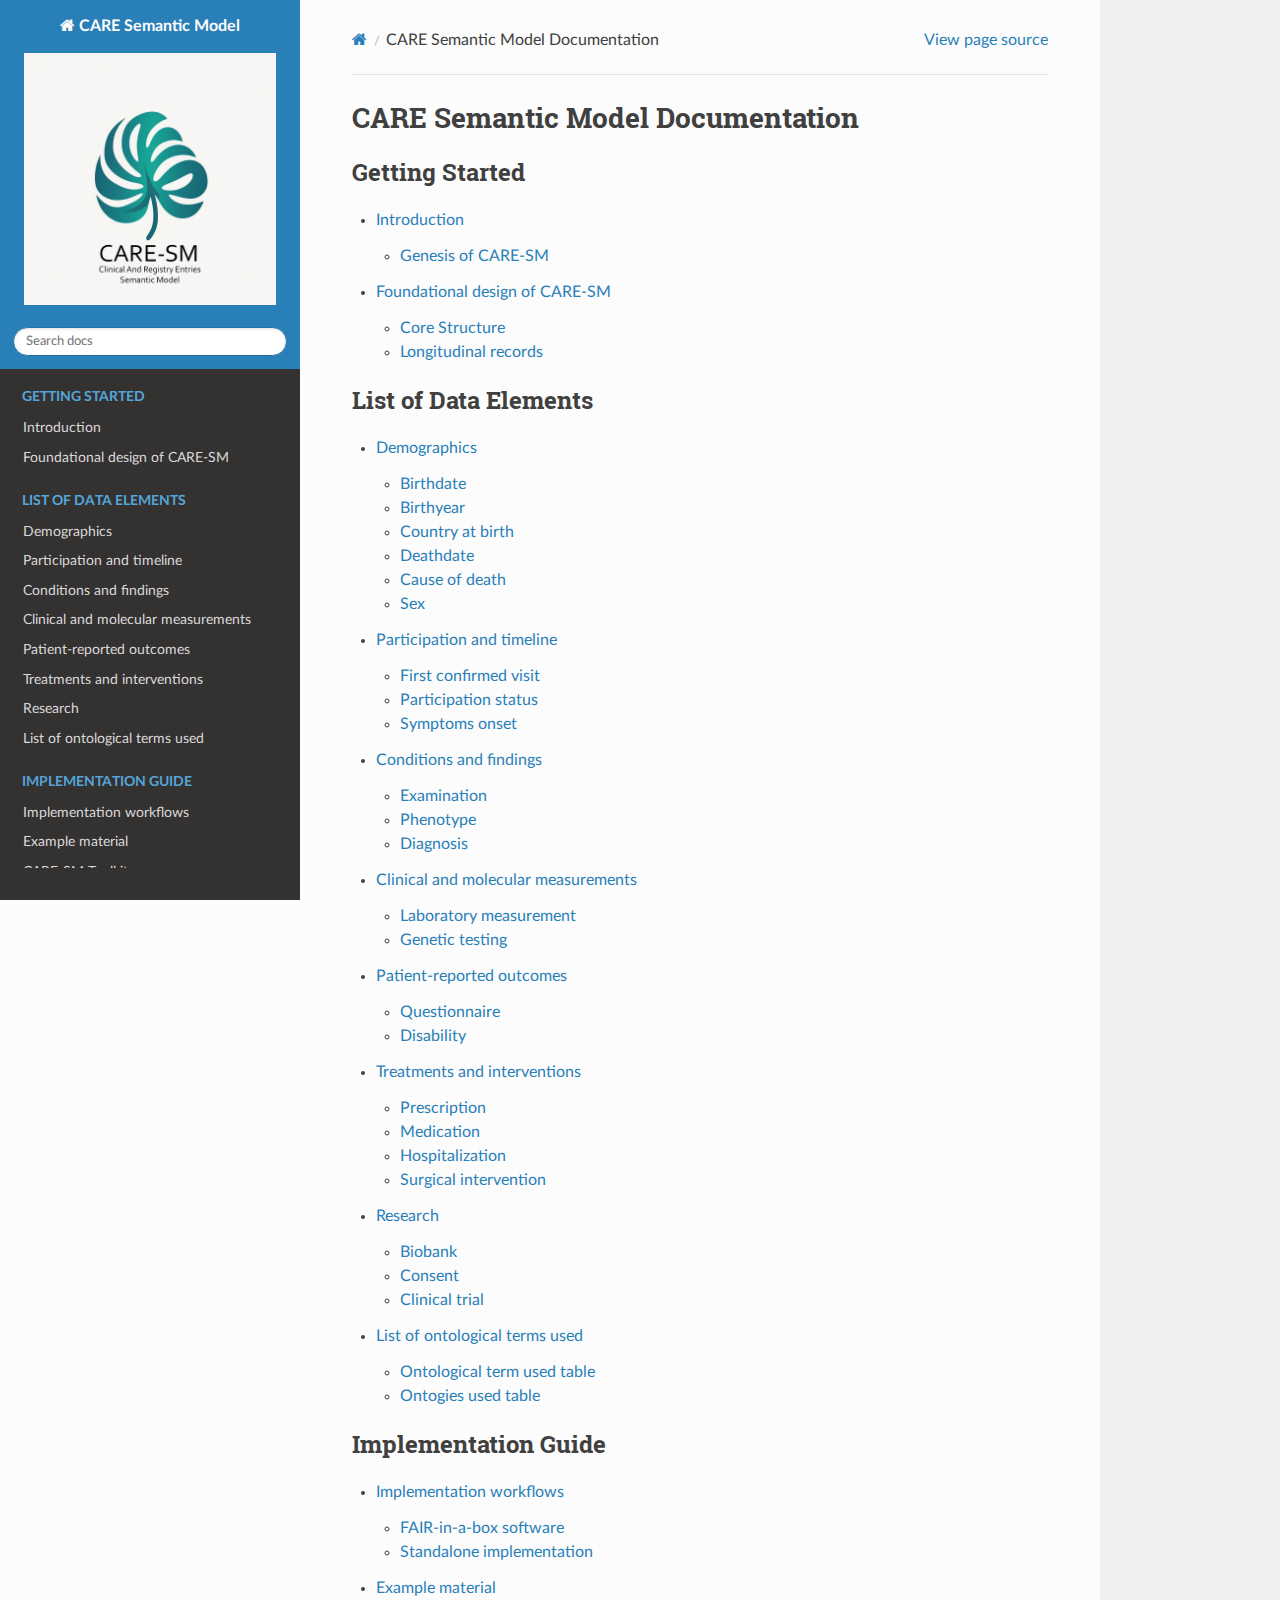
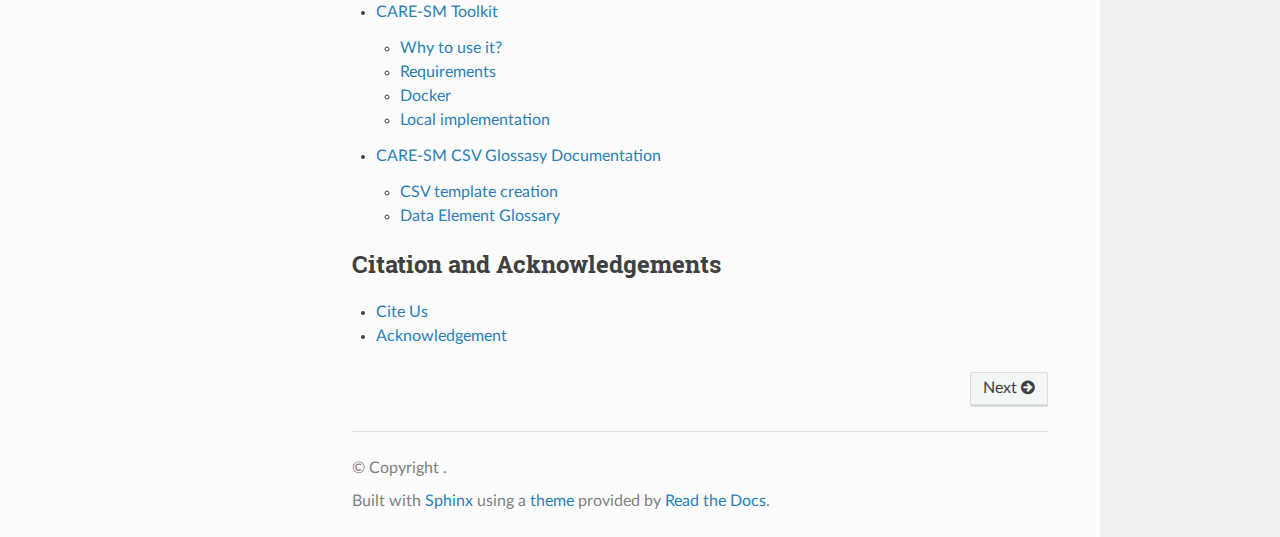
<file: docs/_build/html/index.html>
<!DOCTYPE html>
<html class="writer-html5" lang="en" data-content_root="./">
<head>
  <meta charset="utf-8" /><meta name="viewport" content="width=device-width, initial-scale=1" />

  <meta name="viewport" content="width=device-width, initial-scale=1.0" />
  <title>CARE Semantic Model Documentation &mdash; CARE Semantic Model  documentation</title>
      <link rel="stylesheet" type="text/css" href="_static/pygments.css?v=80d5e7a1" />
      <link rel="stylesheet" type="text/css" href="_static/css/theme.css?v=e59714d7" />
      <link rel="stylesheet" type="text/css" href="_static/custom.css?v=f03e79db" />

  
    <link rel="shortcut icon" href="_static/favicon.png"/>
      <script src="_static/jquery.js?v=5d32c60e"></script>
      <script src="_static/_sphinx_javascript_frameworks_compat.js?v=2cd50e6c"></script>
      <script src="_static/documentation_options.js?v=5929fcd5"></script>
      <script src="_static/doctools.js?v=9bcbadda"></script>
      <script src="_static/sphinx_highlight.js?v=dc90522c"></script>
    <script src="_static/js/theme.js"></script>
    <link rel="index" title="Index" href="genindex.html" />
    <link rel="search" title="Search" href="search.html" />
    <link rel="next" title="Introduction" href="introduction.html" /> 
</head>

<body class="wy-body-for-nav"> 
  <div class="wy-grid-for-nav">
    <nav data-toggle="wy-nav-shift" class="wy-nav-side">
      <div class="wy-side-scroll">
        <div class="wy-side-nav-search" >

          
          
          <a href="#" class="icon icon-home">
            CARE Semantic Model
              <img src="_static/care-sm.png" class="logo" alt="Logo"/>
          </a>
<div role="search">
  <form id="rtd-search-form" class="wy-form" action="search.html" method="get">
    <input type="text" name="q" placeholder="Search docs" aria-label="Search docs" />
    <input type="hidden" name="check_keywords" value="yes" />
    <input type="hidden" name="area" value="default" />
  </form>
</div>
        </div><div class="wy-menu wy-menu-vertical" data-spy="affix" role="navigation" aria-label="Navigation menu">
              <p class="caption" role="heading"><span class="caption-text">Getting Started</span></p>
<ul>
<li class="toctree-l1"><a class="reference internal" href="introduction.html">Introduction</a></li>
<li class="toctree-l1"><a class="reference internal" href="introduction.html#foundational-design-of-care-sm">Foundational design of CARE-SM</a></li>
</ul>
<p class="caption" role="heading"><span class="caption-text">List of Data Elements</span></p>
<ul>
<li class="toctree-l1"><a class="reference internal" href="data_elements.html">Demographics</a></li>
<li class="toctree-l1"><a class="reference internal" href="data_elements.html#participation-and-timeline">Participation and timeline</a></li>
<li class="toctree-l1"><a class="reference internal" href="data_elements.html#conditions-and-findings">Conditions and findings</a></li>
<li class="toctree-l1"><a class="reference internal" href="data_elements.html#clinical-and-molecular-measurements">Clinical and molecular measurements</a></li>
<li class="toctree-l1"><a class="reference internal" href="data_elements.html#patient-reported-outcomes">Patient-reported outcomes</a></li>
<li class="toctree-l1"><a class="reference internal" href="data_elements.html#treatments-and-interventions">Treatments and interventions</a></li>
<li class="toctree-l1"><a class="reference internal" href="data_elements.html#research">Research</a></li>
<li class="toctree-l1"><a class="reference internal" href="data_elements.html#list-of-ontological-terms-used">List of ontological terms used</a></li>
</ul>
<p class="caption" role="heading"><span class="caption-text">Implementation Guide</span></p>
<ul>
<li class="toctree-l1"><a class="reference internal" href="implementation.html">Implementation workflows</a></li>
<li class="toctree-l1"><a class="reference internal" href="implementation.html#example-material">Example material</a></li>
<li class="toctree-l1"><a class="reference internal" href="toolkit.html">CARE-SM Toolkit</a></li>
<li class="toctree-l1"><a class="reference internal" href="glossary.html">CARE-SM CSV Glossasy Documentation</a></li>
</ul>
<p class="caption" role="heading"><span class="caption-text">Citation and Acknowledgements</span></p>
<ul>
<li class="toctree-l1"><a class="reference internal" href="cite.html">Cite Us</a></li>
<li class="toctree-l1"><a class="reference internal" href="acknowledgement.html">Acknowledgement</a></li>
</ul>

        </div>
      </div>
    </nav>

    <section data-toggle="wy-nav-shift" class="wy-nav-content-wrap"><nav class="wy-nav-top" aria-label="Mobile navigation menu" >
          <i data-toggle="wy-nav-top" class="fa fa-bars"></i>
          <a href="#">CARE Semantic Model</a>
      </nav>

      <div class="wy-nav-content">
        <div class="rst-content">
          <div role="navigation" aria-label="Page navigation">
  <ul class="wy-breadcrumbs">
      <li><a href="#" class="icon icon-home" aria-label="Home"></a></li>
      <li class="breadcrumb-item active">CARE Semantic Model Documentation</li>
      <li class="wy-breadcrumbs-aside">
            <a href="_sources/index.md.txt" rel="nofollow"> View page source</a>
      </li>
  </ul>
  <hr/>
</div>
          <div role="main" class="document" itemscope="itemscope" itemtype="http://schema.org/Article">
           <div itemprop="articleBody">
             
  <section id="care-semantic-model-documentation">
<h1>CARE Semantic Model Documentation<a class="headerlink" href="#care-semantic-model-documentation" title="Link to this heading"></a></h1>
<div class="toctree-wrapper compound">
<p class="caption" role="heading"><span class="caption-text">Getting Started</span></p>
<ul>
<li class="toctree-l1"><a class="reference internal" href="introduction.html">Introduction</a><ul>
<li class="toctree-l2"><a class="reference internal" href="introduction.html#genesis-of-care-sm">Genesis of CARE-SM</a></li>
</ul>
</li>
<li class="toctree-l1"><a class="reference internal" href="introduction.html#foundational-design-of-care-sm">Foundational design of CARE-SM</a><ul>
<li class="toctree-l2"><a class="reference internal" href="introduction.html#core-structure">Core Structure</a></li>
<li class="toctree-l2"><a class="reference internal" href="introduction.html#longitudinal-records">Longitudinal records</a></li>
</ul>
</li>
</ul>
</div>
<div class="toctree-wrapper compound">
<p class="caption" role="heading"><span class="caption-text">List of Data Elements</span></p>
<ul>
<li class="toctree-l1"><a class="reference internal" href="data_elements.html">Demographics</a><ul>
<li class="toctree-l2"><a class="reference internal" href="data_elements.html#birthdate">Birthdate</a></li>
<li class="toctree-l2"><a class="reference internal" href="data_elements.html#birthyear">Birthyear</a></li>
<li class="toctree-l2"><a class="reference internal" href="data_elements.html#country-at-birth">Country at birth</a></li>
<li class="toctree-l2"><a class="reference internal" href="data_elements.html#deathdate">Deathdate</a></li>
<li class="toctree-l2"><a class="reference internal" href="data_elements.html#cause-of-death">Cause of death</a></li>
<li class="toctree-l2"><a class="reference internal" href="data_elements.html#sex">Sex</a></li>
</ul>
</li>
<li class="toctree-l1"><a class="reference internal" href="data_elements.html#participation-and-timeline">Participation and timeline</a><ul>
<li class="toctree-l2"><a class="reference internal" href="data_elements.html#first-confirmed-visit">First confirmed visit</a></li>
<li class="toctree-l2"><a class="reference internal" href="data_elements.html#participation-status">Participation status</a></li>
<li class="toctree-l2"><a class="reference internal" href="data_elements.html#symptoms-onset">Symptoms onset</a></li>
</ul>
</li>
<li class="toctree-l1"><a class="reference internal" href="data_elements.html#conditions-and-findings">Conditions and findings</a><ul>
<li class="toctree-l2"><a class="reference internal" href="data_elements.html#examination">Examination</a></li>
<li class="toctree-l2"><a class="reference internal" href="data_elements.html#phenotype">Phenotype</a></li>
<li class="toctree-l2"><a class="reference internal" href="data_elements.html#diagnosis">Diagnosis</a></li>
</ul>
</li>
<li class="toctree-l1"><a class="reference internal" href="data_elements.html#clinical-and-molecular-measurements">Clinical and molecular measurements</a><ul>
<li class="toctree-l2"><a class="reference internal" href="data_elements.html#laboratory-measurement">Laboratory measurement</a></li>
<li class="toctree-l2"><a class="reference internal" href="data_elements.html#genetic-testing">Genetic testing</a></li>
</ul>
</li>
<li class="toctree-l1"><a class="reference internal" href="data_elements.html#patient-reported-outcomes">Patient-reported outcomes</a><ul>
<li class="toctree-l2"><a class="reference internal" href="data_elements.html#questionnaire">Questionnaire</a></li>
<li class="toctree-l2"><a class="reference internal" href="data_elements.html#disability">Disability</a></li>
</ul>
</li>
<li class="toctree-l1"><a class="reference internal" href="data_elements.html#treatments-and-interventions">Treatments and interventions</a><ul>
<li class="toctree-l2"><a class="reference internal" href="data_elements.html#prescription">Prescription</a></li>
<li class="toctree-l2"><a class="reference internal" href="data_elements.html#medication">Medication</a></li>
<li class="toctree-l2"><a class="reference internal" href="data_elements.html#hospitalization">Hospitalization</a></li>
<li class="toctree-l2"><a class="reference internal" href="data_elements.html#surgical-intervention">Surgical intervention</a></li>
</ul>
</li>
<li class="toctree-l1"><a class="reference internal" href="data_elements.html#research">Research</a><ul>
<li class="toctree-l2"><a class="reference internal" href="data_elements.html#biobank">Biobank</a></li>
<li class="toctree-l2"><a class="reference internal" href="data_elements.html#consent">Consent</a></li>
<li class="toctree-l2"><a class="reference internal" href="data_elements.html#clinical-trial">Clinical trial</a></li>
</ul>
</li>
<li class="toctree-l1"><a class="reference internal" href="data_elements.html#list-of-ontological-terms-used">List of ontological terms used</a><ul>
<li class="toctree-l2"><a class="reference internal" href="data_elements.html#ontological-term-used-table">Ontological term used table</a></li>
<li class="toctree-l2"><a class="reference internal" href="data_elements.html#ontogies-used-table">Ontogies used table</a></li>
</ul>
</li>
</ul>
</div>
<div class="toctree-wrapper compound">
<p class="caption" role="heading"><span class="caption-text">Implementation Guide</span></p>
<ul>
<li class="toctree-l1"><a class="reference internal" href="implementation.html">Implementation workflows</a><ul>
<li class="toctree-l2"><a class="reference internal" href="implementation.html#fair-in-a-box-software">FAIR-in-a-box software</a></li>
<li class="toctree-l2"><a class="reference internal" href="implementation.html#standalone-implementation">Standalone implementation</a></li>
</ul>
</li>
<li class="toctree-l1"><a class="reference internal" href="implementation.html#example-material">Example material</a></li>
<li class="toctree-l1"><a class="reference internal" href="toolkit.html">CARE-SM Toolkit</a><ul>
<li class="toctree-l2"><a class="reference internal" href="toolkit.html#why-to-use-it">Why to use it?</a></li>
<li class="toctree-l2"><a class="reference internal" href="toolkit.html#requirements">Requirements</a></li>
<li class="toctree-l2"><a class="reference internal" href="toolkit.html#docker">Docker</a></li>
<li class="toctree-l2"><a class="reference internal" href="toolkit.html#local-implementation">Local implementation</a></li>
</ul>
</li>
<li class="toctree-l1"><a class="reference internal" href="glossary.html">CARE-SM CSV Glossasy Documentation</a><ul>
<li class="toctree-l2"><a class="reference internal" href="glossary.html#csv-template-creation">CSV template creation</a></li>
<li class="toctree-l2"><a class="reference internal" href="glossary.html#data-element-glossary">Data Element Glossary</a></li>
</ul>
</li>
</ul>
</div>
<div class="toctree-wrapper compound">
<p class="caption" role="heading"><span class="caption-text">Citation and Acknowledgements</span></p>
<ul>
<li class="toctree-l1"><a class="reference internal" href="cite.html">Cite Us</a></li>
<li class="toctree-l1"><a class="reference internal" href="acknowledgement.html">Acknowledgement</a></li>
</ul>
</div>
</section>


           </div>
          </div>
          <footer><div class="rst-footer-buttons" role="navigation" aria-label="Footer">
        <a href="introduction.html" class="btn btn-neutral float-right" title="Introduction" accesskey="n" rel="next">Next <span class="fa fa-arrow-circle-right" aria-hidden="true"></span></a>
    </div>

  <hr/>

  <div role="contentinfo">
    <p>&#169; Copyright .</p>
  </div>

  Built with <a href="https://www.sphinx-doc.org/">Sphinx</a> using a
    <a href="https://github.com/readthedocs/sphinx_rtd_theme">theme</a>
    provided by <a href="https://readthedocs.org">Read the Docs</a>.
   

</footer>
        </div>
      </div>
    </section>
  </div>
  <script>
      jQuery(function () {
          SphinxRtdTheme.Navigation.enable(true);
      });
  </script> 

</body>
</html>
</file>
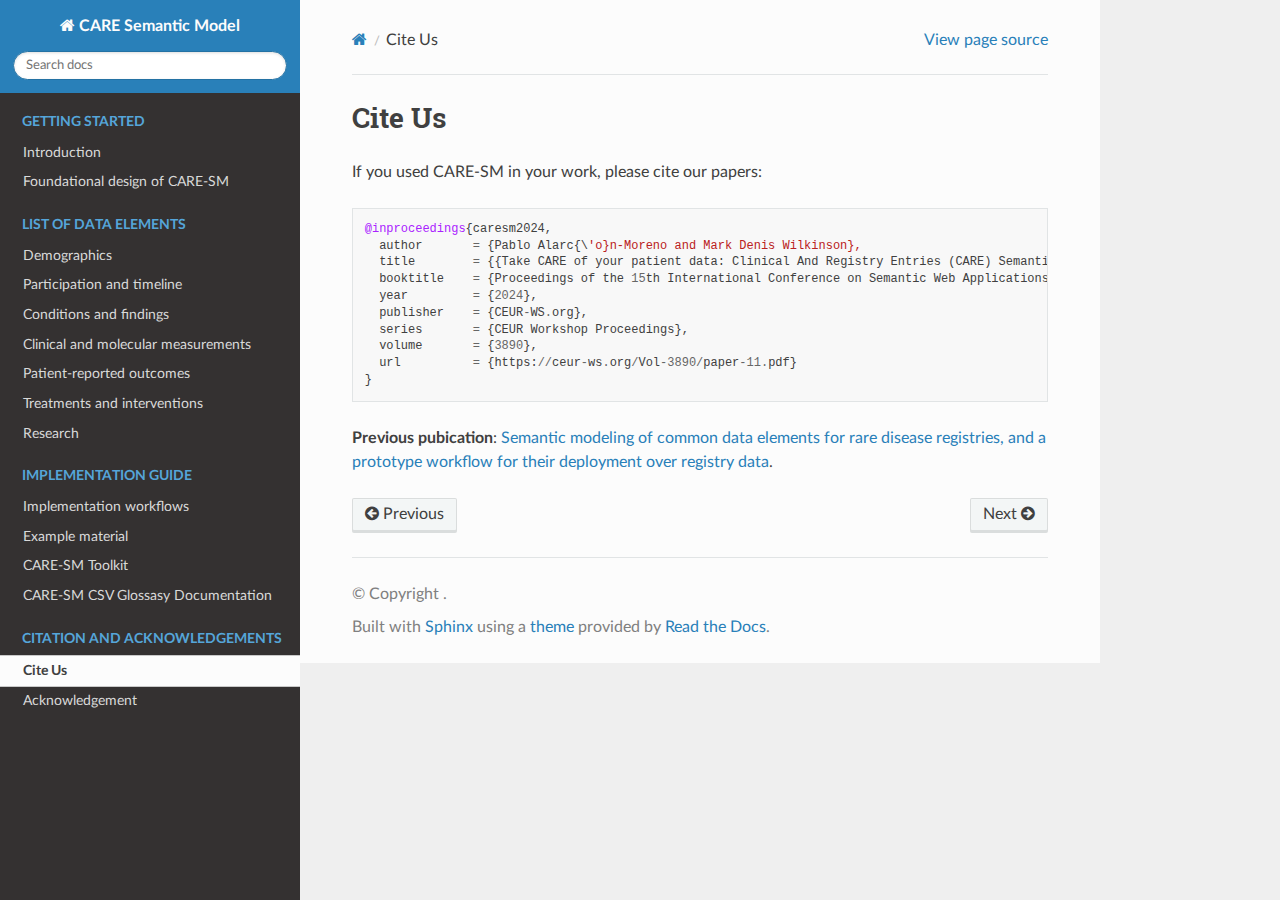
<file: docs/_build/html/cite.html>
<!DOCTYPE html>
<html class="writer-html5" lang="en" data-content_root="./">
<head>
  <meta charset="utf-8" /><meta name="viewport" content="width=device-width, initial-scale=1" />

  <meta name="viewport" content="width=device-width, initial-scale=1.0" />
  <title>Cite Us &mdash; CARE Semantic Model  documentation</title>
      <link rel="stylesheet" type="text/css" href="_static/pygments.css?v=80d5e7a1" />
      <link rel="stylesheet" type="text/css" href="_static/css/theme.css?v=e59714d7" />
      <link rel="stylesheet" type="text/css" href="_static/custom.css?v=f03e79db" />

  
    <link rel="shortcut icon" href="_static/favicon.png"/>
      <script src="_static/jquery.js?v=5d32c60e"></script>
      <script src="_static/_sphinx_javascript_frameworks_compat.js?v=2cd50e6c"></script>
      <script src="_static/documentation_options.js?v=5929fcd5"></script>
      <script src="_static/doctools.js?v=9bcbadda"></script>
      <script src="_static/sphinx_highlight.js?v=dc90522c"></script>
    <script src="_static/js/theme.js"></script>
    <link rel="index" title="Index" href="genindex.html" />
    <link rel="search" title="Search" href="search.html" />
    <link rel="next" title="Acknowledgement" href="acknowledgement.html" />
    <link rel="prev" title="CARE-SM CSV Glossasy Documentation" href="glossary.html" /> 
</head>

<body class="wy-body-for-nav"> 
  <div class="wy-grid-for-nav">
    <nav data-toggle="wy-nav-shift" class="wy-nav-side">
      <div class="wy-side-scroll">
        <div class="wy-side-nav-search" >

          
          
          <a href="index.html" class="icon icon-home">
            CARE Semantic Model
          </a>
<div role="search">
  <form id="rtd-search-form" class="wy-form" action="search.html" method="get">
    <input type="text" name="q" placeholder="Search docs" aria-label="Search docs" />
    <input type="hidden" name="check_keywords" value="yes" />
    <input type="hidden" name="area" value="default" />
  </form>
</div>
        </div><div class="wy-menu wy-menu-vertical" data-spy="affix" role="navigation" aria-label="Navigation menu">
              <p class="caption" role="heading"><span class="caption-text">Getting Started</span></p>
<ul>
<li class="toctree-l1"><a class="reference internal" href="introduction.html">Introduction</a></li>
<li class="toctree-l1"><a class="reference internal" href="introduction.html#foundational-design-of-care-sm">Foundational design of CARE-SM</a></li>
</ul>
<p class="caption" role="heading"><span class="caption-text">List of Data Elements</span></p>
<ul>
<li class="toctree-l1"><a class="reference internal" href="data_elements.html">Demographics</a></li>
<li class="toctree-l1"><a class="reference internal" href="data_elements.html#participation-and-timeline">Participation and timeline</a></li>
<li class="toctree-l1"><a class="reference internal" href="data_elements.html#conditions-and-findings">Conditions and findings</a></li>
<li class="toctree-l1"><a class="reference internal" href="data_elements.html#clinical-and-molecular-measurements">Clinical and molecular measurements</a></li>
<li class="toctree-l1"><a class="reference internal" href="data_elements.html#patient-reported-outcomes">Patient-reported outcomes</a></li>
<li class="toctree-l1"><a class="reference internal" href="data_elements.html#treatments-and-interventions">Treatments and interventions</a></li>
<li class="toctree-l1"><a class="reference internal" href="data_elements.html#research">Research</a></li>
</ul>
<p class="caption" role="heading"><span class="caption-text">Implementation Guide</span></p>
<ul>
<li class="toctree-l1"><a class="reference internal" href="implementation.html">Implementation workflows</a></li>
<li class="toctree-l1"><a class="reference internal" href="implementation.html#example-material">Example material</a></li>
<li class="toctree-l1"><a class="reference internal" href="toolkit.html">CARE-SM Toolkit</a></li>
<li class="toctree-l1"><a class="reference internal" href="glossary.html">CARE-SM CSV Glossasy Documentation</a></li>
</ul>
<p class="caption" role="heading"><span class="caption-text">Citation and Acknowledgements</span></p>
<ul class="current">
<li class="toctree-l1 current"><a class="current reference internal" href="#">Cite Us</a></li>
<li class="toctree-l1"><a class="reference internal" href="acknowledgement.html">Acknowledgement</a></li>
</ul>

        </div>
      </div>
    </nav>

    <section data-toggle="wy-nav-shift" class="wy-nav-content-wrap"><nav class="wy-nav-top" aria-label="Mobile navigation menu" >
          <i data-toggle="wy-nav-top" class="fa fa-bars"></i>
          <a href="index.html">CARE Semantic Model</a>
      </nav>

      <div class="wy-nav-content">
        <div class="rst-content">
          <div role="navigation" aria-label="Page navigation">
  <ul class="wy-breadcrumbs">
      <li><a href="index.html" class="icon icon-home" aria-label="Home"></a></li>
      <li class="breadcrumb-item active">Cite Us</li>
      <li class="wy-breadcrumbs-aside">
            <a href="_sources/cite.md.txt" rel="nofollow"> View page source</a>
      </li>
  </ul>
  <hr/>
</div>
          <div role="main" class="document" itemscope="itemscope" itemtype="http://schema.org/Article">
           <div itemprop="articleBody">
             
  <section id="cite-us">
<h1>Cite Us<a class="headerlink" href="#cite-us" title="Link to this heading"></a></h1>
<p>If you used CARE-SM in your work, please cite our papers:</p>
<div class="highlight-default notranslate"><div class="highlight"><pre><span></span><span class="nd">@inproceedings</span><span class="p">{</span><span class="n">caresm2024</span><span class="p">,</span>
  <span class="n">author</span>       <span class="o">=</span> <span class="p">{</span><span class="n">Pablo</span> <span class="n">Alarc</span><span class="p">{</span>\<span class="s1">&#39;o}n-Moreno and Mark Denis Wilkinson},</span>
  <span class="n">title</span>        <span class="o">=</span> <span class="p">{{</span><span class="n">Take</span> <span class="n">CARE</span> <span class="n">of</span> <span class="n">your</span> <span class="n">patient</span> <span class="n">data</span><span class="p">:</span> <span class="n">Clinical</span> <span class="n">And</span> <span class="n">Registry</span> <span class="n">Entries</span> <span class="p">(</span><span class="n">CARE</span><span class="p">)</span> <span class="n">Semantic</span> <span class="n">Model</span><span class="p">}},</span>
  <span class="n">booktitle</span>    <span class="o">=</span> <span class="p">{</span><span class="n">Proceedings</span> <span class="n">of</span> <span class="n">the</span> <span class="mi">15</span><span class="n">th</span> <span class="n">International</span> <span class="n">Conference</span> <span class="n">on</span> <span class="n">Semantic</span> <span class="n">Web</span> <span class="n">Applications</span> <span class="ow">and</span> <span class="n">Tools</span> <span class="k">for</span> <span class="n">Health</span> <span class="n">Care</span> <span class="ow">and</span> <span class="n">Life</span> <span class="n">Sciences</span> <span class="p">(</span><span class="n">SWAT4HCLS</span> <span class="mi">2024</span><span class="p">)},</span>
  <span class="n">year</span>         <span class="o">=</span> <span class="p">{</span><span class="mi">2024</span><span class="p">},</span>
  <span class="n">publisher</span>    <span class="o">=</span> <span class="p">{</span><span class="n">CEUR</span><span class="o">-</span><span class="n">WS</span><span class="o">.</span><span class="n">org</span><span class="p">},</span>
  <span class="n">series</span>       <span class="o">=</span> <span class="p">{</span><span class="n">CEUR</span> <span class="n">Workshop</span> <span class="n">Proceedings</span><span class="p">},</span>
  <span class="n">volume</span>       <span class="o">=</span> <span class="p">{</span><span class="mi">3890</span><span class="p">},</span>
  <span class="n">url</span>          <span class="o">=</span> <span class="p">{</span><span class="n">https</span><span class="p">:</span><span class="o">//</span><span class="n">ceur</span><span class="o">-</span><span class="n">ws</span><span class="o">.</span><span class="n">org</span><span class="o">/</span><span class="n">Vol</span><span class="o">-</span><span class="mi">3890</span><span class="o">/</span><span class="n">paper</span><span class="o">-</span><span class="mf">11.</span><span class="n">pdf</span><span class="p">}</span>
<span class="p">}</span>
</pre></div>
</div>
<p><strong>Previous pubication</strong>: <a class="reference external" href="https://doi.org/10.1186/s13326-022-00264-6">Semantic modeling of common data elements for rare disease registries, and a prototype workflow for their deployment over registry data</a>.</p>
</section>


           </div>
          </div>
          <footer><div class="rst-footer-buttons" role="navigation" aria-label="Footer">
        <a href="glossary.html" class="btn btn-neutral float-left" title="CARE-SM CSV Glossasy Documentation" accesskey="p" rel="prev"><span class="fa fa-arrow-circle-left" aria-hidden="true"></span> Previous</a>
        <a href="acknowledgement.html" class="btn btn-neutral float-right" title="Acknowledgement" accesskey="n" rel="next">Next <span class="fa fa-arrow-circle-right" aria-hidden="true"></span></a>
    </div>

  <hr/>

  <div role="contentinfo">
    <p>&#169; Copyright .</p>
  </div>

  Built with <a href="https://www.sphinx-doc.org/">Sphinx</a> using a
    <a href="https://github.com/readthedocs/sphinx_rtd_theme">theme</a>
    provided by <a href="https://readthedocs.org">Read the Docs</a>.
   

</footer>
        </div>
      </div>
    </section>
  </div>
  <script>
      jQuery(function () {
          SphinxRtdTheme.Navigation.enable(true);
      });
  </script> 

</body>
</html>
</file>
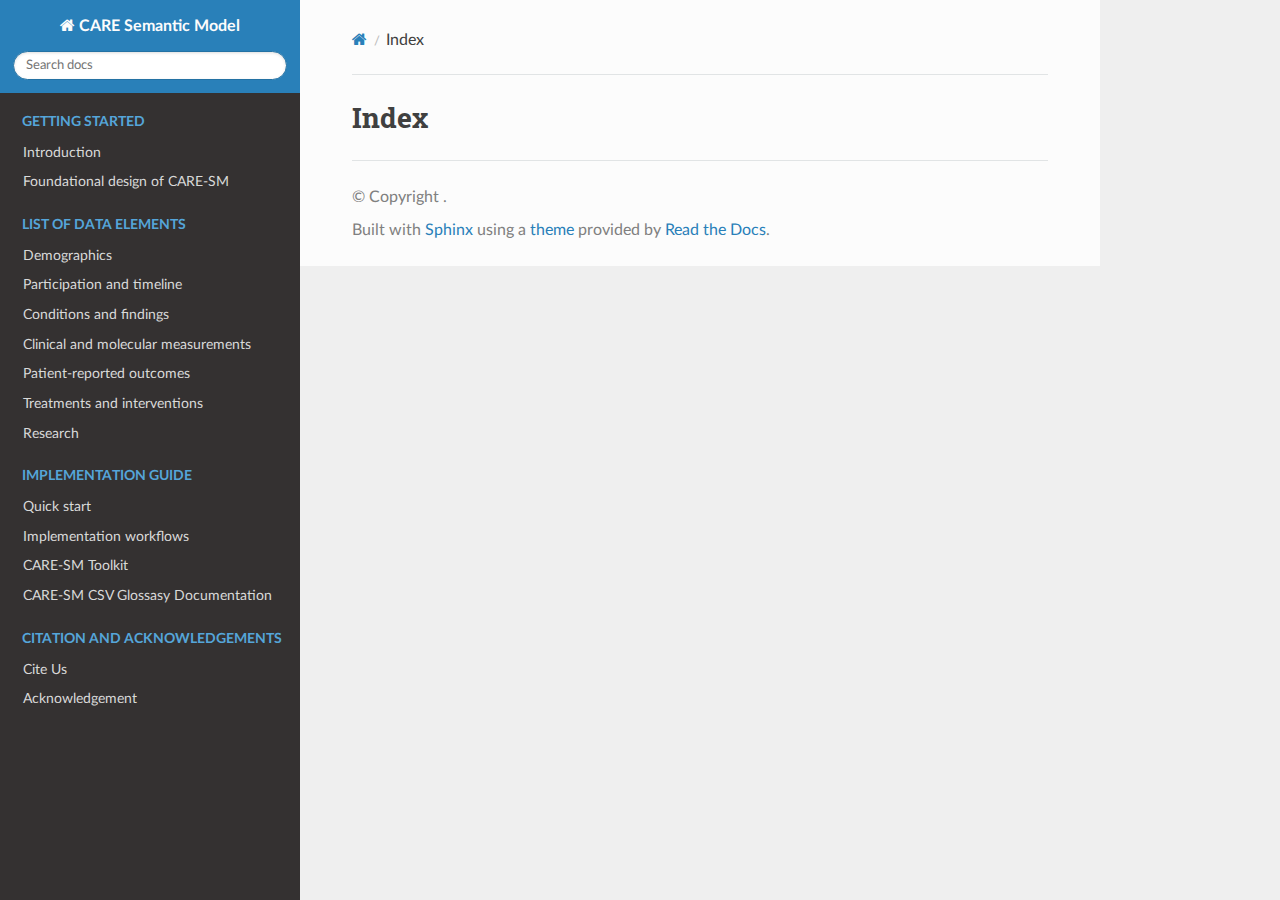
<file: docs/_build/html/genindex.html>
<!DOCTYPE html>
<html class="writer-html5" lang="en" data-content_root="./">
<head>
  <meta charset="utf-8" />
  <meta name="viewport" content="width=device-width, initial-scale=1.0" />
  <title>Index &mdash; CARE Semantic Model  documentation</title>
      <link rel="stylesheet" type="text/css" href="_static/pygments.css?v=80d5e7a1" />
      <link rel="stylesheet" type="text/css" href="_static/css/theme.css?v=e59714d7" />
      <link rel="stylesheet" type="text/css" href="_static/custom.css?v=f03e79db" />

  
    <link rel="shortcut icon" href="_static/favicon.png"/>
      <script src="_static/jquery.js?v=5d32c60e"></script>
      <script src="_static/_sphinx_javascript_frameworks_compat.js?v=2cd50e6c"></script>
      <script src="_static/documentation_options.js?v=5929fcd5"></script>
      <script src="_static/doctools.js?v=9bcbadda"></script>
      <script src="_static/sphinx_highlight.js?v=dc90522c"></script>
    <script src="_static/js/theme.js"></script>
    <link rel="index" title="Index" href="#" />
    <link rel="search" title="Search" href="search.html" /> 
</head>

<body class="wy-body-for-nav"> 
  <div class="wy-grid-for-nav">
    <nav data-toggle="wy-nav-shift" class="wy-nav-side">
      <div class="wy-side-scroll">
        <div class="wy-side-nav-search" >

          
          
          <a href="index.html" class="icon icon-home">
            CARE Semantic Model
          </a>
<div role="search">
  <form id="rtd-search-form" class="wy-form" action="search.html" method="get">
    <input type="text" name="q" placeholder="Search docs" aria-label="Search docs" />
    <input type="hidden" name="check_keywords" value="yes" />
    <input type="hidden" name="area" value="default" />
  </form>
</div>
        </div><div class="wy-menu wy-menu-vertical" data-spy="affix" role="navigation" aria-label="Navigation menu">
              <p class="caption" role="heading"><span class="caption-text">Getting Started</span></p>
<ul>
<li class="toctree-l1"><a class="reference internal" href="introduction.html">Introduction</a></li>
<li class="toctree-l1"><a class="reference internal" href="introduction.html#foundational-design-of-care-sm">Foundational design of CARE-SM</a></li>
</ul>
<p class="caption" role="heading"><span class="caption-text">List of Data Elements</span></p>
<ul>
<li class="toctree-l1"><a class="reference internal" href="data_elements.html">Demographics</a></li>
<li class="toctree-l1"><a class="reference internal" href="data_elements.html#participation-and-timeline">Participation and timeline</a></li>
<li class="toctree-l1"><a class="reference internal" href="data_elements.html#conditions-and-findings">Conditions and findings</a></li>
<li class="toctree-l1"><a class="reference internal" href="data_elements.html#clinical-and-molecular-measurements">Clinical and molecular measurements</a></li>
<li class="toctree-l1"><a class="reference internal" href="data_elements.html#patient-reported-outcomes">Patient-reported outcomes</a></li>
<li class="toctree-l1"><a class="reference internal" href="data_elements.html#treatments-and-interventions">Treatments and interventions</a></li>
<li class="toctree-l1"><a class="reference internal" href="data_elements.html#research">Research</a></li>
</ul>
<p class="caption" role="heading"><span class="caption-text">Implementation Guide</span></p>
<ul>
<li class="toctree-l1"><a class="reference internal" href="implementation.html">Quick start</a></li>
<li class="toctree-l1"><a class="reference internal" href="implementation.html#implementation-workflows">Implementation workflows</a></li>
<li class="toctree-l1"><a class="reference internal" href="toolkit.html">CARE-SM Toolkit</a></li>
<li class="toctree-l1"><a class="reference internal" href="glossary.html">CARE-SM CSV Glossasy Documentation</a></li>
</ul>
<p class="caption" role="heading"><span class="caption-text">Citation and Acknowledgements</span></p>
<ul>
<li class="toctree-l1"><a class="reference internal" href="cite.html">Cite Us</a></li>
<li class="toctree-l1"><a class="reference internal" href="acknowledgement.html">Acknowledgement</a></li>
</ul>

        </div>
      </div>
    </nav>

    <section data-toggle="wy-nav-shift" class="wy-nav-content-wrap"><nav class="wy-nav-top" aria-label="Mobile navigation menu" >
          <i data-toggle="wy-nav-top" class="fa fa-bars"></i>
          <a href="index.html">CARE Semantic Model</a>
      </nav>

      <div class="wy-nav-content">
        <div class="rst-content">
          <div role="navigation" aria-label="Page navigation">
  <ul class="wy-breadcrumbs">
      <li><a href="index.html" class="icon icon-home" aria-label="Home"></a></li>
      <li class="breadcrumb-item active">Index</li>
      <li class="wy-breadcrumbs-aside">
      </li>
  </ul>
  <hr/>
</div>
          <div role="main" class="document" itemscope="itemscope" itemtype="http://schema.org/Article">
           <div itemprop="articleBody">
             

<h1 id="index">Index</h1>

<div class="genindex-jumpbox">
 
</div>


           </div>
          </div>
          <footer>

  <hr/>

  <div role="contentinfo">
    <p>&#169; Copyright .</p>
  </div>

  Built with <a href="https://www.sphinx-doc.org/">Sphinx</a> using a
    <a href="https://github.com/readthedocs/sphinx_rtd_theme">theme</a>
    provided by <a href="https://readthedocs.org">Read the Docs</a>.
   

</footer>
        </div>
      </div>
    </section>
  </div>
  <script>
      jQuery(function () {
          SphinxRtdTheme.Navigation.enable(true);
      });
  </script> 

</body>
</html>
</file>
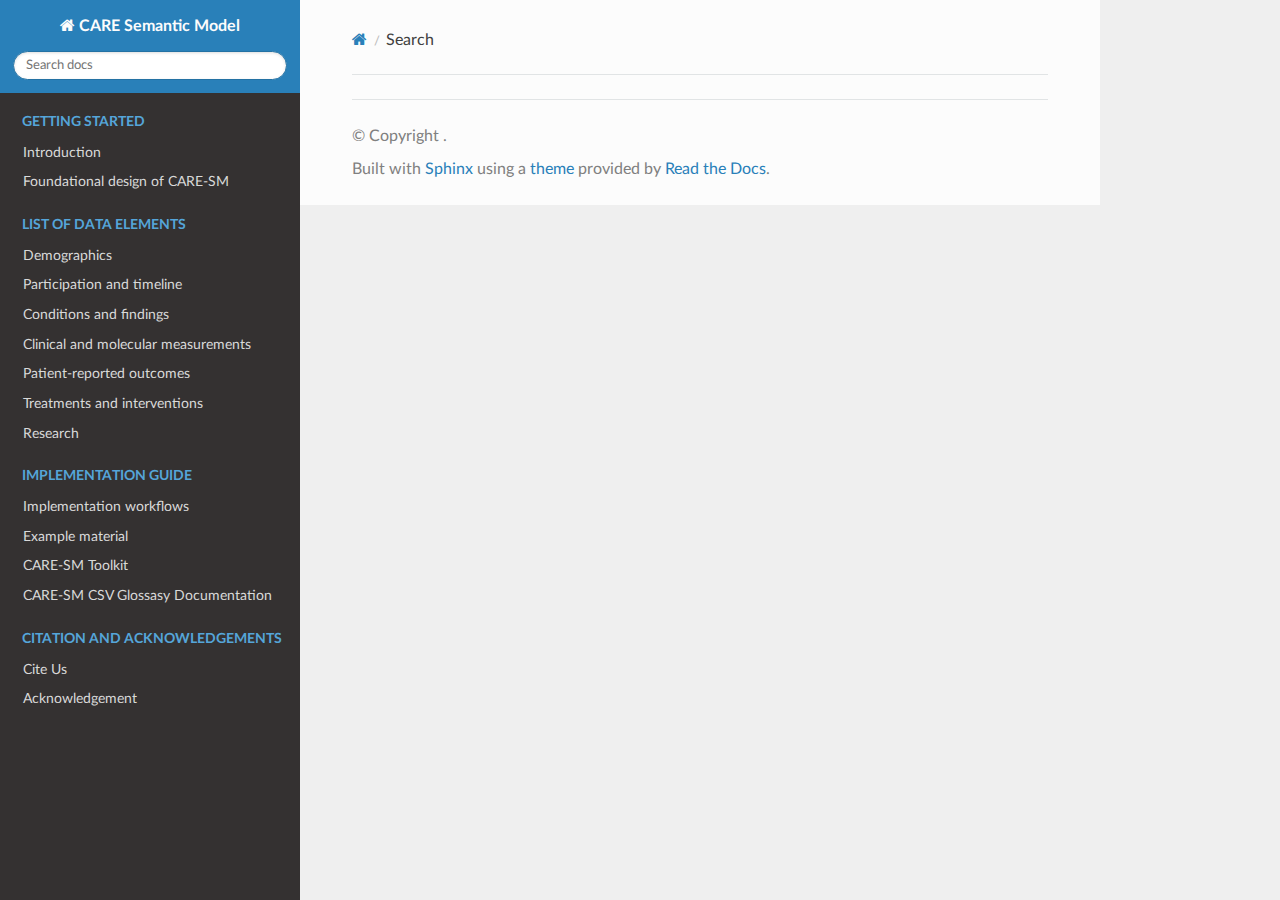
<file: docs/_build/html/search.html>
<!DOCTYPE html>
<html class="writer-html5" lang="en" data-content_root="./">
<head>
  <meta charset="utf-8" />
  <meta name="viewport" content="width=device-width, initial-scale=1.0" />
  <title>Search &mdash; CARE Semantic Model  documentation</title>
      <link rel="stylesheet" type="text/css" href="_static/pygments.css?v=b86133f3" />
      <link rel="stylesheet" type="text/css" href="_static/css/theme.css?v=e59714d7" />
      <link rel="stylesheet" type="text/css" href="_static/custom.css?v=f03e79db" />

  
    <link rel="shortcut icon" href="_static/favicon.png"/>
    
      <script src="_static/jquery.js?v=5d32c60e"></script>
      <script src="_static/_sphinx_javascript_frameworks_compat.js?v=2cd50e6c"></script>
      <script src="_static/documentation_options.js?v=5929fcd5"></script>
      <script src="_static/doctools.js?v=9bcbadda"></script>
      <script src="_static/sphinx_highlight.js?v=dc90522c"></script>
    <script src="_static/js/theme.js"></script>
    <script src="_static/searchtools.js"></script>
    <script src="_static/language_data.js"></script>
    <link rel="index" title="Index" href="genindex.html" />
    <link rel="search" title="Search" href="#" /> 
</head>

<body class="wy-body-for-nav"> 
  <div class="wy-grid-for-nav">
    <nav data-toggle="wy-nav-shift" class="wy-nav-side">
      <div class="wy-side-scroll">
        <div class="wy-side-nav-search" >

          
          
          <a href="index.html" class="icon icon-home">
            CARE Semantic Model
          </a>
<div role="search">
  <form id="rtd-search-form" class="wy-form" action="#" method="get">
    <input type="text" name="q" placeholder="Search docs" aria-label="Search docs" />
    <input type="hidden" name="check_keywords" value="yes" />
    <input type="hidden" name="area" value="default" />
  </form>
</div>
        </div><div class="wy-menu wy-menu-vertical" data-spy="affix" role="navigation" aria-label="Navigation menu">
              <p class="caption" role="heading"><span class="caption-text">Getting Started</span></p>
<ul>
<li class="toctree-l1"><a class="reference internal" href="introduction.html">Introduction</a></li>
<li class="toctree-l1"><a class="reference internal" href="introduction.html#foundational-design-of-care-sm">Foundational design of CARE-SM</a></li>
</ul>
<p class="caption" role="heading"><span class="caption-text">List of Data Elements</span></p>
<ul>
<li class="toctree-l1"><a class="reference internal" href="data_elements.html">Demographics</a></li>
<li class="toctree-l1"><a class="reference internal" href="data_elements.html#participation-and-timeline">Participation and timeline</a></li>
<li class="toctree-l1"><a class="reference internal" href="data_elements.html#conditions-and-findings">Conditions and findings</a></li>
<li class="toctree-l1"><a class="reference internal" href="data_elements.html#clinical-and-molecular-measurements">Clinical and molecular measurements</a></li>
<li class="toctree-l1"><a class="reference internal" href="data_elements.html#patient-reported-outcomes">Patient-reported outcomes</a></li>
<li class="toctree-l1"><a class="reference internal" href="data_elements.html#treatments-and-interventions">Treatments and interventions</a></li>
<li class="toctree-l1"><a class="reference internal" href="data_elements.html#research">Research</a></li>
</ul>
<p class="caption" role="heading"><span class="caption-text">Implementation Guide</span></p>
<ul>
<li class="toctree-l1"><a class="reference internal" href="implementation.html">Implementation workflows</a></li>
<li class="toctree-l1"><a class="reference internal" href="implementation.html#example-material">Example material</a></li>
<li class="toctree-l1"><a class="reference internal" href="toolkit.html">CARE-SM Toolkit</a></li>
<li class="toctree-l1"><a class="reference internal" href="glossary.html">CARE-SM CSV Glossasy Documentation</a></li>
</ul>
<p class="caption" role="heading"><span class="caption-text">Citation and Acknowledgements</span></p>
<ul>
<li class="toctree-l1"><a class="reference internal" href="cite.html">Cite Us</a></li>
<li class="toctree-l1"><a class="reference internal" href="acknowledgement.html">Acknowledgement</a></li>
</ul>

        </div>
      </div>
    </nav>

    <section data-toggle="wy-nav-shift" class="wy-nav-content-wrap"><nav class="wy-nav-top" aria-label="Mobile navigation menu" >
          <i data-toggle="wy-nav-top" class="fa fa-bars"></i>
          <a href="index.html">CARE Semantic Model</a>
      </nav>

      <div class="wy-nav-content">
        <div class="rst-content">
          <div role="navigation" aria-label="Page navigation">
  <ul class="wy-breadcrumbs">
      <li><a href="index.html" class="icon icon-home" aria-label="Home"></a></li>
      <li class="breadcrumb-item active">Search</li>
      <li class="wy-breadcrumbs-aside">
      </li>
  </ul>
  <hr/>
</div>
          <div role="main" class="document" itemscope="itemscope" itemtype="http://schema.org/Article">
           <div itemprop="articleBody">
             
  <noscript>
  <div id="fallback" class="admonition warning">
    <p class="last">
      Please activate JavaScript to enable the search functionality.
    </p>
  </div>
  </noscript>

  
  <div id="search-results">
  
  </div>

           </div>
          </div>
          <footer>

  <hr/>

  <div role="contentinfo">
    <p>&#169; Copyright .</p>
  </div>

  Built with <a href="https://www.sphinx-doc.org/">Sphinx</a> using a
    <a href="https://github.com/readthedocs/sphinx_rtd_theme">theme</a>
    provided by <a href="https://readthedocs.org">Read the Docs</a>.
   

</footer>
        </div>
      </div>
    </section>
  </div>
  <script>
      jQuery(function () {
          SphinxRtdTheme.Navigation.enable(true);
      });
  </script>
  <script>
    jQuery(function() { Search.loadIndex("searchindex.js"); });
  </script>
  
  <script id="searchindexloader"></script>
   


</body>
</html>
</file>
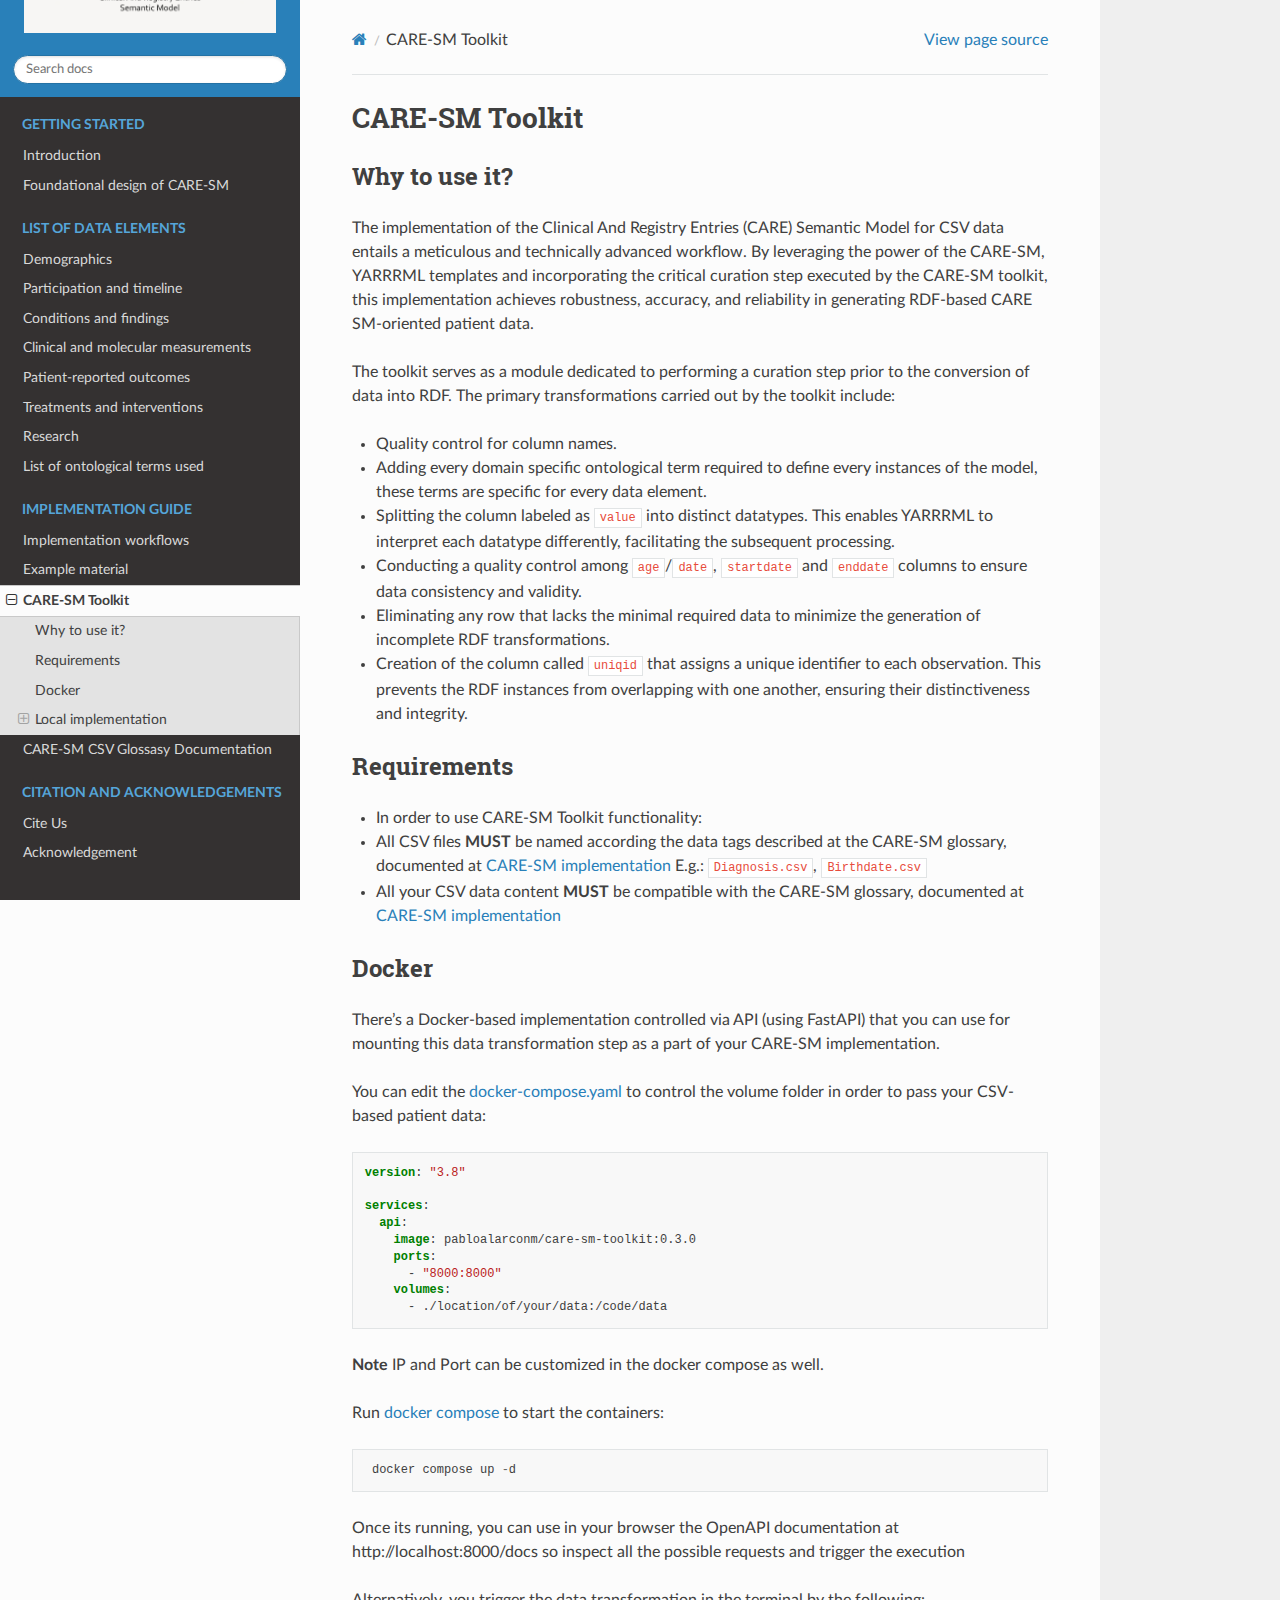
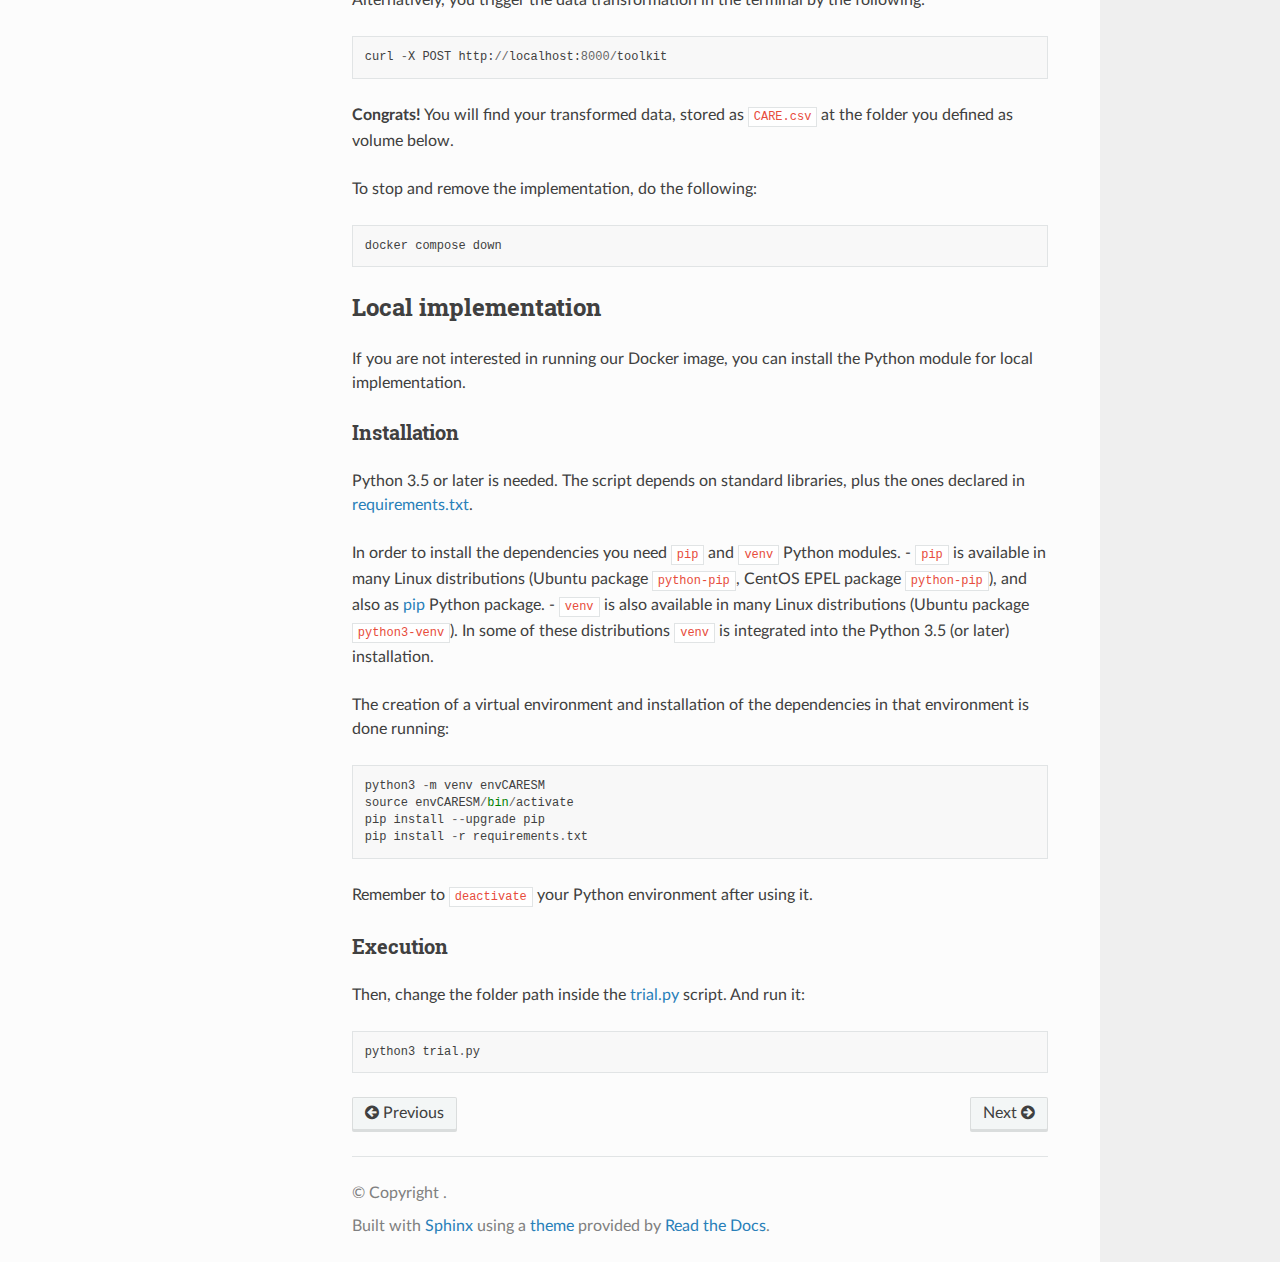
<file: docs/_build/html/toolkit.html>
<!DOCTYPE html>
<html class="writer-html5" lang="en" data-content_root="./">
<head>
  <meta charset="utf-8" /><meta name="viewport" content="width=device-width, initial-scale=1" />

  <meta name="viewport" content="width=device-width, initial-scale=1.0" />
  <title>CARE-SM Toolkit &mdash; CARE Semantic Model  documentation</title>
      <link rel="stylesheet" type="text/css" href="_static/pygments.css?v=b86133f3" />
      <link rel="stylesheet" type="text/css" href="_static/css/theme.css?v=e59714d7" />
      <link rel="stylesheet" type="text/css" href="_static/custom.css?v=f03e79db" />

  
    <link rel="shortcut icon" href="_static/favicon.png"/>
      <script src="_static/jquery.js?v=5d32c60e"></script>
      <script src="_static/_sphinx_javascript_frameworks_compat.js?v=2cd50e6c"></script>
      <script src="_static/documentation_options.js?v=5929fcd5"></script>
      <script src="_static/doctools.js?v=9bcbadda"></script>
      <script src="_static/sphinx_highlight.js?v=dc90522c"></script>
    <script src="_static/js/theme.js"></script>
    <link rel="index" title="Index" href="genindex.html" />
    <link rel="search" title="Search" href="search.html" />
    <link rel="next" title="CARE-SM CSV Glossasy Documentation" href="glossary.html" />
    <link rel="prev" title="Implementation workflows" href="implementation.html" /> 
</head>

<body class="wy-body-for-nav"> 
  <div class="wy-grid-for-nav">
    <nav data-toggle="wy-nav-shift" class="wy-nav-side">
      <div class="wy-side-scroll">
        <div class="wy-side-nav-search" >

          
          
          <a href="index.html" class="icon icon-home">
            CARE Semantic Model
              <img src="_static/care-sm.png" class="logo" alt="Logo"/>
          </a>
<div role="search">
  <form id="rtd-search-form" class="wy-form" action="search.html" method="get">
    <input type="text" name="q" placeholder="Search docs" aria-label="Search docs" />
    <input type="hidden" name="check_keywords" value="yes" />
    <input type="hidden" name="area" value="default" />
  </form>
</div>
        </div><div class="wy-menu wy-menu-vertical" data-spy="affix" role="navigation" aria-label="Navigation menu">
              <p class="caption" role="heading"><span class="caption-text">Getting Started</span></p>
<ul>
<li class="toctree-l1"><a class="reference internal" href="introduction.html">Introduction</a></li>
<li class="toctree-l1"><a class="reference internal" href="introduction.html#foundational-design-of-care-sm">Foundational design of CARE-SM</a></li>
</ul>
<p class="caption" role="heading"><span class="caption-text">List of Data Elements</span></p>
<ul>
<li class="toctree-l1"><a class="reference internal" href="data_elements.html">Demographics</a></li>
<li class="toctree-l1"><a class="reference internal" href="data_elements.html#participation-and-timeline">Participation and timeline</a></li>
<li class="toctree-l1"><a class="reference internal" href="data_elements.html#conditions-and-findings">Conditions and findings</a></li>
<li class="toctree-l1"><a class="reference internal" href="data_elements.html#clinical-and-molecular-measurements">Clinical and molecular measurements</a></li>
<li class="toctree-l1"><a class="reference internal" href="data_elements.html#patient-reported-outcomes">Patient-reported outcomes</a></li>
<li class="toctree-l1"><a class="reference internal" href="data_elements.html#treatments-and-interventions">Treatments and interventions</a></li>
<li class="toctree-l1"><a class="reference internal" href="data_elements.html#research">Research</a></li>
<li class="toctree-l1"><a class="reference internal" href="data_elements.html#list-of-ontological-terms-used">List of ontological terms used</a></li>
</ul>
<p class="caption" role="heading"><span class="caption-text">Implementation Guide</span></p>
<ul class="current">
<li class="toctree-l1"><a class="reference internal" href="implementation.html">Implementation workflows</a></li>
<li class="toctree-l1"><a class="reference internal" href="implementation.html#example-material">Example material</a></li>
<li class="toctree-l1 current"><a class="current reference internal" href="#">CARE-SM Toolkit</a><ul>
<li class="toctree-l2"><a class="reference internal" href="#why-to-use-it">Why to use it?</a></li>
<li class="toctree-l2"><a class="reference internal" href="#requirements">Requirements</a></li>
<li class="toctree-l2"><a class="reference internal" href="#docker">Docker</a></li>
<li class="toctree-l2"><a class="reference internal" href="#local-implementation">Local implementation</a><ul>
<li class="toctree-l3"><a class="reference internal" href="#installation">Installation</a></li>
<li class="toctree-l3"><a class="reference internal" href="#execution">Execution</a></li>
</ul>
</li>
</ul>
</li>
<li class="toctree-l1"><a class="reference internal" href="glossary.html">CARE-SM CSV Glossasy Documentation</a></li>
</ul>
<p class="caption" role="heading"><span class="caption-text">Citation and Acknowledgements</span></p>
<ul>
<li class="toctree-l1"><a class="reference internal" href="cite.html">Cite Us</a></li>
<li class="toctree-l1"><a class="reference internal" href="acknowledgement.html">Acknowledgement</a></li>
</ul>

        </div>
      </div>
    </nav>

    <section data-toggle="wy-nav-shift" class="wy-nav-content-wrap"><nav class="wy-nav-top" aria-label="Mobile navigation menu" >
          <i data-toggle="wy-nav-top" class="fa fa-bars"></i>
          <a href="index.html">CARE Semantic Model</a>
      </nav>

      <div class="wy-nav-content">
        <div class="rst-content">
          <div role="navigation" aria-label="Page navigation">
  <ul class="wy-breadcrumbs">
      <li><a href="index.html" class="icon icon-home" aria-label="Home"></a></li>
      <li class="breadcrumb-item active">CARE-SM Toolkit</li>
      <li class="wy-breadcrumbs-aside">
            <a href="_sources/toolkit.md.txt" rel="nofollow"> View page source</a>
      </li>
  </ul>
  <hr/>
</div>
          <div role="main" class="document" itemscope="itemscope" itemtype="http://schema.org/Article">
           <div itemprop="articleBody">
             
  <section id="care-sm-toolkit">
<h1>CARE-SM Toolkit<a class="headerlink" href="#care-sm-toolkit" title="Link to this heading"></a></h1>
<section id="why-to-use-it">
<h2>Why to use it?<a class="headerlink" href="#why-to-use-it" title="Link to this heading"></a></h2>
<p>The implementation of the Clinical And Registry Entries (CARE) Semantic Model for CSV data entails a meticulous and technically advanced workflow. By leveraging the power of the CARE-SM, YARRRML templates and incorporating the critical curation step executed by the CARE-SM toolkit, this implementation achieves robustness, accuracy, and reliability in generating RDF-based CARE SM-oriented patient data.</p>
<p>The toolkit serves as a module dedicated to performing a curation step prior to the conversion of data into RDF. The primary transformations carried out by the toolkit include:</p>
<ul class="simple">
<li><p>Quality control for column names.</p></li>
<li><p>Adding every domain specific ontological term required to define every instances of the model, these terms are specific for every data element.</p></li>
<li><p>Splitting the column labeled as <code class="docutils literal notranslate"><span class="pre">value</span></code> into distinct datatypes. This enables YARRRML to interpret each datatype differently, facilitating the subsequent processing.</p></li>
<li><p>Conducting a quality control among <code class="docutils literal notranslate"><span class="pre">age</span></code>/<code class="docutils literal notranslate"><span class="pre">date</span></code>, <code class="docutils literal notranslate"><span class="pre">startdate</span></code> and <code class="docutils literal notranslate"><span class="pre">enddate</span></code> columns to ensure data consistency and validity.</p></li>
<li><p>Eliminating any row that lacks the minimal required data to minimize the generation of incomplete RDF transformations.</p></li>
<li><p>Creation of the column called <code class="docutils literal notranslate"><span class="pre">uniqid</span></code> that assigns a unique identifier to each observation. This prevents the RDF instances from overlapping with one another, ensuring their distinctiveness and integrity.</p></li>
</ul>
</section>
<section id="requirements">
<h2>Requirements<a class="headerlink" href="#requirements" title="Link to this heading"></a></h2>
<ul class="simple">
<li><p>In order to use CARE-SM Toolkit functionality:</p></li>
<li><p>All CSV files <strong>MUST</strong> be named according the data tags described at the CARE-SM glossary, documented at <a class="reference external" href="https://github.com/CARE-SM/CARE-SM-Implementation/blob/main/CSV/README.md">CARE-SM implementation</a> E.g.: <code class="docutils literal notranslate"><span class="pre">Diagnosis.csv</span></code>, <code class="docutils literal notranslate"><span class="pre">Birthdate.csv</span></code></p></li>
<li><p>All your CSV data content <strong>MUST</strong> be compatible with the CARE-SM glossary, documented at <a class="reference external" href="https://github.com/CARE-SM/CARE-SM-Implementation/blob/main/CSV/README.md">CARE-SM implementation</a></p></li>
</ul>
</section>
<section id="docker">
<h2>Docker<a class="headerlink" href="#docker" title="Link to this heading"></a></h2>
<p>There’s a Docker-based implementation controlled via API (using FastAPI) that you can use for mounting this data transformation step as a part of your CARE-SM implementation.</p>
<p>You can edit the <a class="reference external" href="https://github.com/CARE-SM/CARE-SM-Toolkit/blob/main/toolkit/API/docker-compose.yaml">docker-compose.yaml</a> to control the volume folder in order to pass your CSV-based patient data:</p>
<div class="highlight-yaml notranslate"><div class="highlight"><pre><span></span><span class="nt">version</span><span class="p">:</span><span class="w"> </span><span class="s">&quot;3.8&quot;</span>

<span class="nt">services</span><span class="p">:</span>
<span class="w">  </span><span class="nt">api</span><span class="p">:</span>
<span class="w">    </span><span class="nt">image</span><span class="p">:</span><span class="w"> </span><span class="l l-Scalar l-Scalar-Plain">pabloalarconm/care-sm-toolkit:0.3.0</span>
<span class="w">    </span><span class="nt">ports</span><span class="p">:</span>
<span class="w">      </span><span class="p p-Indicator">-</span><span class="w"> </span><span class="s">&quot;8000:8000&quot;</span>
<span class="w">    </span><span class="nt">volumes</span><span class="p">:</span>
<span class="w">      </span><span class="p p-Indicator">-</span><span class="w"> </span><span class="l l-Scalar l-Scalar-Plain">./location/of/your/data:/code/data</span>
</pre></div>
</div>
<p><strong>Note</strong> IP and Port can be customized in the docker compose as well.</p>
<p>Run <a class="reference external" href="https://docs.docker.com/compose/">docker compose</a> to start the containers:</p>
<div class="highlight-default notranslate"><div class="highlight"><pre><span></span> <span class="n">docker</span> <span class="n">compose</span> <span class="n">up</span> <span class="o">-</span><span class="n">d</span>
</pre></div>
</div>
<p>Once its running, you can use in your browser the OpenAPI documentation at http://localhost:8000/docs so inspect all the possible requests and trigger the execution</p>
<p>Alternatively, you trigger the data transformation in the terminal by the following:</p>
<div class="highlight-default notranslate"><div class="highlight"><pre><span></span><span class="n">curl</span> <span class="o">-</span><span class="n">X</span> <span class="n">POST</span> <span class="n">http</span><span class="p">:</span><span class="o">//</span><span class="n">localhost</span><span class="p">:</span><span class="mi">8000</span><span class="o">/</span><span class="n">toolkit</span>
</pre></div>
</div>
<p><strong>Congrats!</strong> You will find your transformed data, stored as <code class="docutils literal notranslate"><span class="pre">CARE.csv</span></code> at the folder you defined as volume below.</p>
<p>To stop and remove the implementation, do the following:</p>
<div class="highlight-default notranslate"><div class="highlight"><pre><span></span><span class="n">docker</span> <span class="n">compose</span> <span class="n">down</span>
</pre></div>
</div>
</section>
<section id="local-implementation">
<h2>Local implementation<a class="headerlink" href="#local-implementation" title="Link to this heading"></a></h2>
<p>If you are not interested in running our Docker image, you can install the Python module for local implementation.</p>
<section id="installation">
<h3>Installation<a class="headerlink" href="#installation" title="Link to this heading"></a></h3>
<p>Python 3.5 or later is needed. The script depends on standard libraries, plus the ones declared in <a class="reference external" href="https://github.com/CARE-SM/CARE-SM-Toolkit/blob/main/requirements.txt">requirements.txt</a>.</p>
<p>In order to install the dependencies you need <code class="docutils literal notranslate"><span class="pre">pip</span></code> and <code class="docutils literal notranslate"><span class="pre">venv</span></code> Python modules.
- <code class="docutils literal notranslate"><span class="pre">pip</span></code> is available in many Linux distributions (Ubuntu package <code class="docutils literal notranslate"><span class="pre">python-pip</span></code>, CentOS EPEL package <code class="docutils literal notranslate"><span class="pre">python-pip</span></code>), and also as <a class="reference external" href="https://pip.pypa.io/en/stable/">pip</a> Python package.
- <code class="docutils literal notranslate"><span class="pre">venv</span></code> is also available in many Linux distributions (Ubuntu package <code class="docutils literal notranslate"><span class="pre">python3-venv</span></code>). In some of these distributions <code class="docutils literal notranslate"><span class="pre">venv</span></code> is integrated into the Python 3.5 (or later) installation.</p>
<p>The creation of a virtual environment and installation of the dependencies in that environment is done running:</p>
<div class="highlight-default notranslate"><div class="highlight"><pre><span></span><span class="n">python3</span> <span class="o">-</span><span class="n">m</span> <span class="n">venv</span> <span class="n">envCARESM</span>
<span class="n">source</span> <span class="n">envCARESM</span><span class="o">/</span><span class="nb">bin</span><span class="o">/</span><span class="n">activate</span>
<span class="n">pip</span> <span class="n">install</span> <span class="o">--</span><span class="n">upgrade</span> <span class="n">pip</span>
<span class="n">pip</span> <span class="n">install</span> <span class="o">-</span><span class="n">r</span> <span class="n">requirements</span><span class="o">.</span><span class="n">txt</span>
</pre></div>
</div>
<p>Remember to <code class="docutils literal notranslate"><span class="pre">deactivate</span></code> your Python environment after using it.</p>
</section>
<section id="execution">
<h3>Execution<a class="headerlink" href="#execution" title="Link to this heading"></a></h3>
<p>Then, change the folder path inside the <a class="reference external" href="https://github.com/CARE-SM/CARE-SM-Toolkit/blob/main/trial.py">trial.py</a> script. And run it:</p>
<div class="highlight-default notranslate"><div class="highlight"><pre><span></span><span class="n">python3</span> <span class="n">trial</span><span class="o">.</span><span class="n">py</span>
</pre></div>
</div>
</section>
</section>
</section>


           </div>
          </div>
          <footer><div class="rst-footer-buttons" role="navigation" aria-label="Footer">
        <a href="implementation.html" class="btn btn-neutral float-left" title="Implementation workflows" accesskey="p" rel="prev"><span class="fa fa-arrow-circle-left" aria-hidden="true"></span> Previous</a>
        <a href="glossary.html" class="btn btn-neutral float-right" title="CARE-SM CSV Glossasy Documentation" accesskey="n" rel="next">Next <span class="fa fa-arrow-circle-right" aria-hidden="true"></span></a>
    </div>

  <hr/>

  <div role="contentinfo">
    <p>&#169; Copyright .</p>
  </div>

  Built with <a href="https://www.sphinx-doc.org/">Sphinx</a> using a
    <a href="https://github.com/readthedocs/sphinx_rtd_theme">theme</a>
    provided by <a href="https://readthedocs.org">Read the Docs</a>.
   

</footer>
        </div>
      </div>
    </section>
  </div>
  <script>
      jQuery(function () {
          SphinxRtdTheme.Navigation.enable(true);
      });
  </script> 

</body>
</html>
</file>
<file: docs/_build/html/_static/pygments.css>
pre { line-height: 125%; }
td.linenos .normal { color: inherit; background-color: transparent; padding-left: 5px; padding-right: 5px; }
span.linenos { color: inherit; background-color: transparent; padding-left: 5px; padding-right: 5px; }
td.linenos .special { color: #000000; background-color: #ffffc0; padding-left: 5px; padding-right: 5px; }
span.linenos.special { color: #000000; background-color: #ffffc0; padding-left: 5px; padding-right: 5px; }
.highlight .hll { background-color: #ffffcc }
.highlight { background: #f8f8f8; }
.highlight .c { color: #3D7B7B; font-style: italic } /* Comment */
.highlight .err { border: 1px solid #FF0000 } /* Error */
.highlight .k { color: #008000; font-weight: bold } /* Keyword */
.highlight .o { color: #666666 } /* Operator */
.highlight .ch { color: #3D7B7B; font-style: italic } /* Comment.Hashbang */
.highlight .cm { color: #3D7B7B; font-style: italic } /* Comment.Multiline */
.highlight .cp { color: #9C6500 } /* Comment.Preproc */
.highlight .cpf { color: #3D7B7B; font-style: italic } /* Comment.PreprocFile */
.highlight .c1 { color: #3D7B7B; font-style: italic } /* Comment.Single */
.highlight .cs { color: #3D7B7B; font-style: italic } /* Comment.Special */
.highlight .gd { color: #A00000 } /* Generic.Deleted */
.highlight .ge { font-style: italic } /* Generic.Emph */
.highlight .ges { font-weight: bold; font-style: italic } /* Generic.EmphStrong */
.highlight .gr { color: #E40000 } /* Generic.Error */
.highlight .gh { color: #000080; font-weight: bold } /* Generic.Heading */
.highlight .gi { color: #008400 } /* Generic.Inserted */
.highlight .go { color: #717171 } /* Generic.Output */
.highlight .gp { color: #000080; font-weight: bold } /* Generic.Prompt */
.highlight .gs { font-weight: bold } /* Generic.Strong */
.highlight .gu { color: #800080; font-weight: bold } /* Generic.Subheading */
.highlight .gt { color: #0044DD } /* Generic.Traceback */
.highlight .kc { color: #008000; font-weight: bold } /* Keyword.Constant */
.highlight .kd { color: #008000; font-weight: bold } /* Keyword.Declaration */
.highlight .kn { color: #008000; font-weight: bold } /* Keyword.Namespace */
.highlight .kp { color: #008000 } /* Keyword.Pseudo */
.highlight .kr { color: #008000; font-weight: bold } /* Keyword.Reserved */
.highlight .kt { color: #B00040 } /* Keyword.Type */
.highlight .m { color: #666666 } /* Literal.Number */
.highlight .s { color: #BA2121 } /* Literal.String */
.highlight .na { color: #687822 } /* Name.Attribute */
.highlight .nb { color: #008000 } /* Name.Builtin */
.highlight .nc { color: #0000FF; font-weight: bold } /* Name.Class */
.highlight .no { color: #880000 } /* Name.Constant */
.highlight .nd { color: #AA22FF } /* Name.Decorator */
.highlight .ni { color: #717171; font-weight: bold } /* Name.Entity */
.highlight .ne { color: #CB3F38; font-weight: bold } /* Name.Exception */
.highlight .nf { color: #0000FF } /* Name.Function */
.highlight .nl { color: #767600 } /* Name.Label */
.highlight .nn { color: #0000FF; font-weight: bold } /* Name.Namespace */
.highlight .nt { color: #008000; font-weight: bold } /* Name.Tag */
.highlight .nv { color: #19177C } /* Name.Variable */
.highlight .ow { color: #AA22FF; font-weight: bold } /* Operator.Word */
.highlight .w { color: #bbbbbb } /* Text.Whitespace */
.highlight .mb { color: #666666 } /* Literal.Number.Bin */
.highlight .mf { color: #666666 } /* Literal.Number.Float */
.highlight .mh { color: #666666 } /* Literal.Number.Hex */
.highlight .mi { color: #666666 } /* Literal.Number.Integer */
.highlight .mo { color: #666666 } /* Literal.Number.Oct */
.highlight .sa { color: #BA2121 } /* Literal.String.Affix */
.highlight .sb { color: #BA2121 } /* Literal.String.Backtick */
.highlight .sc { color: #BA2121 } /* Literal.String.Char */
.highlight .dl { color: #BA2121 } /* Literal.String.Delimiter */
.highlight .sd { color: #BA2121; font-style: italic } /* Literal.String.Doc */
.highlight .s2 { color: #BA2121 } /* Literal.String.Double */
.highlight .se { color: #AA5D1F; font-weight: bold } /* Literal.String.Escape */
.highlight .sh { color: #BA2121 } /* Literal.String.Heredoc */
.highlight .si { color: #A45A77; font-weight: bold } /* Literal.String.Interpol */
.highlight .sx { color: #008000 } /* Literal.String.Other */
.highlight .sr { color: #A45A77 } /* Literal.String.Regex */
.highlight .s1 { color: #BA2121 } /* Literal.String.Single */
.highlight .ss { color: #19177C } /* Literal.String.Symbol */
.highlight .bp { color: #008000 } /* Name.Builtin.Pseudo */
.highlight .fm { color: #0000FF } /* Name.Function.Magic */
.highlight .vc { color: #19177C } /* Name.Variable.Class */
.highlight .vg { color: #19177C } /* Name.Variable.Global */
.highlight .vi { color: #19177C } /* Name.Variable.Instance */
.highlight .vm { color: #19177C } /* Name.Variable.Magic */
.highlight .il { color: #666666 } /* Literal.Number.Integer.Long */
</file>
<file: docs/_build/html/_static/css/theme.css>
html{box-sizing:border-box}*,:after,:before{box-sizing:inherit}article,aside,details,figcaption,figure,footer,header,hgroup,nav,section{display:block}audio,canvas,video{display:inline-block;*display:inline;*zoom:1}[hidden],audio:not([controls]){display:none}*{-webkit-box-sizing:border-box;-moz-box-sizing:border-box;box-sizing:border-box}html{font-size:100%;-webkit-text-size-adjust:100%;-ms-text-size-adjust:100%}body{margin:0}a:active,a:hover{outline:0}abbr[title]{border-bottom:1px dotted}b,strong{font-weight:700}blockquote{margin:0}dfn{font-style:italic}ins{background:#ff9;text-decoration:none}ins,mark{color:#000}mark{background:#ff0;font-style:italic;font-weight:700}.rst-content code,.rst-content tt,code,kbd,pre,samp{font-family:monospace,serif;_font-family:courier new,monospace;font-size:1em}pre{white-space:pre}q{quotes:none}q:after,q:before{content:"";content:none}small{font-size:85%}sub,sup{font-size:75%;line-height:0;position:relative;vertical-align:baseline}sup{top:-.5em}sub{bottom:-.25em}dl,ol,ul{margin:0;padding:0;list-style:none;list-style-image:none}li{list-style:none}dd{margin:0}img{border:0;-ms-interpolation-mode:bicubic;vertical-align:middle;max-width:100%}svg:not(:root){overflow:hidden}figure,form{margin:0}label{cursor:pointer}button,input,select,textarea{font-size:100%;margin:0;vertical-align:baseline;*vertical-align:middle}button,input{line-height:normal}button,input[type=button],input[type=reset],input[type=submit]{cursor:pointer;-webkit-appearance:button;*overflow:visible}button[disabled],input[disabled]{cursor:default}input[type=search]{-webkit-appearance:textfield;-moz-box-sizing:content-box;-webkit-box-sizing:content-box;box-sizing:content-box}textarea{resize:vertical}table{border-collapse:collapse;border-spacing:0}td{vertical-align:top}.chromeframe{margin:.2em 0;background:#ccc;color:#000;padding:.2em 0}.ir{display:block;border:0;text-indent:-999em;overflow:hidden;background-color:transparent;background-repeat:no-repeat;text-align:left;direction:ltr;*line-height:0}.ir br{display:none}.hidden{display:none!important;visibility:hidden}.visuallyhidden{border:0;clip:rect(0 0 0 0);height:1px;margin:-1px;overflow:hidden;padding:0;position:absolute;width:1px}.visuallyhidden.focusable:active,.visuallyhidden.focusable:focus{clip:auto;height:auto;margin:0;overflow:visible;position:static;width:auto}.invisible{visibility:hidden}.relative{position:relative}big,small{font-size:100%}@media print{body,html,section{background:none!important}*{box-shadow:none!important;text-shadow:none!important;filter:none!important;-ms-filter:none!important}a,a:visited{text-decoration:underline}.ir a:after,a[href^="#"]:after,a[href^="javascript:"]:after{content:""}blockquote,pre{page-break-inside:avoid}thead{display:table-header-group}img,tr{page-break-inside:avoid}img{max-width:100%!important}@page{margin:.5cm}.rst-content .toctree-wrapper>p.caption,h2,h3,p{orphans:3;widows:3}.rst-content .toctree-wrapper>p.caption,h2,h3{page-break-after:avoid}}.btn,.fa:before,.icon:before,.rst-content .admonition,.rst-content .admonition-title:before,.rst-content .admonition-todo,.rst-content .attention,.rst-content .caution,.rst-content .code-block-caption .headerlink:before,.rst-content .danger,.rst-content .eqno .headerlink:before,.rst-content .error,.rst-content .hint,.rst-content .important,.rst-content .note,.rst-content .seealso,.rst-content .tip,.rst-content .warning,.rst-content code.download span:first-child:before,.rst-content dl dt .headerlink:before,.rst-content h1 .headerlink:before,.rst-content h2 .headerlink:before,.rst-content h3 .headerlink:before,.rst-content h4 .headerlink:before,.rst-content h5 .headerlink:before,.rst-content h6 .headerlink:before,.rst-content p.caption .headerlink:before,.rst-content p .headerlink:before,.rst-content table>caption .headerlink:before,.rst-content tt.download span:first-child:before,.wy-alert,.wy-dropdown .caret:before,.wy-inline-validate.wy-inline-validate-danger .wy-input-context:before,.wy-inline-validate.wy-inline-validate-info .wy-input-context:before,.wy-inline-validate.wy-inline-validate-success .wy-input-context:before,.wy-inline-validate.wy-inline-validate-warning .wy-input-context:before,.wy-menu-vertical li.current>a button.toctree-expand:before,.wy-menu-vertical li.on a button.toctree-expand:before,.wy-menu-vertical li button.toctree-expand:before,input[type=color],input[type=date],input[type=datetime-local],input[type=datetime],input[type=email],input[type=month],input[type=number],input[type=password],input[type=search],input[type=tel],input[type=text],input[type=time],input[type=url],input[type=week],select,textarea{-webkit-font-smoothing:antialiased}.clearfix{*zoom:1}.clearfix:after,.clearfix:before{display:table;content:""}.clearfix:after{clear:both}/*!
 *  Font Awesome 4.7.0 by @davegandy - http://fontawesome.io - @fontawesome
 *  License - http://fontawesome.io/license (Font: SIL OFL 1.1, CSS: MIT License)
 */@font-face{font-family:FontAwesome;src:url(fonts/fontawesome-webfont.eot?674f50d287a8c48dc19ba404d20fe713);src:url(fonts/fontawesome-webfont.eot?674f50d287a8c48dc19ba404d20fe713?#iefix&v=4.7.0) format("embedded-opentype"),url(fonts/fontawesome-webfont.woff2?af7ae505a9eed503f8b8e6982036873e) format("woff2"),url(fonts/fontawesome-webfont.woff?fee66e712a8a08eef5805a46892932ad) format("woff"),url(fonts/fontawesome-webfont.ttf?b06871f281fee6b241d60582ae9369b9) format("truetype"),url(fonts/fontawesome-webfont.svg?912ec66d7572ff821749319396470bde#fontawesomeregular) format("svg");font-weight:400;font-style:normal}.fa,.icon,.rst-content .admonition-title,.rst-content .code-block-caption .headerlink,.rst-content .eqno .headerlink,.rst-content code.download span:first-child,.rst-content dl dt .headerlink,.rst-content h1 .headerlink,.rst-content h2 .headerlink,.rst-content h3 .headerlink,.rst-content h4 .headerlink,.rst-content h5 .headerlink,.rst-content h6 .headerlink,.rst-content p.caption .headerlink,.rst-content p .headerlink,.rst-content table>caption .headerlink,.rst-content tt.download span:first-child,.wy-menu-vertical li.current>a button.toctree-expand,.wy-menu-vertical li.on a button.toctree-expand,.wy-menu-vertical li button.toctree-expand{display:inline-block;font:normal normal normal 14px/1 FontAwesome;font-size:inherit;text-rendering:auto;-webkit-font-smoothing:antialiased;-moz-osx-font-smoothing:grayscale}.fa-lg{font-size:1.33333em;line-height:.75em;vertical-align:-15%}.fa-2x{font-size:2em}.fa-3x{font-size:3em}.fa-4x{font-size:4em}.fa-5x{font-size:5em}.fa-fw{width:1.28571em;text-align:center}.fa-ul{padding-left:0;margin-left:2.14286em;list-style-type:none}.fa-ul>li{position:relative}.fa-li{position:absolute;left:-2.14286em;width:2.14286em;top:.14286em;text-align:center}.fa-li.fa-lg{left:-1.85714em}.fa-border{padding:.2em .25em .15em;border:.08em solid #eee;border-radius:.1em}.fa-pull-left{float:left}.fa-pull-right{float:right}.fa-pull-left.icon,.fa.fa-pull-left,.rst-content .code-block-caption .fa-pull-left.headerlink,.rst-content .eqno .fa-pull-left.headerlink,.rst-content .fa-pull-left.admonition-title,.rst-content code.download span.fa-pull-left:first-child,.rst-content dl dt .fa-pull-left.headerlink,.rst-content h1 .fa-pull-left.headerlink,.rst-content h2 .fa-pull-left.headerlink,.rst-content h3 .fa-pull-left.headerlink,.rst-content h4 .fa-pull-left.headerlink,.rst-content h5 .fa-pull-left.headerlink,.rst-content h6 .fa-pull-left.headerlink,.rst-content p .fa-pull-left.headerlink,.rst-content table>caption .fa-pull-left.headerlink,.rst-content tt.download span.fa-pull-left:first-child,.wy-menu-vertical li.current>a button.fa-pull-left.toctree-expand,.wy-menu-vertical li.on a button.fa-pull-left.toctree-expand,.wy-menu-vertical li button.fa-pull-left.toctree-expand{margin-right:.3em}.fa-pull-right.icon,.fa.fa-pull-right,.rst-content .code-block-caption .fa-pull-right.headerlink,.rst-content .eqno .fa-pull-right.headerlink,.rst-content .fa-pull-right.admonition-title,.rst-content code.download span.fa-pull-right:first-child,.rst-content dl dt .fa-pull-right.headerlink,.rst-content h1 .fa-pull-right.headerlink,.rst-content h2 .fa-pull-right.headerlink,.rst-content h3 .fa-pull-right.headerlink,.rst-content h4 .fa-pull-right.headerlink,.rst-content h5 .fa-pull-right.headerlink,.rst-content h6 .fa-pull-right.headerlink,.rst-content p .fa-pull-right.headerlink,.rst-content table>caption .fa-pull-right.headerlink,.rst-content tt.download span.fa-pull-right:first-child,.wy-menu-vertical li.current>a button.fa-pull-right.toctree-expand,.wy-menu-vertical li.on a button.fa-pull-right.toctree-expand,.wy-menu-vertical li button.fa-pull-right.toctree-expand{margin-left:.3em}.pull-right{float:right}.pull-left{float:left}.fa.pull-left,.pull-left.icon,.rst-content .code-block-caption .pull-left.headerlink,.rst-content .eqno .pull-left.headerlink,.rst-content .pull-left.admonition-title,.rst-content code.download span.pull-left:first-child,.rst-content dl dt .pull-left.headerlink,.rst-content h1 .pull-left.headerlink,.rst-content h2 .pull-left.headerlink,.rst-content h3 .pull-left.headerlink,.rst-content h4 .pull-left.headerlink,.rst-content h5 .pull-left.headerlink,.rst-content h6 .pull-left.headerlink,.rst-content p .pull-left.headerlink,.rst-content table>caption .pull-left.headerlink,.rst-content tt.download span.pull-left:first-child,.wy-menu-vertical li.current>a button.pull-left.toctree-expand,.wy-menu-vertical li.on a button.pull-left.toctree-expand,.wy-menu-vertical li button.pull-left.toctree-expand{margin-right:.3em}.fa.pull-right,.pull-right.icon,.rst-content .code-block-caption .pull-right.headerlink,.rst-content .eqno .pull-right.headerlink,.rst-content .pull-right.admonition-title,.rst-content code.download span.pull-right:first-child,.rst-content dl dt .pull-right.headerlink,.rst-content h1 .pull-right.headerlink,.rst-content h2 .pull-right.headerlink,.rst-content h3 .pull-right.headerlink,.rst-content h4 .pull-right.headerlink,.rst-content h5 .pull-right.headerlink,.rst-content h6 .pull-right.headerlink,.rst-content p .pull-right.headerlink,.rst-content table>caption .pull-right.headerlink,.rst-content tt.download span.pull-right:first-child,.wy-menu-vertical li.current>a button.pull-right.toctree-expand,.wy-menu-vertical li.on a button.pull-right.toctree-expand,.wy-menu-vertical li button.pull-right.toctree-expand{margin-left:.3em}.fa-spin{-webkit-animation:fa-spin 2s linear infinite;animation:fa-spin 2s linear infinite}.fa-pulse{-webkit-animation:fa-spin 1s steps(8) infinite;animation:fa-spin 1s steps(8) infinite}@-webkit-keyframes fa-spin{0%{-webkit-transform:rotate(0deg);transform:rotate(0deg)}to{-webkit-transform:rotate(359deg);transform:rotate(359deg)}}@keyframes fa-spin{0%{-webkit-transform:rotate(0deg);transform:rotate(0deg)}to{-webkit-transform:rotate(359deg);transform:rotate(359deg)}}.fa-rotate-90{-ms-filter:"progid:DXImageTransform.Microsoft.BasicImage(rotation=1)";-webkit-transform:rotate(90deg);-ms-transform:rotate(90deg);transform:rotate(90deg)}.fa-rotate-180{-ms-filter:"progid:DXImageTransform.Microsoft.BasicImage(rotation=2)";-webkit-transform:rotate(180deg);-ms-transform:rotate(180deg);transform:rotate(180deg)}.fa-rotate-270{-ms-filter:"progid:DXImageTransform.Microsoft.BasicImage(rotation=3)";-webkit-transform:rotate(270deg);-ms-transform:rotate(270deg);transform:rotate(270deg)}.fa-flip-horizontal{-ms-filter:"progid:DXImageTransform.Microsoft.BasicImage(rotation=0, mirror=1)";-webkit-transform:scaleX(-1);-ms-transform:scaleX(-1);transform:scaleX(-1)}.fa-flip-vertical{-ms-filter:"progid:DXImageTransform.Microsoft.BasicImage(rotation=2, mirror=1)";-webkit-transform:scaleY(-1);-ms-transform:scaleY(-1);transform:scaleY(-1)}:root .fa-flip-horizontal,:root .fa-flip-vertical,:root .fa-rotate-90,:root .fa-rotate-180,:root .fa-rotate-270{filter:none}.fa-stack{position:relative;display:inline-block;width:2em;height:2em;line-height:2em;vertical-align:middle}.fa-stack-1x,.fa-stack-2x{position:absolute;left:0;width:100%;text-align:center}.fa-stack-1x{line-height:inherit}.fa-stack-2x{font-size:2em}.fa-inverse{color:#fff}.fa-glass:before{content:""}.fa-music:before{content:""}.fa-search:before,.icon-search:before{content:""}.fa-envelope-o:before{content:""}.fa-heart:before{content:""}.fa-star:before{content:""}.fa-star-o:before{content:""}.fa-user:before{content:""}.fa-film:before{content:""}.fa-th-large:before{content:""}.fa-th:before{content:""}.fa-th-list:before{content:""}.fa-check:before{content:""}.fa-close:before,.fa-remove:before,.fa-times:before{content:""}.fa-search-plus:before{content:""}.fa-search-minus:before{content:""}.fa-power-off:before{content:""}.fa-signal:before{content:""}.fa-cog:before,.fa-gear:before{content:""}.fa-trash-o:before{content:""}.fa-home:before,.icon-home:before{content:""}.fa-file-o:before{content:""}.fa-clock-o:before{content:""}.fa-road:before{content:""}.fa-download:before,.rst-content code.download span:first-child:before,.rst-content tt.download span:first-child:before{content:""}.fa-arrow-circle-o-down:before{content:""}.fa-arrow-circle-o-up:before{content:""}.fa-inbox:before{content:""}.fa-play-circle-o:before{content:""}.fa-repeat:before,.fa-rotate-right:before{content:""}.fa-refresh:before{content:""}.fa-list-alt:before{content:""}.fa-lock:before{content:""}.fa-flag:before{content:""}.fa-headphones:before{content:""}.fa-volume-off:before{content:""}.fa-volume-down:before{content:""}.fa-volume-up:before{content:""}.fa-qrcode:before{content:""}.fa-barcode:before{content:""}.fa-tag:before{content:""}.fa-tags:before{content:""}.fa-book:before,.icon-book:before{content:""}.fa-bookmark:before{content:""}.fa-print:before{content:""}.fa-camera:before{content:""}.fa-font:before{content:""}.fa-bold:before{content:""}.fa-italic:before{content:""}.fa-text-height:before{content:""}.fa-text-width:before{content:""}.fa-align-left:before{content:""}.fa-align-center:before{content:""}.fa-align-right:before{content:""}.fa-align-justify:before{content:""}.fa-list:before{content:""}.fa-dedent:before,.fa-outdent:before{content:""}.fa-indent:before{content:""}.fa-video-camera:before{content:""}.fa-image:before,.fa-photo:before,.fa-picture-o:before{content:""}.fa-pencil:before{content:""}.fa-map-marker:before{content:""}.fa-adjust:before{content:""}.fa-tint:before{content:""}.fa-edit:before,.fa-pencil-square-o:before{content:""}.fa-share-square-o:before{content:""}.fa-check-square-o:before{content:""}.fa-arrows:before{content:""}.fa-step-backward:before{content:""}.fa-fast-backward:before{content:""}.fa-backward:before{content:""}.fa-play:before{content:""}.fa-pause:before{content:""}.fa-stop:before{content:""}.fa-forward:before{content:""}.fa-fast-forward:before{content:""}.fa-step-forward:before{content:""}.fa-eject:before{content:""}.fa-chevron-left:before{content:""}.fa-chevron-right:before{content:""}.fa-plus-circle:before{content:""}.fa-minus-circle:before{content:""}.fa-times-circle:before,.wy-inline-validate.wy-inline-validate-danger .wy-input-context:before{content:""}.fa-check-circle:before,.wy-inline-validate.wy-inline-validate-success .wy-input-context:before{content:""}.fa-question-circle:before{content:""}.fa-info-circle:before{content:""}.fa-crosshairs:before{content:""}.fa-times-circle-o:before{content:""}.fa-check-circle-o:before{content:""}.fa-ban:before{content:""}.fa-arrow-left:before{content:""}.fa-arrow-right:before{content:""}.fa-arrow-up:before{content:""}.fa-arrow-down:before{content:""}.fa-mail-forward:before,.fa-share:before{content:""}.fa-expand:before{content:""}.fa-compress:before{content:""}.fa-plus:before{content:""}.fa-minus:before{content:""}.fa-asterisk:before{content:""}.fa-exclamation-circle:before,.rst-content .admonition-title:before,.wy-inline-validate.wy-inline-validate-info .wy-input-context:before,.wy-inline-validate.wy-inline-validate-warning .wy-input-context:before{content:""}.fa-gift:before{content:""}.fa-leaf:before{content:""}.fa-fire:before,.icon-fire:before{content:""}.fa-eye:before{content:""}.fa-eye-slash:before{content:""}.fa-exclamation-triangle:before,.fa-warning:before{content:""}.fa-plane:before{content:""}.fa-calendar:before{content:""}.fa-random:before{content:""}.fa-comment:before{content:""}.fa-magnet:before{content:""}.fa-chevron-up:before{content:""}.fa-chevron-down:before{content:""}.fa-retweet:before{content:""}.fa-shopping-cart:before{content:""}.fa-folder:before{content:""}.fa-folder-open:before{content:""}.fa-arrows-v:before{content:""}.fa-arrows-h:before{content:""}.fa-bar-chart-o:before,.fa-bar-chart:before{content:""}.fa-twitter-square:before{content:""}.fa-facebook-square:before{content:""}.fa-camera-retro:before{content:""}.fa-key:before{content:""}.fa-cogs:before,.fa-gears:before{content:""}.fa-comments:before{content:""}.fa-thumbs-o-up:before{content:""}.fa-thumbs-o-down:before{content:""}.fa-star-half:before{content:""}.fa-heart-o:before{content:""}.fa-sign-out:before{content:""}.fa-linkedin-square:before{content:""}.fa-thumb-tack:before{content:""}.fa-external-link:before{content:""}.fa-sign-in:before{content:""}.fa-trophy:before{content:""}.fa-github-square:before{content:""}.fa-upload:before{content:""}.fa-lemon-o:before{content:""}.fa-phone:before{content:""}.fa-square-o:before{content:""}.fa-bookmark-o:before{content:""}.fa-phone-square:before{content:""}.fa-twitter:before{content:""}.fa-facebook-f:before,.fa-facebook:before{content:""}.fa-github:before,.icon-github:before{content:""}.fa-unlock:before{content:""}.fa-credit-card:before{content:""}.fa-feed:before,.fa-rss:before{content:""}.fa-hdd-o:before{content:""}.fa-bullhorn:before{content:""}.fa-bell:before{content:""}.fa-certificate:before{content:""}.fa-hand-o-right:before{content:""}.fa-hand-o-left:before{content:""}.fa-hand-o-up:before{content:""}.fa-hand-o-down:before{content:""}.fa-arrow-circle-left:before,.icon-circle-arrow-left:before{content:""}.fa-arrow-circle-right:before,.icon-circle-arrow-right:before{content:""}.fa-arrow-circle-up:before{content:""}.fa-arrow-circle-down:before{content:""}.fa-globe:before{content:""}.fa-wrench:before{content:""}.fa-tasks:before{content:""}.fa-filter:before{content:""}.fa-briefcase:before{content:""}.fa-arrows-alt:before{content:""}.fa-group:before,.fa-users:before{content:""}.fa-chain:before,.fa-link:before,.icon-link:before{content:""}.fa-cloud:before{content:""}.fa-flask:before{content:""}.fa-cut:before,.fa-scissors:before{content:""}.fa-copy:before,.fa-files-o:before{content:""}.fa-paperclip:before{content:""}.fa-floppy-o:before,.fa-save:before{content:""}.fa-square:before{content:""}.fa-bars:before,.fa-navicon:before,.fa-reorder:before{content:""}.fa-list-ul:before{content:""}.fa-list-ol:before{content:""}.fa-strikethrough:before{content:""}.fa-underline:before{content:""}.fa-table:before{content:""}.fa-magic:before{content:""}.fa-truck:before{content:""}.fa-pinterest:before{content:""}.fa-pinterest-square:before{content:""}.fa-google-plus-square:before{content:""}.fa-google-plus:before{content:""}.fa-money:before{content:""}.fa-caret-down:before,.icon-caret-down:before,.wy-dropdown .caret:before{content:""}.fa-caret-up:before{content:""}.fa-caret-left:before{content:""}.fa-caret-right:before{content:""}.fa-columns:before{content:""}.fa-sort:before,.fa-unsorted:before{content:""}.fa-sort-desc:before,.fa-sort-down:before{content:""}.fa-sort-asc:before,.fa-sort-up:before{content:""}.fa-envelope:before{content:""}.fa-linkedin:before{content:""}.fa-rotate-left:before,.fa-undo:before{content:""}.fa-gavel:before,.fa-legal:before{content:""}.fa-dashboard:before,.fa-tachometer:before{content:""}.fa-comment-o:before{content:""}.fa-comments-o:before{content:""}.fa-bolt:before,.fa-flash:before{content:""}.fa-sitemap:before{content:""}.fa-umbrella:before{content:""}.fa-clipboard:before,.fa-paste:before{content:""}.fa-lightbulb-o:before{content:""}.fa-exchange:before{content:""}.fa-cloud-download:before{content:""}.fa-cloud-upload:before{content:""}.fa-user-md:before{content:""}.fa-stethoscope:before{content:""}.fa-suitcase:before{content:""}.fa-bell-o:before{content:""}.fa-coffee:before{content:""}.fa-cutlery:before{content:""}.fa-file-text-o:before{content:""}.fa-building-o:before{content:""}.fa-hospital-o:before{content:""}.fa-ambulance:before{content:""}.fa-medkit:before{content:""}.fa-fighter-jet:before{content:""}.fa-beer:before{content:""}.fa-h-square:before{content:""}.fa-plus-square:before{content:""}.fa-angle-double-left:before{content:""}.fa-angle-double-right:before{content:""}.fa-angle-double-up:before{content:""}.fa-angle-double-down:before{content:""}.fa-angle-left:before{content:""}.fa-angle-right:before{content:""}.fa-angle-up:before{content:""}.fa-angle-down:before{content:""}.fa-desktop:before{content:""}.fa-laptop:before{content:""}.fa-tablet:before{content:""}.fa-mobile-phone:before,.fa-mobile:before{content:""}.fa-circle-o:before{content:""}.fa-quote-left:before{content:""}.fa-quote-right:before{content:""}.fa-spinner:before{content:""}.fa-circle:before{content:""}.fa-mail-reply:before,.fa-reply:before{content:""}.fa-github-alt:before{content:""}.fa-folder-o:before{content:""}.fa-folder-open-o:before{content:""}.fa-smile-o:before{content:""}.fa-frown-o:before{content:""}.fa-meh-o:before{content:""}.fa-gamepad:before{content:""}.fa-keyboard-o:before{content:""}.fa-flag-o:before{content:""}.fa-flag-checkered:before{content:""}.fa-terminal:before{content:""}.fa-code:before{content:""}.fa-mail-reply-all:before,.fa-reply-all:before{content:""}.fa-star-half-empty:before,.fa-star-half-full:before,.fa-star-half-o:before{content:""}.fa-location-arrow:before{content:""}.fa-crop:before{content:""}.fa-code-fork:before{content:""}.fa-chain-broken:before,.fa-unlink:before{content:""}.fa-question:before{content:""}.fa-info:before{content:""}.fa-exclamation:before{content:""}.fa-superscript:before{content:""}.fa-subscript:before{content:""}.fa-eraser:before{content:""}.fa-puzzle-piece:before{content:""}.fa-microphone:before{content:""}.fa-microphone-slash:before{content:""}.fa-shield:before{content:""}.fa-calendar-o:before{content:""}.fa-fire-extinguisher:before{content:""}.fa-rocket:before{content:""}.fa-maxcdn:before{content:""}.fa-chevron-circle-left:before{content:""}.fa-chevron-circle-right:before{content:""}.fa-chevron-circle-up:before{content:""}.fa-chevron-circle-down:before{content:""}.fa-html5:before{content:""}.fa-css3:before{content:""}.fa-anchor:before{content:""}.fa-unlock-alt:before{content:""}.fa-bullseye:before{content:""}.fa-ellipsis-h:before{content:""}.fa-ellipsis-v:before{content:""}.fa-rss-square:before{content:""}.fa-play-circle:before{content:""}.fa-ticket:before{content:""}.fa-minus-square:before{content:""}.fa-minus-square-o:before,.wy-menu-vertical li.current>a button.toctree-expand:before,.wy-menu-vertical li.on a button.toctree-expand:before{content:""}.fa-level-up:before{content:""}.fa-level-down:before{content:""}.fa-check-square:before{content:""}.fa-pencil-square:before{content:""}.fa-external-link-square:before{content:""}.fa-share-square:before{content:""}.fa-compass:before{content:""}.fa-caret-square-o-down:before,.fa-toggle-down:before{content:""}.fa-caret-square-o-up:before,.fa-toggle-up:before{content:""}.fa-caret-square-o-right:before,.fa-toggle-right:before{content:""}.fa-eur:before,.fa-euro:before{content:""}.fa-gbp:before{content:""}.fa-dollar:before,.fa-usd:before{content:""}.fa-inr:before,.fa-rupee:before{content:""}.fa-cny:before,.fa-jpy:before,.fa-rmb:before,.fa-yen:before{content:""}.fa-rouble:before,.fa-rub:before,.fa-ruble:before{content:""}.fa-krw:before,.fa-won:before{content:""}.fa-bitcoin:before,.fa-btc:before{content:""}.fa-file:before{content:""}.fa-file-text:before{content:""}.fa-sort-alpha-asc:before{content:""}.fa-sort-alpha-desc:before{content:""}.fa-sort-amount-asc:before{content:""}.fa-sort-amount-desc:before{content:""}.fa-sort-numeric-asc:before{content:""}.fa-sort-numeric-desc:before{content:""}.fa-thumbs-up:before{content:""}.fa-thumbs-down:before{content:""}.fa-youtube-square:before{content:""}.fa-youtube:before{content:""}.fa-xing:before{content:""}.fa-xing-square:before{content:""}.fa-youtube-play:before{content:""}.fa-dropbox:before{content:""}.fa-stack-overflow:before{content:""}.fa-instagram:before{content:""}.fa-flickr:before{content:""}.fa-adn:before{content:""}.fa-bitbucket:before,.icon-bitbucket:before{content:""}.fa-bitbucket-square:before{content:""}.fa-tumblr:before{content:""}.fa-tumblr-square:before{content:""}.fa-long-arrow-down:before{content:""}.fa-long-arrow-up:before{content:""}.fa-long-arrow-left:before{content:""}.fa-long-arrow-right:before{content:""}.fa-apple:before{content:""}.fa-windows:before{content:""}.fa-android:before{content:""}.fa-linux:before{content:""}.fa-dribbble:before{content:""}.fa-skype:before{content:""}.fa-foursquare:before{content:""}.fa-trello:before{content:""}.fa-female:before{content:""}.fa-male:before{content:""}.fa-gittip:before,.fa-gratipay:before{content:""}.fa-sun-o:before{content:""}.fa-moon-o:before{content:""}.fa-archive:before{content:""}.fa-bug:before{content:""}.fa-vk:before{content:""}.fa-weibo:before{content:""}.fa-renren:before{content:""}.fa-pagelines:before{content:""}.fa-stack-exchange:before{content:""}.fa-arrow-circle-o-right:before{content:""}.fa-arrow-circle-o-left:before{content:""}.fa-caret-square-o-left:before,.fa-toggle-left:before{content:""}.fa-dot-circle-o:before{content:""}.fa-wheelchair:before{content:""}.fa-vimeo-square:before{content:""}.fa-try:before,.fa-turkish-lira:before{content:""}.fa-plus-square-o:before,.wy-menu-vertical li button.toctree-expand:before{content:""}.fa-space-shuttle:before{content:""}.fa-slack:before{content:""}.fa-envelope-square:before{content:""}.fa-wordpress:before{content:""}.fa-openid:before{content:""}.fa-bank:before,.fa-institution:before,.fa-university:before{content:""}.fa-graduation-cap:before,.fa-mortar-board:before{content:""}.fa-yahoo:before{content:""}.fa-google:before{content:""}.fa-reddit:before{content:""}.fa-reddit-square:before{content:""}.fa-stumbleupon-circle:before{content:""}.fa-stumbleupon:before{content:""}.fa-delicious:before{content:""}.fa-digg:before{content:""}.fa-pied-piper-pp:before{content:""}.fa-pied-piper-alt:before{content:""}.fa-drupal:before{content:""}.fa-joomla:before{content:""}.fa-language:before{content:""}.fa-fax:before{content:""}.fa-building:before{content:""}.fa-child:before{content:""}.fa-paw:before{content:""}.fa-spoon:before{content:""}.fa-cube:before{content:""}.fa-cubes:before{content:""}.fa-behance:before{content:""}.fa-behance-square:before{content:""}.fa-steam:before{content:""}.fa-steam-square:before{content:""}.fa-recycle:before{content:""}.fa-automobile:before,.fa-car:before{content:""}.fa-cab:before,.fa-taxi:before{content:""}.fa-tree:before{content:""}.fa-spotify:before{content:""}.fa-deviantart:before{content:""}.fa-soundcloud:before{content:""}.fa-database:before{content:""}.fa-file-pdf-o:before{content:""}.fa-file-word-o:before{content:""}.fa-file-excel-o:before{content:""}.fa-file-powerpoint-o:before{content:""}.fa-file-image-o:before,.fa-file-photo-o:before,.fa-file-picture-o:before{content:""}.fa-file-archive-o:before,.fa-file-zip-o:before{content:""}.fa-file-audio-o:before,.fa-file-sound-o:before{content:""}.fa-file-movie-o:before,.fa-file-video-o:before{content:""}.fa-file-code-o:before{content:""}.fa-vine:before{content:""}.fa-codepen:before{content:""}.fa-jsfiddle:before{content:""}.fa-life-bouy:before,.fa-life-buoy:before,.fa-life-ring:before,.fa-life-saver:before,.fa-support:before{content:""}.fa-circle-o-notch:before{content:""}.fa-ra:before,.fa-rebel:before,.fa-resistance:before{content:""}.fa-empire:before,.fa-ge:before{content:""}.fa-git-square:before{content:""}.fa-git:before{content:""}.fa-hacker-news:before,.fa-y-combinator-square:before,.fa-yc-square:before{content:""}.fa-tencent-weibo:before{content:""}.fa-qq:before{content:""}.fa-wechat:before,.fa-weixin:before{content:""}.fa-paper-plane:before,.fa-send:before{content:""}.fa-paper-plane-o:before,.fa-send-o:before{content:""}.fa-history:before{content:""}.fa-circle-thin:before{content:""}.fa-header:before{content:""}.fa-paragraph:before{content:""}.fa-sliders:before{content:""}.fa-share-alt:before{content:""}.fa-share-alt-square:before{content:""}.fa-bomb:before{content:""}.fa-futbol-o:before,.fa-soccer-ball-o:before{content:""}.fa-tty:before{content:""}.fa-binoculars:before{content:""}.fa-plug:before{content:""}.fa-slideshare:before{content:""}.fa-twitch:before{content:""}.fa-yelp:before{content:""}.fa-newspaper-o:before{content:""}.fa-wifi:before{content:""}.fa-calculator:before{content:""}.fa-paypal:before{content:""}.fa-google-wallet:before{content:""}.fa-cc-visa:before{content:""}.fa-cc-mastercard:before{content:""}.fa-cc-discover:before{content:""}.fa-cc-amex:before{content:""}.fa-cc-paypal:before{content:""}.fa-cc-stripe:before{content:""}.fa-bell-slash:before{content:""}.fa-bell-slash-o:before{content:""}.fa-trash:before{content:""}.fa-copyright:before{content:""}.fa-at:before{content:""}.fa-eyedropper:before{content:""}.fa-paint-brush:before{content:""}.fa-birthday-cake:before{content:""}.fa-area-chart:before{content:""}.fa-pie-chart:before{content:""}.fa-line-chart:before{content:""}.fa-lastfm:before{content:""}.fa-lastfm-square:before{content:""}.fa-toggle-off:before{content:""}.fa-toggle-on:before{content:""}.fa-bicycle:before{content:""}.fa-bus:before{content:""}.fa-ioxhost:before{content:""}.fa-angellist:before{content:""}.fa-cc:before{content:""}.fa-ils:before,.fa-shekel:before,.fa-sheqel:before{content:""}.fa-meanpath:before{content:""}.fa-buysellads:before{content:""}.fa-connectdevelop:before{content:""}.fa-dashcube:before{content:""}.fa-forumbee:before{content:""}.fa-leanpub:before{content:""}.fa-sellsy:before{content:""}.fa-shirtsinbulk:before{content:""}.fa-simplybuilt:before{content:""}.fa-skyatlas:before{content:""}.fa-cart-plus:before{content:""}.fa-cart-arrow-down:before{content:""}.fa-diamond:before{content:""}.fa-ship:before{content:""}.fa-user-secret:before{content:""}.fa-motorcycle:before{content:""}.fa-street-view:before{content:""}.fa-heartbeat:before{content:""}.fa-venus:before{content:""}.fa-mars:before{content:""}.fa-mercury:before{content:""}.fa-intersex:before,.fa-transgender:before{content:""}.fa-transgender-alt:before{content:""}.fa-venus-double:before{content:""}.fa-mars-double:before{content:""}.fa-venus-mars:before{content:""}.fa-mars-stroke:before{content:""}.fa-mars-stroke-v:before{content:""}.fa-mars-stroke-h:before{content:""}.fa-neuter:before{content:""}.fa-genderless:before{content:""}.fa-facebook-official:before{content:""}.fa-pinterest-p:before{content:""}.fa-whatsapp:before{content:""}.fa-server:before{content:""}.fa-user-plus:before{content:""}.fa-user-times:before{content:""}.fa-bed:before,.fa-hotel:before{content:""}.fa-viacoin:before{content:""}.fa-train:before{content:""}.fa-subway:before{content:""}.fa-medium:before{content:""}.fa-y-combinator:before,.fa-yc:before{content:""}.fa-optin-monster:before{content:""}.fa-opencart:before{content:""}.fa-expeditedssl:before{content:""}.fa-battery-4:before,.fa-battery-full:before,.fa-battery:before{content:""}.fa-battery-3:before,.fa-battery-three-quarters:before{content:""}.fa-battery-2:before,.fa-battery-half:before{content:""}.fa-battery-1:before,.fa-battery-quarter:before{content:""}.fa-battery-0:before,.fa-battery-empty:before{content:""}.fa-mouse-pointer:before{content:""}.fa-i-cursor:before{content:""}.fa-object-group:before{content:""}.fa-object-ungroup:before{content:""}.fa-sticky-note:before{content:""}.fa-sticky-note-o:before{content:""}.fa-cc-jcb:before{content:""}.fa-cc-diners-club:before{content:""}.fa-clone:before{content:""}.fa-balance-scale:before{content:""}.fa-hourglass-o:before{content:""}.fa-hourglass-1:before,.fa-hourglass-start:before{content:""}.fa-hourglass-2:before,.fa-hourglass-half:before{content:""}.fa-hourglass-3:before,.fa-hourglass-end:before{content:""}.fa-hourglass:before{content:""}.fa-hand-grab-o:before,.fa-hand-rock-o:before{content:""}.fa-hand-paper-o:before,.fa-hand-stop-o:before{content:""}.fa-hand-scissors-o:before{content:""}.fa-hand-lizard-o:before{content:""}.fa-hand-spock-o:before{content:""}.fa-hand-pointer-o:before{content:""}.fa-hand-peace-o:before{content:""}.fa-trademark:before{content:""}.fa-registered:before{content:""}.fa-creative-commons:before{content:""}.fa-gg:before{content:""}.fa-gg-circle:before{content:""}.fa-tripadvisor:before{content:""}.fa-odnoklassniki:before{content:""}.fa-odnoklassniki-square:before{content:""}.fa-get-pocket:before{content:""}.fa-wikipedia-w:before{content:""}.fa-safari:before{content:""}.fa-chrome:before{content:""}.fa-firefox:before{content:""}.fa-opera:before{content:""}.fa-internet-explorer:before{content:""}.fa-television:before,.fa-tv:before{content:""}.fa-contao:before{content:""}.fa-500px:before{content:""}.fa-amazon:before{content:""}.fa-calendar-plus-o:before{content:""}.fa-calendar-minus-o:before{content:""}.fa-calendar-times-o:before{content:""}.fa-calendar-check-o:before{content:""}.fa-industry:before{content:""}.fa-map-pin:before{content:""}.fa-map-signs:before{content:""}.fa-map-o:before{content:""}.fa-map:before{content:""}.fa-commenting:before{content:""}.fa-commenting-o:before{content:""}.fa-houzz:before{content:""}.fa-vimeo:before{content:""}.fa-black-tie:before{content:""}.fa-fonticons:before{content:""}.fa-reddit-alien:before{content:""}.fa-edge:before{content:""}.fa-credit-card-alt:before{content:""}.fa-codiepie:before{content:""}.fa-modx:before{content:""}.fa-fort-awesome:before{content:""}.fa-usb:before{content:""}.fa-product-hunt:before{content:""}.fa-mixcloud:before{content:""}.fa-scribd:before{content:""}.fa-pause-circle:before{content:""}.fa-pause-circle-o:before{content:""}.fa-stop-circle:before{content:""}.fa-stop-circle-o:before{content:""}.fa-shopping-bag:before{content:""}.fa-shopping-basket:before{content:""}.fa-hashtag:before{content:""}.fa-bluetooth:before{content:""}.fa-bluetooth-b:before{content:""}.fa-percent:before{content:""}.fa-gitlab:before,.icon-gitlab:before{content:""}.fa-wpbeginner:before{content:""}.fa-wpforms:before{content:""}.fa-envira:before{content:""}.fa-universal-access:before{content:""}.fa-wheelchair-alt:before{content:""}.fa-question-circle-o:before{content:""}.fa-blind:before{content:""}.fa-audio-description:before{content:""}.fa-volume-control-phone:before{content:""}.fa-braille:before{content:""}.fa-assistive-listening-systems:before{content:""}.fa-american-sign-language-interpreting:before,.fa-asl-interpreting:before{content:""}.fa-deaf:before,.fa-deafness:before,.fa-hard-of-hearing:before{content:""}.fa-glide:before{content:""}.fa-glide-g:before{content:""}.fa-sign-language:before,.fa-signing:before{content:""}.fa-low-vision:before{content:""}.fa-viadeo:before{content:""}.fa-viadeo-square:before{content:""}.fa-snapchat:before{content:""}.fa-snapchat-ghost:before{content:""}.fa-snapchat-square:before{content:""}.fa-pied-piper:before{content:""}.fa-first-order:before{content:""}.fa-yoast:before{content:""}.fa-themeisle:before{content:""}.fa-google-plus-circle:before,.fa-google-plus-official:before{content:""}.fa-fa:before,.fa-font-awesome:before{content:""}.fa-handshake-o:before{content:""}.fa-envelope-open:before{content:""}.fa-envelope-open-o:before{content:""}.fa-linode:before{content:""}.fa-address-book:before{content:""}.fa-address-book-o:before{content:""}.fa-address-card:before,.fa-vcard:before{content:""}.fa-address-card-o:before,.fa-vcard-o:before{content:""}.fa-user-circle:before{content:""}.fa-user-circle-o:before{content:""}.fa-user-o:before{content:""}.fa-id-badge:before{content:""}.fa-drivers-license:before,.fa-id-card:before{content:""}.fa-drivers-license-o:before,.fa-id-card-o:before{content:""}.fa-quora:before{content:""}.fa-free-code-camp:before{content:""}.fa-telegram:before{content:""}.fa-thermometer-4:before,.fa-thermometer-full:before,.fa-thermometer:before{content:""}.fa-thermometer-3:before,.fa-thermometer-three-quarters:before{content:""}.fa-thermometer-2:before,.fa-thermometer-half:before{content:""}.fa-thermometer-1:before,.fa-thermometer-quarter:before{content:""}.fa-thermometer-0:before,.fa-thermometer-empty:before{content:""}.fa-shower:before{content:""}.fa-bath:before,.fa-bathtub:before,.fa-s15:before{content:""}.fa-podcast:before{content:""}.fa-window-maximize:before{content:""}.fa-window-minimize:before{content:""}.fa-window-restore:before{content:""}.fa-times-rectangle:before,.fa-window-close:before{content:""}.fa-times-rectangle-o:before,.fa-window-close-o:before{content:""}.fa-bandcamp:before{content:""}.fa-grav:before{content:""}.fa-etsy:before{content:""}.fa-imdb:before{content:""}.fa-ravelry:before{content:""}.fa-eercast:before{content:""}.fa-microchip:before{content:""}.fa-snowflake-o:before{content:""}.fa-superpowers:before{content:""}.fa-wpexplorer:before{content:""}.fa-meetup:before{content:""}.sr-only{position:absolute;width:1px;height:1px;padding:0;margin:-1px;overflow:hidden;clip:rect(0,0,0,0);border:0}.sr-only-focusable:active,.sr-only-focusable:focus{position:static;width:auto;height:auto;margin:0;overflow:visible;clip:auto}.fa,.icon,.rst-content .admonition-title,.rst-content .code-block-caption .headerlink,.rst-content .eqno .headerlink,.rst-content code.download span:first-child,.rst-content dl dt .headerlink,.rst-content h1 .headerlink,.rst-content h2 .headerlink,.rst-content h3 .headerlink,.rst-content h4 .headerlink,.rst-content h5 .headerlink,.rst-content h6 .headerlink,.rst-content p.caption .headerlink,.rst-content p .headerlink,.rst-content table>caption .headerlink,.rst-content tt.download span:first-child,.wy-dropdown .caret,.wy-inline-validate.wy-inline-validate-danger .wy-input-context,.wy-inline-validate.wy-inline-validate-info .wy-input-context,.wy-inline-validate.wy-inline-validate-success .wy-input-context,.wy-inline-validate.wy-inline-validate-warning .wy-input-context,.wy-menu-vertical li.current>a button.toctree-expand,.wy-menu-vertical li.on a button.toctree-expand,.wy-menu-vertical li button.toctree-expand{font-family:inherit}.fa:before,.icon:before,.rst-content .admonition-title:before,.rst-content .code-block-caption .headerlink:before,.rst-content .eqno .headerlink:before,.rst-content code.download span:first-child:before,.rst-content dl dt .headerlink:before,.rst-content h1 .headerlink:before,.rst-content h2 .headerlink:before,.rst-content h3 .headerlink:before,.rst-content h4 .headerlink:before,.rst-content h5 .headerlink:before,.rst-content h6 .headerlink:before,.rst-content p.caption .headerlink:before,.rst-content p .headerlink:before,.rst-content table>caption .headerlink:before,.rst-content tt.download span:first-child:before,.wy-dropdown .caret:before,.wy-inline-validate.wy-inline-validate-danger .wy-input-context:before,.wy-inline-validate.wy-inline-validate-info .wy-input-context:before,.wy-inline-validate.wy-inline-validate-success .wy-input-context:before,.wy-inline-validate.wy-inline-validate-warning .wy-input-context:before,.wy-menu-vertical li.current>a button.toctree-expand:before,.wy-menu-vertical li.on a button.toctree-expand:before,.wy-menu-vertical li button.toctree-expand:before{font-family:FontAwesome;display:inline-block;font-style:normal;font-weight:400;line-height:1;text-decoration:inherit}.rst-content .code-block-caption a .headerlink,.rst-content .eqno a .headerlink,.rst-content a .admonition-title,.rst-content code.download a span:first-child,.rst-content dl dt a .headerlink,.rst-content h1 a .headerlink,.rst-content h2 a .headerlink,.rst-content h3 a .headerlink,.rst-content h4 a .headerlink,.rst-content h5 a .headerlink,.rst-content h6 a .headerlink,.rst-content p.caption a .headerlink,.rst-content p a .headerlink,.rst-content table>caption a .headerlink,.rst-content tt.download a span:first-child,.wy-menu-vertical li.current>a button.toctree-expand,.wy-menu-vertical li.on a button.toctree-expand,.wy-menu-vertical li a button.toctree-expand,a .fa,a .icon,a .rst-content .admonition-title,a .rst-content .code-block-caption .headerlink,a .rst-content .eqno .headerlink,a .rst-content code.download span:first-child,a .rst-content dl dt .headerlink,a .rst-content h1 .headerlink,a .rst-content h2 .headerlink,a .rst-content h3 .headerlink,a .rst-content h4 .headerlink,a .rst-content h5 .headerlink,a .rst-content h6 .headerlink,a .rst-content p.caption .headerlink,a .rst-content p .headerlink,a .rst-content table>caption .headerlink,a .rst-content tt.download span:first-child,a .wy-menu-vertical li button.toctree-expand{display:inline-block;text-decoration:inherit}.btn .fa,.btn .icon,.btn .rst-content .admonition-title,.btn .rst-content .code-block-caption .headerlink,.btn .rst-content .eqno .headerlink,.btn .rst-content code.download span:first-child,.btn .rst-content dl dt .headerlink,.btn .rst-content h1 .headerlink,.btn .rst-content h2 .headerlink,.btn .rst-content h3 .headerlink,.btn .rst-content h4 .headerlink,.btn .rst-content h5 .headerlink,.btn .rst-content h6 .headerlink,.btn .rst-content p .headerlink,.btn .rst-content table>caption .headerlink,.btn .rst-content tt.download span:first-child,.btn .wy-menu-vertical li.current>a button.toctree-expand,.btn .wy-menu-vertical li.on a button.toctree-expand,.btn .wy-menu-vertical li button.toctree-expand,.nav .fa,.nav .icon,.nav .rst-content .admonition-title,.nav .rst-content .code-block-caption .headerlink,.nav .rst-content .eqno .headerlink,.nav .rst-content code.download span:first-child,.nav .rst-content dl dt .headerlink,.nav .rst-content h1 .headerlink,.nav .rst-content h2 .headerlink,.nav .rst-content h3 .headerlink,.nav .rst-content h4 .headerlink,.nav .rst-content h5 .headerlink,.nav .rst-content h6 .headerlink,.nav .rst-content p .headerlink,.nav .rst-content table>caption .headerlink,.nav .rst-content tt.download span:first-child,.nav .wy-menu-vertical li.current>a button.toctree-expand,.nav .wy-menu-vertical li.on a button.toctree-expand,.nav .wy-menu-vertical li button.toctree-expand,.rst-content .btn .admonition-title,.rst-content .code-block-caption .btn .headerlink,.rst-content .code-block-caption .nav .headerlink,.rst-content .eqno .btn .headerlink,.rst-content .eqno .nav .headerlink,.rst-content .nav .admonition-title,.rst-content code.download .btn span:first-child,.rst-content code.download .nav span:first-child,.rst-content dl dt .btn .headerlink,.rst-content dl dt .nav .headerlink,.rst-content h1 .btn .headerlink,.rst-content h1 .nav .headerlink,.rst-content h2 .btn .headerlink,.rst-content h2 .nav .headerlink,.rst-content h3 .btn .headerlink,.rst-content h3 .nav .headerlink,.rst-content h4 .btn .headerlink,.rst-content h4 .nav .headerlink,.rst-content h5 .btn .headerlink,.rst-content h5 .nav .headerlink,.rst-content h6 .btn .headerlink,.rst-content h6 .nav .headerlink,.rst-content p .btn .headerlink,.rst-content p .nav .headerlink,.rst-content table>caption .btn .headerlink,.rst-content table>caption .nav .headerlink,.rst-content tt.download .btn span:first-child,.rst-content tt.download .nav span:first-child,.wy-menu-vertical li .btn button.toctree-expand,.wy-menu-vertical li.current>a .btn button.toctree-expand,.wy-menu-vertical li.current>a .nav button.toctree-expand,.wy-menu-vertical li .nav button.toctree-expand,.wy-menu-vertical li.on a .btn button.toctree-expand,.wy-menu-vertical li.on a .nav button.toctree-expand{display:inline}.btn .fa-large.icon,.btn .fa.fa-large,.btn .rst-content .code-block-caption .fa-large.headerlink,.btn .rst-content .eqno .fa-large.headerlink,.btn .rst-content .fa-large.admonition-title,.btn .rst-content code.download span.fa-large:first-child,.btn .rst-content dl dt .fa-large.headerlink,.btn .rst-content h1 .fa-large.headerlink,.btn .rst-content h2 .fa-large.headerlink,.btn .rst-content h3 .fa-large.headerlink,.btn .rst-content h4 .fa-large.headerlink,.btn .rst-content h5 .fa-large.headerlink,.btn .rst-content h6 .fa-large.headerlink,.btn .rst-content p .fa-large.headerlink,.btn .rst-content table>caption .fa-large.headerlink,.btn .rst-content tt.download span.fa-large:first-child,.btn .wy-menu-vertical li button.fa-large.toctree-expand,.nav .fa-large.icon,.nav .fa.fa-large,.nav .rst-content .code-block-caption .fa-large.headerlink,.nav .rst-content .eqno .fa-large.headerlink,.nav .rst-content .fa-large.admonition-title,.nav .rst-content code.download span.fa-large:first-child,.nav .rst-content dl dt .fa-large.headerlink,.nav .rst-content h1 .fa-large.headerlink,.nav .rst-content h2 .fa-large.headerlink,.nav .rst-content h3 .fa-large.headerlink,.nav .rst-content h4 .fa-large.headerlink,.nav .rst-content h5 .fa-large.headerlink,.nav .rst-content h6 .fa-large.headerlink,.nav .rst-content p .fa-large.headerlink,.nav .rst-content table>caption .fa-large.headerlink,.nav .rst-content tt.download span.fa-large:first-child,.nav .wy-menu-vertical li button.fa-large.toctree-expand,.rst-content .btn .fa-large.admonition-title,.rst-content .code-block-caption .btn .fa-large.headerlink,.rst-content .code-block-caption .nav .fa-large.headerlink,.rst-content .eqno .btn .fa-large.headerlink,.rst-content .eqno .nav .fa-large.headerlink,.rst-content .nav .fa-large.admonition-title,.rst-content code.download .btn span.fa-large:first-child,.rst-content code.download .nav span.fa-large:first-child,.rst-content dl dt .btn .fa-large.headerlink,.rst-content dl dt .nav .fa-large.headerlink,.rst-content h1 .btn .fa-large.headerlink,.rst-content h1 .nav .fa-large.headerlink,.rst-content h2 .btn .fa-large.headerlink,.rst-content h2 .nav .fa-large.headerlink,.rst-content h3 .btn .fa-large.headerlink,.rst-content h3 .nav .fa-large.headerlink,.rst-content h4 .btn .fa-large.headerlink,.rst-content h4 .nav .fa-large.headerlink,.rst-content h5 .btn .fa-large.headerlink,.rst-content h5 .nav .fa-large.headerlink,.rst-content h6 .btn .fa-large.headerlink,.rst-content h6 .nav .fa-large.headerlink,.rst-content p .btn .fa-large.headerlink,.rst-content p .nav .fa-large.headerlink,.rst-content table>caption .btn .fa-large.headerlink,.rst-content table>caption .nav .fa-large.headerlink,.rst-content tt.download .btn span.fa-large:first-child,.rst-content tt.download .nav span.fa-large:first-child,.wy-menu-vertical li .btn button.fa-large.toctree-expand,.wy-menu-vertical li .nav button.fa-large.toctree-expand{line-height:.9em}.btn .fa-spin.icon,.btn .fa.fa-spin,.btn .rst-content .code-block-caption .fa-spin.headerlink,.btn .rst-content .eqno .fa-spin.headerlink,.btn .rst-content .fa-spin.admonition-title,.btn .rst-content code.download span.fa-spin:first-child,.btn .rst-content dl dt .fa-spin.headerlink,.btn .rst-content h1 .fa-spin.headerlink,.btn .rst-content h2 .fa-spin.headerlink,.btn .rst-content h3 .fa-spin.headerlink,.btn .rst-content h4 .fa-spin.headerlink,.btn .rst-content h5 .fa-spin.headerlink,.btn .rst-content h6 .fa-spin.headerlink,.btn .rst-content p .fa-spin.headerlink,.btn .rst-content table>caption .fa-spin.headerlink,.btn .rst-content tt.download span.fa-spin:first-child,.btn .wy-menu-vertical li button.fa-spin.toctree-expand,.nav .fa-spin.icon,.nav .fa.fa-spin,.nav .rst-content .code-block-caption .fa-spin.headerlink,.nav .rst-content .eqno .fa-spin.headerlink,.nav .rst-content .fa-spin.admonition-title,.nav .rst-content code.download span.fa-spin:first-child,.nav .rst-content dl dt .fa-spin.headerlink,.nav .rst-content h1 .fa-spin.headerlink,.nav .rst-content h2 .fa-spin.headerlink,.nav .rst-content h3 .fa-spin.headerlink,.nav .rst-content h4 .fa-spin.headerlink,.nav .rst-content h5 .fa-spin.headerlink,.nav .rst-content h6 .fa-spin.headerlink,.nav .rst-content p .fa-spin.headerlink,.nav .rst-content table>caption .fa-spin.headerlink,.nav .rst-content tt.download span.fa-spin:first-child,.nav .wy-menu-vertical li button.fa-spin.toctree-expand,.rst-content .btn .fa-spin.admonition-title,.rst-content .code-block-caption .btn .fa-spin.headerlink,.rst-content .code-block-caption .nav .fa-spin.headerlink,.rst-content .eqno .btn .fa-spin.headerlink,.rst-content .eqno .nav .fa-spin.headerlink,.rst-content .nav .fa-spin.admonition-title,.rst-content code.download .btn span.fa-spin:first-child,.rst-content code.download .nav span.fa-spin:first-child,.rst-content dl dt .btn .fa-spin.headerlink,.rst-content dl dt .nav .fa-spin.headerlink,.rst-content h1 .btn .fa-spin.headerlink,.rst-content h1 .nav .fa-spin.headerlink,.rst-content h2 .btn .fa-spin.headerlink,.rst-content h2 .nav .fa-spin.headerlink,.rst-content h3 .btn .fa-spin.headerlink,.rst-content h3 .nav .fa-spin.headerlink,.rst-content h4 .btn .fa-spin.headerlink,.rst-content h4 .nav .fa-spin.headerlink,.rst-content h5 .btn .fa-spin.headerlink,.rst-content h5 .nav .fa-spin.headerlink,.rst-content h6 .btn .fa-spin.headerlink,.rst-content h6 .nav .fa-spin.headerlink,.rst-content p .btn .fa-spin.headerlink,.rst-content p .nav .fa-spin.headerlink,.rst-content table>caption .btn .fa-spin.headerlink,.rst-content table>caption .nav .fa-spin.headerlink,.rst-content tt.download .btn span.fa-spin:first-child,.rst-content tt.download .nav span.fa-spin:first-child,.wy-menu-vertical li .btn button.fa-spin.toctree-expand,.wy-menu-vertical li .nav button.fa-spin.toctree-expand{display:inline-block}.btn.fa:before,.btn.icon:before,.rst-content .btn.admonition-title:before,.rst-content .code-block-caption .btn.headerlink:before,.rst-content .eqno .btn.headerlink:before,.rst-content code.download span.btn:first-child:before,.rst-content dl dt .btn.headerlink:before,.rst-content h1 .btn.headerlink:before,.rst-content h2 .btn.headerlink:before,.rst-content h3 .btn.headerlink:before,.rst-content h4 .btn.headerlink:before,.rst-content h5 .btn.headerlink:before,.rst-content h6 .btn.headerlink:before,.rst-content p .btn.headerlink:before,.rst-content table>caption .btn.headerlink:before,.rst-content tt.download span.btn:first-child:before,.wy-menu-vertical li button.btn.toctree-expand:before{opacity:.5;-webkit-transition:opacity .05s ease-in;-moz-transition:opacity .05s ease-in;transition:opacity .05s ease-in}.btn.fa:hover:before,.btn.icon:hover:before,.rst-content .btn.admonition-title:hover:before,.rst-content .code-block-caption .btn.headerlink:hover:before,.rst-content .eqno .btn.headerlink:hover:before,.rst-content code.download span.btn:first-child:hover:before,.rst-content dl dt .btn.headerlink:hover:before,.rst-content h1 .btn.headerlink:hover:before,.rst-content h2 .btn.headerlink:hover:before,.rst-content h3 .btn.headerlink:hover:before,.rst-content h4 .btn.headerlink:hover:before,.rst-content h5 .btn.headerlink:hover:before,.rst-content h6 .btn.headerlink:hover:before,.rst-content p .btn.headerlink:hover:before,.rst-content table>caption .btn.headerlink:hover:before,.rst-content tt.download span.btn:first-child:hover:before,.wy-menu-vertical li button.btn.toctree-expand:hover:before{opacity:1}.btn-mini .fa:before,.btn-mini .icon:before,.btn-mini .rst-content .admonition-title:before,.btn-mini .rst-content .code-block-caption .headerlink:before,.btn-mini .rst-content .eqno .headerlink:before,.btn-mini .rst-content code.download span:first-child:before,.btn-mini .rst-content dl dt .headerlink:before,.btn-mini .rst-content h1 .headerlink:before,.btn-mini .rst-content h2 .headerlink:before,.btn-mini .rst-content h3 .headerlink:before,.btn-mini .rst-content h4 .headerlink:before,.btn-mini .rst-content h5 .headerlink:before,.btn-mini .rst-content h6 .headerlink:before,.btn-mini .rst-content p .headerlink:before,.btn-mini .rst-content table>caption .headerlink:before,.btn-mini .rst-content tt.download span:first-child:before,.btn-mini .wy-menu-vertical li button.toctree-expand:before,.rst-content .btn-mini .admonition-title:before,.rst-content .code-block-caption .btn-mini .headerlink:before,.rst-content .eqno .btn-mini .headerlink:before,.rst-content code.download .btn-mini span:first-child:before,.rst-content dl dt .btn-mini .headerlink:before,.rst-content h1 .btn-mini .headerlink:before,.rst-content h2 .btn-mini .headerlink:before,.rst-content h3 .btn-mini .headerlink:before,.rst-content h4 .btn-mini .headerlink:before,.rst-content h5 .btn-mini .headerlink:before,.rst-content h6 .btn-mini .headerlink:before,.rst-content p .btn-mini .headerlink:before,.rst-content table>caption .btn-mini .headerlink:before,.rst-content tt.download .btn-mini span:first-child:before,.wy-menu-vertical li .btn-mini button.toctree-expand:before{font-size:14px;vertical-align:-15%}.rst-content .admonition,.rst-content .admonition-todo,.rst-content .attention,.rst-content .caution,.rst-content .danger,.rst-content .error,.rst-content .hint,.rst-content .important,.rst-content .note,.rst-content .seealso,.rst-content .tip,.rst-content .warning,.wy-alert{padding:12px;line-height:24px;margin-bottom:24px;background:#e7f2fa}.rst-content .admonition-title,.wy-alert-title{font-weight:700;display:block;color:#fff;background:#6ab0de;padding:6px 12px;margin:-12px -12px 12px}.rst-content .danger,.rst-content .error,.rst-content .wy-alert-danger.admonition,.rst-content .wy-alert-danger.admonition-todo,.rst-content .wy-alert-danger.attention,.rst-content .wy-alert-danger.caution,.rst-content .wy-alert-danger.hint,.rst-content .wy-alert-danger.important,.rst-content .wy-alert-danger.note,.rst-content .wy-alert-danger.seealso,.rst-content .wy-alert-danger.tip,.rst-content .wy-alert-danger.warning,.wy-alert.wy-alert-danger{background:#fdf3f2}.rst-content .danger .admonition-title,.rst-content .danger .wy-alert-title,.rst-content .error .admonition-title,.rst-content .error .wy-alert-title,.rst-content .wy-alert-danger.admonition-todo .admonition-title,.rst-content .wy-alert-danger.admonition-todo .wy-alert-title,.rst-content .wy-alert-danger.admonition .admonition-title,.rst-content .wy-alert-danger.admonition .wy-alert-title,.rst-content .wy-alert-danger.attention .admonition-title,.rst-content .wy-alert-danger.attention .wy-alert-title,.rst-content .wy-alert-danger.caution .admonition-title,.rst-content .wy-alert-danger.caution .wy-alert-title,.rst-content .wy-alert-danger.hint .admonition-title,.rst-content .wy-alert-danger.hint .wy-alert-title,.rst-content .wy-alert-danger.important .admonition-title,.rst-content .wy-alert-danger.important .wy-alert-title,.rst-content .wy-alert-danger.note .admonition-title,.rst-content .wy-alert-danger.note .wy-alert-title,.rst-content .wy-alert-danger.seealso .admonition-title,.rst-content .wy-alert-danger.seealso .wy-alert-title,.rst-content .wy-alert-danger.tip .admonition-title,.rst-content .wy-alert-danger.tip .wy-alert-title,.rst-content .wy-alert-danger.warning .admonition-title,.rst-content .wy-alert-danger.warning .wy-alert-title,.rst-content .wy-alert.wy-alert-danger .admonition-title,.wy-alert.wy-alert-danger .rst-content .admonition-title,.wy-alert.wy-alert-danger .wy-alert-title{background:#f29f97}.rst-content .admonition-todo,.rst-content .attention,.rst-content .caution,.rst-content .warning,.rst-content .wy-alert-warning.admonition,.rst-content .wy-alert-warning.danger,.rst-content .wy-alert-warning.error,.rst-content .wy-alert-warning.hint,.rst-content .wy-alert-warning.important,.rst-content .wy-alert-warning.note,.rst-content .wy-alert-warning.seealso,.rst-content .wy-alert-warning.tip,.wy-alert.wy-alert-warning{background:#ffedcc}.rst-content .admonition-todo .admonition-title,.rst-content .admonition-todo .wy-alert-title,.rst-content .attention .admonition-title,.rst-content .attention .wy-alert-title,.rst-content .caution .admonition-title,.rst-content .caution .wy-alert-title,.rst-content .warning .admonition-title,.rst-content .warning .wy-alert-title,.rst-content .wy-alert-warning.admonition .admonition-title,.rst-content .wy-alert-warning.admonition .wy-alert-title,.rst-content .wy-alert-warning.danger .admonition-title,.rst-content .wy-alert-warning.danger .wy-alert-title,.rst-content .wy-alert-warning.error .admonition-title,.rst-content .wy-alert-warning.error .wy-alert-title,.rst-content .wy-alert-warning.hint .admonition-title,.rst-content .wy-alert-warning.hint .wy-alert-title,.rst-content .wy-alert-warning.important .admonition-title,.rst-content .wy-alert-warning.important .wy-alert-title,.rst-content .wy-alert-warning.note .admonition-title,.rst-content .wy-alert-warning.note .wy-alert-title,.rst-content .wy-alert-warning.seealso .admonition-title,.rst-content .wy-alert-warning.seealso .wy-alert-title,.rst-content .wy-alert-warning.tip .admonition-title,.rst-content .wy-alert-warning.tip .wy-alert-title,.rst-content .wy-alert.wy-alert-warning .admonition-title,.wy-alert.wy-alert-warning .rst-content .admonition-title,.wy-alert.wy-alert-warning .wy-alert-title{background:#f0b37e}.rst-content .note,.rst-content .seealso,.rst-content .wy-alert-info.admonition,.rst-content .wy-alert-info.admonition-todo,.rst-content .wy-alert-info.attention,.rst-content .wy-alert-info.caution,.rst-content .wy-alert-info.danger,.rst-content .wy-alert-info.error,.rst-content .wy-alert-info.hint,.rst-content .wy-alert-info.important,.rst-content .wy-alert-info.tip,.rst-content .wy-alert-info.warning,.wy-alert.wy-alert-info{background:#e7f2fa}.rst-content .note .admonition-title,.rst-content .note .wy-alert-title,.rst-content .seealso .admonition-title,.rst-content .seealso .wy-alert-title,.rst-content .wy-alert-info.admonition-todo .admonition-title,.rst-content .wy-alert-info.admonition-todo .wy-alert-title,.rst-content .wy-alert-info.admonition .admonition-title,.rst-content .wy-alert-info.admonition .wy-alert-title,.rst-content .wy-alert-info.attention .admonition-title,.rst-content .wy-alert-info.attention .wy-alert-title,.rst-content .wy-alert-info.caution .admonition-title,.rst-content .wy-alert-info.caution .wy-alert-title,.rst-content .wy-alert-info.danger .admonition-title,.rst-content .wy-alert-info.danger .wy-alert-title,.rst-content .wy-alert-info.error .admonition-title,.rst-content .wy-alert-info.error .wy-alert-title,.rst-content .wy-alert-info.hint .admonition-title,.rst-content .wy-alert-info.hint .wy-alert-title,.rst-content .wy-alert-info.important .admonition-title,.rst-content .wy-alert-info.important .wy-alert-title,.rst-content .wy-alert-info.tip .admonition-title,.rst-content .wy-alert-info.tip .wy-alert-title,.rst-content .wy-alert-info.warning .admonition-title,.rst-content .wy-alert-info.warning .wy-alert-title,.rst-content .wy-alert.wy-alert-info .admonition-title,.wy-alert.wy-alert-info .rst-content .admonition-title,.wy-alert.wy-alert-info .wy-alert-title{background:#6ab0de}.rst-content .hint,.rst-content .important,.rst-content .tip,.rst-content .wy-alert-success.admonition,.rst-content .wy-alert-success.admonition-todo,.rst-content .wy-alert-success.attention,.rst-content .wy-alert-success.caution,.rst-content .wy-alert-success.danger,.rst-content .wy-alert-success.error,.rst-content .wy-alert-success.note,.rst-content .wy-alert-success.seealso,.rst-content .wy-alert-success.warning,.wy-alert.wy-alert-success{background:#dbfaf4}.rst-content .hint .admonition-title,.rst-content .hint .wy-alert-title,.rst-content .important .admonition-title,.rst-content .important .wy-alert-title,.rst-content .tip .admonition-title,.rst-content .tip .wy-alert-title,.rst-content .wy-alert-success.admonition-todo .admonition-title,.rst-content .wy-alert-success.admonition-todo .wy-alert-title,.rst-content .wy-alert-success.admonition .admonition-title,.rst-content .wy-alert-success.admonition .wy-alert-title,.rst-content .wy-alert-success.attention .admonition-title,.rst-content .wy-alert-success.attention .wy-alert-title,.rst-content .wy-alert-success.caution .admonition-title,.rst-content .wy-alert-success.caution .wy-alert-title,.rst-content .wy-alert-success.danger .admonition-title,.rst-content .wy-alert-success.danger .wy-alert-title,.rst-content .wy-alert-success.error .admonition-title,.rst-content .wy-alert-success.error .wy-alert-title,.rst-content .wy-alert-success.note .admonition-title,.rst-content .wy-alert-success.note .wy-alert-title,.rst-content .wy-alert-success.seealso .admonition-title,.rst-content .wy-alert-success.seealso .wy-alert-title,.rst-content .wy-alert-success.warning .admonition-title,.rst-content .wy-alert-success.warning .wy-alert-title,.rst-content .wy-alert.wy-alert-success .admonition-title,.wy-alert.wy-alert-success .rst-content .admonition-title,.wy-alert.wy-alert-success .wy-alert-title{background:#1abc9c}.rst-content .wy-alert-neutral.admonition,.rst-content .wy-alert-neutral.admonition-todo,.rst-content .wy-alert-neutral.attention,.rst-content .wy-alert-neutral.caution,.rst-content .wy-alert-neutral.danger,.rst-content .wy-alert-neutral.error,.rst-content .wy-alert-neutral.hint,.rst-content .wy-alert-neutral.important,.rst-content .wy-alert-neutral.note,.rst-content .wy-alert-neutral.seealso,.rst-content .wy-alert-neutral.tip,.rst-content .wy-alert-neutral.warning,.wy-alert.wy-alert-neutral{background:#f3f6f6}.rst-content .wy-alert-neutral.admonition-todo .admonition-title,.rst-content .wy-alert-neutral.admonition-todo .wy-alert-title,.rst-content .wy-alert-neutral.admonition .admonition-title,.rst-content .wy-alert-neutral.admonition .wy-alert-title,.rst-content .wy-alert-neutral.attention .admonition-title,.rst-content .wy-alert-neutral.attention .wy-alert-title,.rst-content .wy-alert-neutral.caution .admonition-title,.rst-content .wy-alert-neutral.caution .wy-alert-title,.rst-content .wy-alert-neutral.danger .admonition-title,.rst-content .wy-alert-neutral.danger .wy-alert-title,.rst-content .wy-alert-neutral.error .admonition-title,.rst-content .wy-alert-neutral.error .wy-alert-title,.rst-content .wy-alert-neutral.hint .admonition-title,.rst-content .wy-alert-neutral.hint .wy-alert-title,.rst-content .wy-alert-neutral.important .admonition-title,.rst-content .wy-alert-neutral.important .wy-alert-title,.rst-content .wy-alert-neutral.note .admonition-title,.rst-content .wy-alert-neutral.note .wy-alert-title,.rst-content .wy-alert-neutral.seealso .admonition-title,.rst-content .wy-alert-neutral.seealso .wy-alert-title,.rst-content .wy-alert-neutral.tip .admonition-title,.rst-content .wy-alert-neutral.tip .wy-alert-title,.rst-content .wy-alert-neutral.warning .admonition-title,.rst-content .wy-alert-neutral.warning .wy-alert-title,.rst-content .wy-alert.wy-alert-neutral .admonition-title,.wy-alert.wy-alert-neutral .rst-content .admonition-title,.wy-alert.wy-alert-neutral .wy-alert-title{color:#404040;background:#e1e4e5}.rst-content .wy-alert-neutral.admonition-todo a,.rst-content .wy-alert-neutral.admonition a,.rst-content .wy-alert-neutral.attention a,.rst-content .wy-alert-neutral.caution a,.rst-content .wy-alert-neutral.danger a,.rst-content .wy-alert-neutral.error a,.rst-content .wy-alert-neutral.hint a,.rst-content .wy-alert-neutral.important a,.rst-content .wy-alert-neutral.note a,.rst-content .wy-alert-neutral.seealso a,.rst-content .wy-alert-neutral.tip a,.rst-content .wy-alert-neutral.warning a,.wy-alert.wy-alert-neutral a{color:#2980b9}.rst-content .admonition-todo p:last-child,.rst-content .admonition p:last-child,.rst-content .attention p:last-child,.rst-content .caution p:last-child,.rst-content .danger p:last-child,.rst-content .error p:last-child,.rst-content .hint p:last-child,.rst-content .important p:last-child,.rst-content .note p:last-child,.rst-content .seealso p:last-child,.rst-content .tip p:last-child,.rst-content .warning p:last-child,.wy-alert p:last-child{margin-bottom:0}.wy-tray-container{position:fixed;bottom:0;left:0;z-index:600}.wy-tray-container li{display:block;width:300px;background:transparent;color:#fff;text-align:center;box-shadow:0 5px 5px 0 rgba(0,0,0,.1);padding:0 24px;min-width:20%;opacity:0;height:0;line-height:56px;overflow:hidden;-webkit-transition:all .3s ease-in;-moz-transition:all .3s ease-in;transition:all .3s ease-in}.wy-tray-container li.wy-tray-item-success{background:#27ae60}.wy-tray-container li.wy-tray-item-info{background:#2980b9}.wy-tray-container li.wy-tray-item-warning{background:#e67e22}.wy-tray-container li.wy-tray-item-danger{background:#e74c3c}.wy-tray-container li.on{opacity:1;height:56px}@media screen and (max-width:768px){.wy-tray-container{bottom:auto;top:0;width:100%}.wy-tray-container li{width:100%}}button{font-size:100%;margin:0;vertical-align:baseline;*vertical-align:middle;cursor:pointer;line-height:normal;-webkit-appearance:button;*overflow:visible}button::-moz-focus-inner,input::-moz-focus-inner{border:0;padding:0}button[disabled]{cursor:default}.btn{display:inline-block;border-radius:2px;line-height:normal;white-space:nowrap;text-align:center;cursor:pointer;font-size:100%;padding:6px 12px 8px;color:#fff;border:1px solid rgba(0,0,0,.1);background-color:#27ae60;text-decoration:none;font-weight:400;font-family:Lato,proxima-nova,Helvetica Neue,Arial,sans-serif;box-shadow:inset 0 1px 2px -1px hsla(0,0%,100%,.5),inset 0 -2px 0 0 rgba(0,0,0,.1);outline-none:false;vertical-align:middle;*display:inline;zoom:1;-webkit-user-drag:none;-webkit-user-select:none;-moz-user-select:none;-ms-user-select:none;user-select:none;-webkit-transition:all .1s linear;-moz-transition:all .1s linear;transition:all .1s linear}.btn-hover{background:#2e8ece;color:#fff}.btn:hover{background:#2cc36b;color:#fff}.btn:focus{background:#2cc36b;outline:0}.btn:active{box-shadow:inset 0 -1px 0 0 rgba(0,0,0,.05),inset 0 2px 0 0 rgba(0,0,0,.1);padding:8px 12px 6px}.btn:visited{color:#fff}.btn-disabled,.btn-disabled:active,.btn-disabled:focus,.btn-disabled:hover,.btn:disabled{background-image:none;filter:progid:DXImageTransform.Microsoft.gradient(enabled = false);filter:alpha(opacity=40);opacity:.4;cursor:not-allowed;box-shadow:none}.btn::-moz-focus-inner{padding:0;border:0}.btn-small{font-size:80%}.btn-info{background-color:#2980b9!important}.btn-info:hover{background-color:#2e8ece!important}.btn-neutral{background-color:#f3f6f6!important;color:#404040!important}.btn-neutral:hover{background-color:#e5ebeb!important;color:#404040}.btn-neutral:visited{color:#404040!important}.btn-success{background-color:#27ae60!important}.btn-success:hover{background-color:#295!important}.btn-danger{background-color:#e74c3c!important}.btn-danger:hover{background-color:#ea6153!important}.btn-warning{background-color:#e67e22!important}.btn-warning:hover{background-color:#e98b39!important}.btn-invert{background-color:#222}.btn-invert:hover{background-color:#2f2f2f!important}.btn-link{background-color:transparent!important;color:#2980b9;box-shadow:none;border-color:transparent!important}.btn-link:active,.btn-link:hover{background-color:transparent!important;color:#409ad5!important;box-shadow:none}.btn-link:visited{color:#9b59b6}.wy-btn-group .btn,.wy-control .btn{vertical-align:middle}.wy-btn-group{margin-bottom:24px;*zoom:1}.wy-btn-group:after,.wy-btn-group:before{display:table;content:""}.wy-btn-group:after{clear:both}.wy-dropdown{position:relative;display:inline-block}.wy-dropdown-active .wy-dropdown-menu{display:block}.wy-dropdown-menu{position:absolute;left:0;display:none;float:left;top:100%;min-width:100%;background:#fcfcfc;z-index:100;border:1px solid #cfd7dd;box-shadow:0 2px 2px 0 rgba(0,0,0,.1);padding:12px}.wy-dropdown-menu>dd>a{display:block;clear:both;color:#404040;white-space:nowrap;font-size:90%;padding:0 12px;cursor:pointer}.wy-dropdown-menu>dd>a:hover{background:#2980b9;color:#fff}.wy-dropdown-menu>dd.divider{border-top:1px solid #cfd7dd;margin:6px 0}.wy-dropdown-menu>dd.search{padding-bottom:12px}.wy-dropdown-menu>dd.search input[type=search]{width:100%}.wy-dropdown-menu>dd.call-to-action{background:#e3e3e3;text-transform:uppercase;font-weight:500;font-size:80%}.wy-dropdown-menu>dd.call-to-action:hover{background:#e3e3e3}.wy-dropdown-menu>dd.call-to-action .btn{color:#fff}.wy-dropdown.wy-dropdown-up .wy-dropdown-menu{bottom:100%;top:auto;left:auto;right:0}.wy-dropdown.wy-dropdown-bubble .wy-dropdown-menu{background:#fcfcfc;margin-top:2px}.wy-dropdown.wy-dropdown-bubble .wy-dropdown-menu a{padding:6px 12px}.wy-dropdown.wy-dropdown-bubble .wy-dropdown-menu a:hover{background:#2980b9;color:#fff}.wy-dropdown.wy-dropdown-left .wy-dropdown-menu{right:0;left:auto;text-align:right}.wy-dropdown-arrow:before{content:" ";border-bottom:5px solid #f5f5f5;border-left:5px solid transparent;border-right:5px solid transparent;position:absolute;display:block;top:-4px;left:50%;margin-left:-3px}.wy-dropdown-arrow.wy-dropdown-arrow-left:before{left:11px}.wy-form-stacked select{display:block}.wy-form-aligned .wy-help-inline,.wy-form-aligned input,.wy-form-aligned label,.wy-form-aligned select,.wy-form-aligned textarea{display:inline-block;*display:inline;*zoom:1;vertical-align:middle}.wy-form-aligned .wy-control-group>label{display:inline-block;vertical-align:middle;width:10em;margin:6px 12px 0 0;float:left}.wy-form-aligned .wy-control{float:left}.wy-form-aligned .wy-control label{display:block}.wy-form-aligned .wy-control select{margin-top:6px}fieldset{margin:0}fieldset,legend{border:0;padding:0}legend{width:100%;white-space:normal;margin-bottom:24px;font-size:150%;*margin-left:-7px}label,legend{display:block}label{margin:0 0 .3125em;color:#333;font-size:90%}input,select,textarea{font-size:100%;margin:0;vertical-align:baseline;*vertical-align:middle}.wy-control-group{margin-bottom:24px;max-width:1200px;margin-left:auto;margin-right:auto;*zoom:1}.wy-control-group:after,.wy-control-group:before{display:table;content:""}.wy-control-group:after{clear:both}.wy-control-group.wy-control-group-required>label:after{content:" *";color:#e74c3c}.wy-control-group .wy-form-full,.wy-control-group .wy-form-halves,.wy-control-group .wy-form-thirds{padding-bottom:12px}.wy-control-group .wy-form-full input[type=color],.wy-control-group .wy-form-full input[type=date],.wy-control-group .wy-form-full input[type=datetime-local],.wy-control-group .wy-form-full input[type=datetime],.wy-control-group .wy-form-full input[type=email],.wy-control-group .wy-form-full input[type=month],.wy-control-group .wy-form-full input[type=number],.wy-control-group .wy-form-full input[type=password],.wy-control-group .wy-form-full input[type=search],.wy-control-group .wy-form-full input[type=tel],.wy-control-group .wy-form-full input[type=text],.wy-control-group .wy-form-full input[type=time],.wy-control-group .wy-form-full input[type=url],.wy-control-group .wy-form-full input[type=week],.wy-control-group .wy-form-full select,.wy-control-group .wy-form-halves input[type=color],.wy-control-group .wy-form-halves input[type=date],.wy-control-group .wy-form-halves input[type=datetime-local],.wy-control-group .wy-form-halves input[type=datetime],.wy-control-group .wy-form-halves input[type=email],.wy-control-group .wy-form-halves input[type=month],.wy-control-group .wy-form-halves input[type=number],.wy-control-group .wy-form-halves input[type=password],.wy-control-group .wy-form-halves input[type=search],.wy-control-group .wy-form-halves input[type=tel],.wy-control-group .wy-form-halves input[type=text],.wy-control-group .wy-form-halves input[type=time],.wy-control-group .wy-form-halves input[type=url],.wy-control-group .wy-form-halves input[type=week],.wy-control-group .wy-form-halves select,.wy-control-group .wy-form-thirds input[type=color],.wy-control-group .wy-form-thirds input[type=date],.wy-control-group .wy-form-thirds input[type=datetime-local],.wy-control-group .wy-form-thirds input[type=datetime],.wy-control-group .wy-form-thirds input[type=email],.wy-control-group .wy-form-thirds input[type=month],.wy-control-group .wy-form-thirds input[type=number],.wy-control-group .wy-form-thirds input[type=password],.wy-control-group .wy-form-thirds input[type=search],.wy-control-group .wy-form-thirds input[type=tel],.wy-control-group .wy-form-thirds input[type=text],.wy-control-group .wy-form-thirds input[type=time],.wy-control-group .wy-form-thirds input[type=url],.wy-control-group .wy-form-thirds input[type=week],.wy-control-group .wy-form-thirds select{width:100%}.wy-control-group .wy-form-full{float:left;display:block;width:100%;margin-right:0}.wy-control-group .wy-form-full:last-child{margin-right:0}.wy-control-group .wy-form-halves{float:left;display:block;margin-right:2.35765%;width:48.82117%}.wy-control-group .wy-form-halves:last-child,.wy-control-group .wy-form-halves:nth-of-type(2n){margin-right:0}.wy-control-group .wy-form-halves:nth-of-type(odd){clear:left}.wy-control-group .wy-form-thirds{float:left;display:block;margin-right:2.35765%;width:31.76157%}.wy-control-group .wy-form-thirds:last-child,.wy-control-group .wy-form-thirds:nth-of-type(3n){margin-right:0}.wy-control-group .wy-form-thirds:nth-of-type(3n+1){clear:left}.wy-control-group.wy-control-group-no-input .wy-control,.wy-control-no-input{margin:6px 0 0;font-size:90%}.wy-control-no-input{display:inline-block}.wy-control-group.fluid-input input[type=color],.wy-control-group.fluid-input input[type=date],.wy-control-group.fluid-input input[type=datetime-local],.wy-control-group.fluid-input input[type=datetime],.wy-control-group.fluid-input input[type=email],.wy-control-group.fluid-input input[type=month],.wy-control-group.fluid-input input[type=number],.wy-control-group.fluid-input input[type=password],.wy-control-group.fluid-input input[type=search],.wy-control-group.fluid-input input[type=tel],.wy-control-group.fluid-input input[type=text],.wy-control-group.fluid-input input[type=time],.wy-control-group.fluid-input input[type=url],.wy-control-group.fluid-input input[type=week]{width:100%}.wy-form-message-inline{padding-left:.3em;color:#666;font-size:90%}.wy-form-message{display:block;color:#999;font-size:70%;margin-top:.3125em;font-style:italic}.wy-form-message p{font-size:inherit;font-style:italic;margin-bottom:6px}.wy-form-message p:last-child{margin-bottom:0}input{line-height:normal}input[type=button],input[type=reset],input[type=submit]{-webkit-appearance:button;cursor:pointer;font-family:Lato,proxima-nova,Helvetica Neue,Arial,sans-serif;*overflow:visible}input[type=color],input[type=date],input[type=datetime-local],input[type=datetime],input[type=email],input[type=month],input[type=number],input[type=password],input[type=search],input[type=tel],input[type=text],input[type=time],input[type=url],input[type=week]{-webkit-appearance:none;padding:6px;display:inline-block;border:1px solid #ccc;font-size:80%;font-family:Lato,proxima-nova,Helvetica Neue,Arial,sans-serif;box-shadow:inset 0 1px 3px #ddd;border-radius:0;-webkit-transition:border .3s linear;-moz-transition:border .3s linear;transition:border .3s linear}input[type=datetime-local]{padding:.34375em .625em}input[disabled]{cursor:default}input[type=checkbox],input[type=radio]{padding:0;margin-right:.3125em;*height:13px;*width:13px}input[type=checkbox],input[type=radio],input[type=search]{-webkit-box-sizing:border-box;-moz-box-sizing:border-box;box-sizing:border-box}input[type=search]::-webkit-search-cancel-button,input[type=search]::-webkit-search-decoration{-webkit-appearance:none}input[type=color]:focus,input[type=date]:focus,input[type=datetime-local]:focus,input[type=datetime]:focus,input[type=email]:focus,input[type=month]:focus,input[type=number]:focus,input[type=password]:focus,input[type=search]:focus,input[type=tel]:focus,input[type=text]:focus,input[type=time]:focus,input[type=url]:focus,input[type=week]:focus{outline:0;outline:thin dotted\9;border-color:#333}input.no-focus:focus{border-color:#ccc!important}input[type=checkbox]:focus,input[type=file]:focus,input[type=radio]:focus{outline:thin dotted #333;outline:1px auto #129fea}input[type=color][disabled],input[type=date][disabled],input[type=datetime-local][disabled],input[type=datetime][disabled],input[type=email][disabled],input[type=month][disabled],input[type=number][disabled],input[type=password][disabled],input[type=search][disabled],input[type=tel][disabled],input[type=text][disabled],input[type=time][disabled],input[type=url][disabled],input[type=week][disabled]{cursor:not-allowed;background-color:#fafafa}input:focus:invalid,select:focus:invalid,textarea:focus:invalid{color:#e74c3c;border:1px solid #e74c3c}input:focus:invalid:focus,select:focus:invalid:focus,textarea:focus:invalid:focus{border-color:#e74c3c}input[type=checkbox]:focus:invalid:focus,input[type=file]:focus:invalid:focus,input[type=radio]:focus:invalid:focus{outline-color:#e74c3c}input.wy-input-large{padding:12px;font-size:100%}textarea{overflow:auto;vertical-align:top;width:100%;font-family:Lato,proxima-nova,Helvetica Neue,Arial,sans-serif}select,textarea{padding:.5em .625em;display:inline-block;border:1px solid #ccc;font-size:80%;box-shadow:inset 0 1px 3px #ddd;-webkit-transition:border .3s linear;-moz-transition:border .3s linear;transition:border .3s linear}select{border:1px solid #ccc;background-color:#fff}select[multiple]{height:auto}select:focus,textarea:focus{outline:0}input[readonly],select[disabled],select[readonly],textarea[disabled],textarea[readonly]{cursor:not-allowed;background-color:#fafafa}input[type=checkbox][disabled],input[type=radio][disabled]{cursor:not-allowed}.wy-checkbox,.wy-radio{margin:6px 0;color:#404040;display:block}.wy-checkbox input,.wy-radio input{vertical-align:baseline}.wy-form-message-inline{display:inline-block;*display:inline;*zoom:1;vertical-align:middle}.wy-input-prefix,.wy-input-suffix{white-space:nowrap;padding:6px}.wy-input-prefix .wy-input-context,.wy-input-suffix .wy-input-context{line-height:27px;padding:0 8px;display:inline-block;font-size:80%;background-color:#f3f6f6;border:1px solid #ccc;color:#999}.wy-input-suffix .wy-input-context{border-left:0}.wy-input-prefix .wy-input-context{border-right:0}.wy-switch{position:relative;display:block;height:24px;margin-top:12px;cursor:pointer}.wy-switch:before{left:0;top:0;width:36px;height:12px;background:#ccc}.wy-switch:after,.wy-switch:before{position:absolute;content:"";display:block;border-radius:4px;-webkit-transition:all .2s ease-in-out;-moz-transition:all .2s ease-in-out;transition:all .2s ease-in-out}.wy-switch:after{width:18px;height:18px;background:#999;left:-3px;top:-3px}.wy-switch span{position:absolute;left:48px;display:block;font-size:12px;color:#ccc;line-height:1}.wy-switch.active:before{background:#1e8449}.wy-switch.active:after{left:24px;background:#27ae60}.wy-switch.disabled{cursor:not-allowed;opacity:.8}.wy-control-group.wy-control-group-error .wy-form-message,.wy-control-group.wy-control-group-error>label{color:#e74c3c}.wy-control-group.wy-control-group-error input[type=color],.wy-control-group.wy-control-group-error input[type=date],.wy-control-group.wy-control-group-error input[type=datetime-local],.wy-control-group.wy-control-group-error input[type=datetime],.wy-control-group.wy-control-group-error input[type=email],.wy-control-group.wy-control-group-error input[type=month],.wy-control-group.wy-control-group-error input[type=number],.wy-control-group.wy-control-group-error input[type=password],.wy-control-group.wy-control-group-error input[type=search],.wy-control-group.wy-control-group-error input[type=tel],.wy-control-group.wy-control-group-error input[type=text],.wy-control-group.wy-control-group-error input[type=time],.wy-control-group.wy-control-group-error input[type=url],.wy-control-group.wy-control-group-error input[type=week],.wy-control-group.wy-control-group-error textarea{border:1px solid #e74c3c}.wy-inline-validate{white-space:nowrap}.wy-inline-validate .wy-input-context{padding:.5em .625em;display:inline-block;font-size:80%}.wy-inline-validate.wy-inline-validate-success .wy-input-context{color:#27ae60}.wy-inline-validate.wy-inline-validate-danger .wy-input-context{color:#e74c3c}.wy-inline-validate.wy-inline-validate-warning .wy-input-context{color:#e67e22}.wy-inline-validate.wy-inline-validate-info .wy-input-context{color:#2980b9}.rotate-90{-webkit-transform:rotate(90deg);-moz-transform:rotate(90deg);-ms-transform:rotate(90deg);-o-transform:rotate(90deg);transform:rotate(90deg)}.rotate-180{-webkit-transform:rotate(180deg);-moz-transform:rotate(180deg);-ms-transform:rotate(180deg);-o-transform:rotate(180deg);transform:rotate(180deg)}.rotate-270{-webkit-transform:rotate(270deg);-moz-transform:rotate(270deg);-ms-transform:rotate(270deg);-o-transform:rotate(270deg);transform:rotate(270deg)}.mirror{-webkit-transform:scaleX(-1);-moz-transform:scaleX(-1);-ms-transform:scaleX(-1);-o-transform:scaleX(-1);transform:scaleX(-1)}.mirror.rotate-90{-webkit-transform:scaleX(-1) rotate(90deg);-moz-transform:scaleX(-1) rotate(90deg);-ms-transform:scaleX(-1) rotate(90deg);-o-transform:scaleX(-1) rotate(90deg);transform:scaleX(-1) rotate(90deg)}.mirror.rotate-180{-webkit-transform:scaleX(-1) rotate(180deg);-moz-transform:scaleX(-1) rotate(180deg);-ms-transform:scaleX(-1) rotate(180deg);-o-transform:scaleX(-1) rotate(180deg);transform:scaleX(-1) rotate(180deg)}.mirror.rotate-270{-webkit-transform:scaleX(-1) rotate(270deg);-moz-transform:scaleX(-1) rotate(270deg);-ms-transform:scaleX(-1) rotate(270deg);-o-transform:scaleX(-1) rotate(270deg);transform:scaleX(-1) rotate(270deg)}@media only screen and (max-width:480px){.wy-form button[type=submit]{margin:.7em 0 0}.wy-form input[type=color],.wy-form input[type=date],.wy-form input[type=datetime-local],.wy-form input[type=datetime],.wy-form input[type=email],.wy-form input[type=month],.wy-form input[type=number],.wy-form input[type=password],.wy-form input[type=search],.wy-form input[type=tel],.wy-form input[type=text],.wy-form input[type=time],.wy-form input[type=url],.wy-form input[type=week],.wy-form label{margin-bottom:.3em;display:block}.wy-form input[type=color],.wy-form input[type=date],.wy-form input[type=datetime-local],.wy-form input[type=datetime],.wy-form input[type=email],.wy-form input[type=month],.wy-form input[type=number],.wy-form input[type=password],.wy-form input[type=search],.wy-form input[type=tel],.wy-form input[type=time],.wy-form input[type=url],.wy-form input[type=week]{margin-bottom:0}.wy-form-aligned .wy-control-group label{margin-bottom:.3em;text-align:left;display:block;width:100%}.wy-form-aligned .wy-control{margin:1.5em 0 0}.wy-form-message,.wy-form-message-inline,.wy-form .wy-help-inline{display:block;font-size:80%;padding:6px 0}}@media screen and (max-width:768px){.tablet-hide{display:none}}@media screen and (max-width:480px){.mobile-hide{display:none}}.float-left{float:left}.float-right{float:right}.full-width{width:100%}.rst-content table.docutils,.rst-content table.field-list,.wy-table{border-collapse:collapse;border-spacing:0;empty-cells:show;margin-bottom:24px}.rst-content table.docutils caption,.rst-content table.field-list caption,.wy-table caption{color:#000;font:italic 85%/1 arial,sans-serif;padding:1em 0;text-align:center}.rst-content table.docutils td,.rst-content table.docutils th,.rst-content table.field-list td,.rst-content table.field-list th,.wy-table td,.wy-table th{font-size:90%;margin:0;overflow:visible;padding:8px 16px}.rst-content table.docutils td:first-child,.rst-content table.docutils th:first-child,.rst-content table.field-list td:first-child,.rst-content table.field-list th:first-child,.wy-table td:first-child,.wy-table th:first-child{border-left-width:0}.rst-content table.docutils thead,.rst-content table.field-list thead,.wy-table thead{color:#000;text-align:left;vertical-align:bottom;white-space:nowrap}.rst-content table.docutils thead th,.rst-content table.field-list thead th,.wy-table thead th{font-weight:700;border-bottom:2px solid #e1e4e5}.rst-content table.docutils td,.rst-content table.field-list td,.wy-table td{background-color:transparent;vertical-align:middle}.rst-content table.docutils td p,.rst-content table.field-list td p,.wy-table td p{line-height:18px}.rst-content table.docutils td p:last-child,.rst-content table.field-list td p:last-child,.wy-table td p:last-child{margin-bottom:0}.rst-content table.docutils .wy-table-cell-min,.rst-content table.field-list .wy-table-cell-min,.wy-table .wy-table-cell-min{width:1%;padding-right:0}.rst-content table.docutils .wy-table-cell-min input[type=checkbox],.rst-content table.field-list .wy-table-cell-min input[type=checkbox],.wy-table .wy-table-cell-min input[type=checkbox]{margin:0}.wy-table-secondary{color:grey;font-size:90%}.wy-table-tertiary{color:grey;font-size:80%}.rst-content table.docutils:not(.field-list) tr:nth-child(2n-1) td,.wy-table-backed,.wy-table-odd td,.wy-table-striped tr:nth-child(2n-1) td{background-color:#f3f6f6}.rst-content table.docutils,.wy-table-bordered-all{border:1px solid #e1e4e5}.rst-content table.docutils td,.wy-table-bordered-all td{border-bottom:1px solid #e1e4e5;border-left:1px solid #e1e4e5}.rst-content table.docutils tbody>tr:last-child td,.wy-table-bordered-all tbody>tr:last-child td{border-bottom-width:0}.wy-table-bordered{border:1px solid #e1e4e5}.wy-table-bordered-rows td{border-bottom:1px solid #e1e4e5}.wy-table-bordered-rows tbody>tr:last-child td{border-bottom-width:0}.wy-table-horizontal td,.wy-table-horizontal th{border-width:0 0 1px;border-bottom:1px solid #e1e4e5}.wy-table-horizontal tbody>tr:last-child td{border-bottom-width:0}.wy-table-responsive{margin-bottom:24px;max-width:100%;overflow:auto}.wy-table-responsive table{margin-bottom:0!important}.wy-table-responsive table td,.wy-table-responsive table th{white-space:nowrap}a{color:#2980b9;text-decoration:none;cursor:pointer}a:hover{color:#3091d1}a:visited{color:#9b59b6}html{height:100%}body,html{overflow-x:hidden}body{font-family:Lato,proxima-nova,Helvetica Neue,Arial,sans-serif;font-weight:400;color:#404040;min-height:100%;background:#edf0f2}.wy-text-left{text-align:left}.wy-text-center{text-align:center}.wy-text-right{text-align:right}.wy-text-large{font-size:120%}.wy-text-normal{font-size:100%}.wy-text-small,small{font-size:80%}.wy-text-strike{text-decoration:line-through}.wy-text-warning{color:#e67e22!important}a.wy-text-warning:hover{color:#eb9950!important}.wy-text-info{color:#2980b9!important}a.wy-text-info:hover{color:#409ad5!important}.wy-text-success{color:#27ae60!important}a.wy-text-success:hover{color:#36d278!important}.wy-text-danger{color:#e74c3c!important}a.wy-text-danger:hover{color:#ed7669!important}.wy-text-neutral{color:#404040!important}a.wy-text-neutral:hover{color:#595959!important}.rst-content .toctree-wrapper>p.caption,h1,h2,h3,h4,h5,h6,legend{margin-top:0;font-weight:700;font-family:Roboto Slab,ff-tisa-web-pro,Georgia,Arial,sans-serif}p{line-height:24px;font-size:16px;margin:0 0 24px}h1{font-size:175%}.rst-content .toctree-wrapper>p.caption,h2{font-size:150%}h3{font-size:125%}h4{font-size:115%}h5{font-size:110%}h6{font-size:100%}hr{display:block;height:1px;border:0;border-top:1px solid #e1e4e5;margin:24px 0;padding:0}.rst-content code,.rst-content tt,code{white-space:nowrap;max-width:100%;background:#fff;border:1px solid #e1e4e5;font-size:75%;padding:0 5px;font-family:SFMono-Regular,Menlo,Monaco,Consolas,Liberation Mono,Courier New,Courier,monospace;color:#e74c3c;overflow-x:auto}.rst-content tt.code-large,code.code-large{font-size:90%}.rst-content .section ul,.rst-content .toctree-wrapper ul,.rst-content section ul,.wy-plain-list-disc,article ul{list-style:disc;line-height:24px;margin-bottom:24px}.rst-content .section ul li,.rst-content .toctree-wrapper ul li,.rst-content section ul li,.wy-plain-list-disc li,article ul li{list-style:disc;margin-left:24px}.rst-content .section ul li p:last-child,.rst-content .section ul li ul,.rst-content .toctree-wrapper ul li p:last-child,.rst-content .toctree-wrapper ul li ul,.rst-content section ul li p:last-child,.rst-content section ul li ul,.wy-plain-list-disc li p:last-child,.wy-plain-list-disc li ul,article ul li p:last-child,article ul li ul{margin-bottom:0}.rst-content .section ul li li,.rst-content .toctree-wrapper ul li li,.rst-content section ul li li,.wy-plain-list-disc li li,article ul li li{list-style:circle}.rst-content .section ul li li li,.rst-content .toctree-wrapper ul li li li,.rst-content section ul li li li,.wy-plain-list-disc li li li,article ul li li li{list-style:square}.rst-content .section ul li ol li,.rst-content .toctree-wrapper ul li ol li,.rst-content section ul li ol li,.wy-plain-list-disc li ol li,article ul li ol li{list-style:decimal}.rst-content .section ol,.rst-content .section ol.arabic,.rst-content .toctree-wrapper ol,.rst-content .toctree-wrapper ol.arabic,.rst-content section ol,.rst-content section ol.arabic,.wy-plain-list-decimal,article ol{list-style:decimal;line-height:24px;margin-bottom:24px}.rst-content .section ol.arabic li,.rst-content .section ol li,.rst-content .toctree-wrapper ol.arabic li,.rst-content .toctree-wrapper ol li,.rst-content section ol.arabic li,.rst-content section ol li,.wy-plain-list-decimal li,article ol li{list-style:decimal;margin-left:24px}.rst-content .section ol.arabic li ul,.rst-content .section ol li p:last-child,.rst-content .section ol li ul,.rst-content .toctree-wrapper ol.arabic li ul,.rst-content .toctree-wrapper ol li p:last-child,.rst-content .toctree-wrapper ol li ul,.rst-content section ol.arabic li ul,.rst-content section ol li p:last-child,.rst-content section ol li ul,.wy-plain-list-decimal li p:last-child,.wy-plain-list-decimal li ul,article ol li p:last-child,article ol li ul{margin-bottom:0}.rst-content .section ol.arabic li ul li,.rst-content .section ol li ul li,.rst-content .toctree-wrapper ol.arabic li ul li,.rst-content .toctree-wrapper ol li ul li,.rst-content section ol.arabic li ul li,.rst-content section ol li ul li,.wy-plain-list-decimal li ul li,article ol li ul li{list-style:disc}.wy-breadcrumbs{*zoom:1}.wy-breadcrumbs:after,.wy-breadcrumbs:before{display:table;content:""}.wy-breadcrumbs:after{clear:both}.wy-breadcrumbs>li{display:inline-block;padding-top:5px}.wy-breadcrumbs>li.wy-breadcrumbs-aside{float:right}.rst-content .wy-breadcrumbs>li code,.rst-content .wy-breadcrumbs>li tt,.wy-breadcrumbs>li .rst-content tt,.wy-breadcrumbs>li code{all:inherit;color:inherit}.breadcrumb-item:before{content:"/";color:#bbb;font-size:13px;padding:0 6px 0 3px}.wy-breadcrumbs-extra{margin-bottom:0;color:#b3b3b3;font-size:80%;display:inline-block}@media screen and (max-width:480px){.wy-breadcrumbs-extra,.wy-breadcrumbs li.wy-breadcrumbs-aside{display:none}}@media print{.wy-breadcrumbs li.wy-breadcrumbs-aside{display:none}}html{font-size:16px}.wy-affix{position:fixed;top:1.618em}.wy-menu a:hover{text-decoration:none}.wy-menu-horiz{*zoom:1}.wy-menu-horiz:after,.wy-menu-horiz:before{display:table;content:""}.wy-menu-horiz:after{clear:both}.wy-menu-horiz li,.wy-menu-horiz ul{display:inline-block}.wy-menu-horiz li:hover{background:hsla(0,0%,100%,.1)}.wy-menu-horiz li.divide-left{border-left:1px solid #404040}.wy-menu-horiz li.divide-right{border-right:1px solid #404040}.wy-menu-horiz a{height:32px;display:inline-block;line-height:32px;padding:0 16px}.wy-menu-vertical{width:300px}.wy-menu-vertical header,.wy-menu-vertical p.caption{color:#55a5d9;height:32px;line-height:32px;padding:0 1.618em;margin:12px 0 0;display:block;font-weight:700;text-transform:uppercase;font-size:85%;white-space:nowrap}.wy-menu-vertical ul{margin-bottom:0}.wy-menu-vertical li.divide-top{border-top:1px solid #404040}.wy-menu-vertical li.divide-bottom{border-bottom:1px solid #404040}.wy-menu-vertical li.current{background:#e3e3e3}.wy-menu-vertical li.current a{color:grey;border-right:1px solid #c9c9c9;padding:.4045em 2.427em}.wy-menu-vertical li.current a:hover{background:#d6d6d6}.rst-content .wy-menu-vertical li tt,.wy-menu-vertical li .rst-content tt,.wy-menu-vertical li code{border:none;background:inherit;color:inherit;padding-left:0;padding-right:0}.wy-menu-vertical li button.toctree-expand{display:block;float:left;margin-left:-1.2em;line-height:18px;color:#4d4d4d;border:none;background:none;padding:0}.wy-menu-vertical li.current>a,.wy-menu-vertical li.on a{color:#404040;font-weight:700;position:relative;background:#fcfcfc;border:none;padding:.4045em 1.618em}.wy-menu-vertical li.current>a:hover,.wy-menu-vertical li.on a:hover{background:#fcfcfc}.wy-menu-vertical li.current>a:hover button.toctree-expand,.wy-menu-vertical li.on a:hover button.toctree-expand{color:grey}.wy-menu-vertical li.current>a button.toctree-expand,.wy-menu-vertical li.on a button.toctree-expand{display:block;line-height:18px;color:#333}.wy-menu-vertical li.toctree-l1.current>a{border-bottom:1px solid #c9c9c9;border-top:1px solid #c9c9c9}.wy-menu-vertical .toctree-l1.current .toctree-l2>ul,.wy-menu-vertical .toctree-l2.current .toctree-l3>ul,.wy-menu-vertical .toctree-l3.current .toctree-l4>ul,.wy-menu-vertical .toctree-l4.current .toctree-l5>ul,.wy-menu-vertical .toctree-l5.current .toctree-l6>ul,.wy-menu-vertical .toctree-l6.current .toctree-l7>ul,.wy-menu-vertical .toctree-l7.current .toctree-l8>ul,.wy-menu-vertical .toctree-l8.current .toctree-l9>ul,.wy-menu-vertical .toctree-l9.current .toctree-l10>ul,.wy-menu-vertical .toctree-l10.current .toctree-l11>ul{display:none}.wy-menu-vertical .toctree-l1.current .current.toctree-l2>ul,.wy-menu-vertical .toctree-l2.current .current.toctree-l3>ul,.wy-menu-vertical .toctree-l3.current .current.toctree-l4>ul,.wy-menu-vertical .toctree-l4.current .current.toctree-l5>ul,.wy-menu-vertical .toctree-l5.current .current.toctree-l6>ul,.wy-menu-vertical .toctree-l6.current .current.toctree-l7>ul,.wy-menu-vertical .toctree-l7.current .current.toctree-l8>ul,.wy-menu-vertical .toctree-l8.current .current.toctree-l9>ul,.wy-menu-vertical .toctree-l9.current .current.toctree-l10>ul,.wy-menu-vertical .toctree-l10.current .current.toctree-l11>ul{display:block}.wy-menu-vertical li.toctree-l3,.wy-menu-vertical li.toctree-l4{font-size:.9em}.wy-menu-vertical li.toctree-l2 a,.wy-menu-vertical li.toctree-l3 a,.wy-menu-vertical li.toctree-l4 a,.wy-menu-vertical li.toctree-l5 a,.wy-menu-vertical li.toctree-l6 a,.wy-menu-vertical li.toctree-l7 a,.wy-menu-vertical li.toctree-l8 a,.wy-menu-vertical li.toctree-l9 a,.wy-menu-vertical li.toctree-l10 a{color:#404040}.wy-menu-vertical li.toctree-l2 a:hover button.toctree-expand,.wy-menu-vertical li.toctree-l3 a:hover button.toctree-expand,.wy-menu-vertical li.toctree-l4 a:hover button.toctree-expand,.wy-menu-vertical li.toctree-l5 a:hover button.toctree-expand,.wy-menu-vertical li.toctree-l6 a:hover button.toctree-expand,.wy-menu-vertical li.toctree-l7 a:hover button.toctree-expand,.wy-menu-vertical li.toctree-l8 a:hover button.toctree-expand,.wy-menu-vertical li.toctree-l9 a:hover button.toctree-expand,.wy-menu-vertical li.toctree-l10 a:hover button.toctree-expand{color:grey}.wy-menu-vertical li.toctree-l2.current li.toctree-l3>a,.wy-menu-vertical li.toctree-l3.current li.toctree-l4>a,.wy-menu-vertical li.toctree-l4.current li.toctree-l5>a,.wy-menu-vertical li.toctree-l5.current li.toctree-l6>a,.wy-menu-vertical li.toctree-l6.current li.toctree-l7>a,.wy-menu-vertical li.toctree-l7.current li.toctree-l8>a,.wy-menu-vertical li.toctree-l8.current li.toctree-l9>a,.wy-menu-vertical li.toctree-l9.current li.toctree-l10>a,.wy-menu-vertical li.toctree-l10.current li.toctree-l11>a{display:block}.wy-menu-vertical li.toctree-l2.current>a{padding:.4045em 2.427em}.wy-menu-vertical li.toctree-l2.current li.toctree-l3>a{padding:.4045em 1.618em .4045em 4.045em}.wy-menu-vertical li.toctree-l3.current>a{padding:.4045em 4.045em}.wy-menu-vertical li.toctree-l3.current li.toctree-l4>a{padding:.4045em 1.618em .4045em 5.663em}.wy-menu-vertical li.toctree-l4.current>a{padding:.4045em 5.663em}.wy-menu-vertical li.toctree-l4.current li.toctree-l5>a{padding:.4045em 1.618em .4045em 7.281em}.wy-menu-vertical li.toctree-l5.current>a{padding:.4045em 7.281em}.wy-menu-vertical li.toctree-l5.current li.toctree-l6>a{padding:.4045em 1.618em .4045em 8.899em}.wy-menu-vertical li.toctree-l6.current>a{padding:.4045em 8.899em}.wy-menu-vertical li.toctree-l6.current li.toctree-l7>a{padding:.4045em 1.618em .4045em 10.517em}.wy-menu-vertical li.toctree-l7.current>a{padding:.4045em 10.517em}.wy-menu-vertical li.toctree-l7.current li.toctree-l8>a{padding:.4045em 1.618em .4045em 12.135em}.wy-menu-vertical li.toctree-l8.current>a{padding:.4045em 12.135em}.wy-menu-vertical li.toctree-l8.current li.toctree-l9>a{padding:.4045em 1.618em .4045em 13.753em}.wy-menu-vertical li.toctree-l9.current>a{padding:.4045em 13.753em}.wy-menu-vertical li.toctree-l9.current li.toctree-l10>a{padding:.4045em 1.618em .4045em 15.371em}.wy-menu-vertical li.toctree-l10.current>a{padding:.4045em 15.371em}.wy-menu-vertical li.toctree-l10.current li.toctree-l11>a{padding:.4045em 1.618em .4045em 16.989em}.wy-menu-vertical li.toctree-l2.current>a,.wy-menu-vertical li.toctree-l2.current li.toctree-l3>a{background:#c9c9c9}.wy-menu-vertical li.toctree-l2 button.toctree-expand{color:#a3a3a3}.wy-menu-vertical li.toctree-l3.current>a,.wy-menu-vertical li.toctree-l3.current li.toctree-l4>a{background:#bdbdbd}.wy-menu-vertical li.toctree-l3 button.toctree-expand{color:#969696}.wy-menu-vertical li.current ul{display:block}.wy-menu-vertical li ul{margin-bottom:0;display:none}.wy-menu-vertical li ul li a{margin-bottom:0;color:#d9d9d9;font-weight:400}.wy-menu-vertical a{line-height:18px;padding:.4045em 1.618em;display:block;position:relative;font-size:90%;color:#d9d9d9}.wy-menu-vertical a:hover{background-color:#4e4a4a;cursor:pointer}.wy-menu-vertical a:hover button.toctree-expand{color:#d9d9d9}.wy-menu-vertical a:active{background-color:#2980b9;cursor:pointer;color:#fff}.wy-menu-vertical a:active button.toctree-expand{color:#fff}.wy-side-nav-search{display:block;width:300px;padding:.809em;margin-bottom:.809em;z-index:200;background-color:#2980b9;text-align:center;color:#fcfcfc}.wy-side-nav-search input[type=text]{width:100%;border-radius:50px;padding:6px 12px;border-color:#2472a4}.wy-side-nav-search img{display:block;margin:auto auto .809em;height:45px;width:45px;background-color:#2980b9;padding:5px;border-radius:100%}.wy-side-nav-search .wy-dropdown>a,.wy-side-nav-search>a{color:#fcfcfc;font-size:100%;font-weight:700;display:inline-block;padding:4px 6px;margin-bottom:.809em;max-width:100%}.wy-side-nav-search .wy-dropdown>a:hover,.wy-side-nav-search .wy-dropdown>aactive,.wy-side-nav-search .wy-dropdown>afocus,.wy-side-nav-search>a:hover,.wy-side-nav-search>aactive,.wy-side-nav-search>afocus{background:hsla(0,0%,100%,.1)}.wy-side-nav-search .wy-dropdown>a img.logo,.wy-side-nav-search>a img.logo{display:block;margin:0 auto;height:auto;width:auto;border-radius:0;max-width:100%;background:transparent}.wy-side-nav-search .wy-dropdown>a.icon,.wy-side-nav-search>a.icon{display:block}.wy-side-nav-search .wy-dropdown>a.icon img.logo,.wy-side-nav-search>a.icon img.logo{margin-top:.85em}.wy-side-nav-search>div.switch-menus{position:relative;display:block;margin-top:-.4045em;margin-bottom:.809em;font-weight:400;color:hsla(0,0%,100%,.3)}.wy-side-nav-search>div.switch-menus>div.language-switch,.wy-side-nav-search>div.switch-menus>div.version-switch{display:inline-block;padding:.2em}.wy-side-nav-search>div.switch-menus>div.language-switch select,.wy-side-nav-search>div.switch-menus>div.version-switch select{display:inline-block;margin-right:-2rem;padding-right:2rem;max-width:240px;text-align-last:center;background:none;border:none;border-radius:0;box-shadow:none;font-family:Lato,proxima-nova,Helvetica Neue,Arial,sans-serif;font-size:1em;font-weight:400;color:hsla(0,0%,100%,.3);cursor:pointer;appearance:none;-webkit-appearance:none;-moz-appearance:none}.wy-side-nav-search>div.switch-menus>div.language-switch select:active,.wy-side-nav-search>div.switch-menus>div.language-switch select:focus,.wy-side-nav-search>div.switch-menus>div.language-switch select:hover,.wy-side-nav-search>div.switch-menus>div.version-switch select:active,.wy-side-nav-search>div.switch-menus>div.version-switch select:focus,.wy-side-nav-search>div.switch-menus>div.version-switch select:hover{background:hsla(0,0%,100%,.1);color:hsla(0,0%,100%,.5)}.wy-side-nav-search>div.switch-menus>div.language-switch select option,.wy-side-nav-search>div.switch-menus>div.version-switch select option{color:#000}.wy-side-nav-search>div.switch-menus>div.language-switch:has(>select):after,.wy-side-nav-search>div.switch-menus>div.version-switch:has(>select):after{display:inline-block;width:1.5em;height:100%;padding:.1em;content:"\f0d7";font-size:1em;line-height:1.2em;font-family:FontAwesome;text-align:center;pointer-events:none;box-sizing:border-box}.wy-nav .wy-menu-vertical header{color:#2980b9}.wy-nav .wy-menu-vertical a{color:#b3b3b3}.wy-nav .wy-menu-vertical a:hover{background-color:#2980b9;color:#fff}[data-menu-wrap]{-webkit-transition:all .2s ease-in;-moz-transition:all .2s ease-in;transition:all .2s ease-in;position:absolute;opacity:1;width:100%;opacity:0}[data-menu-wrap].move-center{left:0;right:auto;opacity:1}[data-menu-wrap].move-left{right:auto;left:-100%;opacity:0}[data-menu-wrap].move-right{right:-100%;left:auto;opacity:0}.wy-body-for-nav{background:#fcfcfc}.wy-grid-for-nav{position:absolute;width:100%;height:100%}.wy-nav-side{position:fixed;top:0;bottom:0;left:0;padding-bottom:2em;width:300px;overflow-x:hidden;overflow-y:hidden;min-height:100%;color:#9b9b9b;background:#343131;z-index:200}.wy-side-scroll{width:320px;position:relative;overflow-x:hidden;overflow-y:scroll;height:100%}.wy-nav-top{display:none;background:#2980b9;color:#fff;padding:.4045em .809em;position:relative;line-height:50px;text-align:center;font-size:100%;*zoom:1}.wy-nav-top:after,.wy-nav-top:before{display:table;content:""}.wy-nav-top:after{clear:both}.wy-nav-top a{color:#fff;font-weight:700}.wy-nav-top img{margin-right:12px;height:45px;width:45px;background-color:#2980b9;padding:5px;border-radius:100%}.wy-nav-top i{font-size:30px;float:left;cursor:pointer;padding-top:inherit}.wy-nav-content-wrap{margin-left:300px;background:#fcfcfc;min-height:100%}.wy-nav-content{padding:1.618em 3.236em;height:100%;max-width:800px;margin:auto}.wy-body-mask{position:fixed;width:100%;height:100%;background:rgba(0,0,0,.2);display:none;z-index:499}.wy-body-mask.on{display:block}footer{color:grey}footer p{margin-bottom:12px}.rst-content footer span.commit tt,footer span.commit .rst-content tt,footer span.commit code{padding:0;font-family:SFMono-Regular,Menlo,Monaco,Consolas,Liberation Mono,Courier New,Courier,monospace;font-size:1em;background:none;border:none;color:grey}.rst-footer-buttons{*zoom:1}.rst-footer-buttons:after,.rst-footer-buttons:before{width:100%;display:table;content:""}.rst-footer-buttons:after{clear:both}.rst-breadcrumbs-buttons{margin-top:12px;*zoom:1}.rst-breadcrumbs-buttons:after,.rst-breadcrumbs-buttons:before{display:table;content:""}.rst-breadcrumbs-buttons:after{clear:both}#search-results .search li{margin-bottom:24px;border-bottom:1px solid #e1e4e5;padding-bottom:24px}#search-results .search li:first-child{border-top:1px solid #e1e4e5;padding-top:24px}#search-results .search li a{font-size:120%;margin-bottom:12px;display:inline-block}#search-results .context{color:grey;font-size:90%}.genindextable li>ul{margin-left:24px}@media screen and (max-width:768px){.wy-body-for-nav{background:#fcfcfc}.wy-nav-top{display:block}.wy-nav-side{left:-300px}.wy-nav-side.shift{width:85%;left:0}.wy-menu.wy-menu-vertical,.wy-side-nav-search,.wy-side-scroll{width:auto}.wy-nav-content-wrap{margin-left:0}.wy-nav-content-wrap .wy-nav-content{padding:1.618em}.wy-nav-content-wrap.shift{position:fixed;min-width:100%;left:85%;top:0;height:100%;overflow:hidden}}@media screen and (min-width:1100px){.wy-nav-content-wrap{background:rgba(0,0,0,.05)}.wy-nav-content{margin:0;background:#fcfcfc}}@media print{.rst-versions,.wy-nav-side,footer{display:none}.wy-nav-content-wrap{margin-left:0}}.rst-versions{position:fixed;bottom:0;left:0;width:300px;color:#fcfcfc;background:#1f1d1d;font-family:Lato,proxima-nova,Helvetica Neue,Arial,sans-serif;z-index:400}.rst-versions a{color:#2980b9;text-decoration:none}.rst-versions .rst-badge-small{display:none}.rst-versions .rst-current-version{padding:12px;background-color:#272525;display:block;text-align:right;font-size:90%;cursor:pointer;color:#27ae60;*zoom:1}.rst-versions .rst-current-version:after,.rst-versions .rst-current-version:before{display:table;content:""}.rst-versions .rst-current-version:after{clear:both}.rst-content .code-block-caption .rst-versions .rst-current-version .headerlink,.rst-content .eqno .rst-versions .rst-current-version .headerlink,.rst-content .rst-versions .rst-current-version .admonition-title,.rst-content code.download .rst-versions .rst-current-version span:first-child,.rst-content dl dt .rst-versions .rst-current-version .headerlink,.rst-content h1 .rst-versions .rst-current-version .headerlink,.rst-content h2 .rst-versions .rst-current-version .headerlink,.rst-content h3 .rst-versions .rst-current-version .headerlink,.rst-content h4 .rst-versions .rst-current-version .headerlink,.rst-content h5 .rst-versions .rst-current-version .headerlink,.rst-content h6 .rst-versions .rst-current-version .headerlink,.rst-content p .rst-versions .rst-current-version .headerlink,.rst-content table>caption .rst-versions .rst-current-version .headerlink,.rst-content tt.download .rst-versions .rst-current-version span:first-child,.rst-versions .rst-current-version .fa,.rst-versions .rst-current-version .icon,.rst-versions .rst-current-version .rst-content .admonition-title,.rst-versions .rst-current-version .rst-content .code-block-caption .headerlink,.rst-versions .rst-current-version .rst-content .eqno .headerlink,.rst-versions .rst-current-version .rst-content code.download span:first-child,.rst-versions .rst-current-version .rst-content dl dt .headerlink,.rst-versions .rst-current-version .rst-content h1 .headerlink,.rst-versions .rst-current-version .rst-content h2 .headerlink,.rst-versions .rst-current-version .rst-content h3 .headerlink,.rst-versions .rst-current-version .rst-content h4 .headerlink,.rst-versions .rst-current-version .rst-content h5 .headerlink,.rst-versions .rst-current-version .rst-content h6 .headerlink,.rst-versions .rst-current-version .rst-content p .headerlink,.rst-versions .rst-current-version .rst-content table>caption .headerlink,.rst-versions .rst-current-version .rst-content tt.download span:first-child,.rst-versions .rst-current-version .wy-menu-vertical li button.toctree-expand,.wy-menu-vertical li .rst-versions .rst-current-version button.toctree-expand{color:#fcfcfc}.rst-versions .rst-current-version .fa-book,.rst-versions .rst-current-version .icon-book{float:left}.rst-versions .rst-current-version.rst-out-of-date{background-color:#e74c3c;color:#fff}.rst-versions .rst-current-version.rst-active-old-version{background-color:#f1c40f;color:#000}.rst-versions.shift-up{height:auto;max-height:100%;overflow-y:scroll}.rst-versions.shift-up .rst-other-versions{display:block}.rst-versions .rst-other-versions{font-size:90%;padding:12px;color:grey;display:none}.rst-versions .rst-other-versions hr{display:block;height:1px;border:0;margin:20px 0;padding:0;border-top:1px solid #413d3d}.rst-versions .rst-other-versions dd{display:inline-block;margin:0}.rst-versions .rst-other-versions dd a{display:inline-block;padding:6px;color:#fcfcfc}.rst-versions .rst-other-versions .rtd-current-item{font-weight:700}.rst-versions.rst-badge{width:auto;bottom:20px;right:20px;left:auto;border:none;max-width:300px;max-height:90%}.rst-versions.rst-badge .fa-book,.rst-versions.rst-badge .icon-book{float:none;line-height:30px}.rst-versions.rst-badge.shift-up .rst-current-version{text-align:right}.rst-versions.rst-badge.shift-up .rst-current-version .fa-book,.rst-versions.rst-badge.shift-up .rst-current-version .icon-book{float:left}.rst-versions.rst-badge>.rst-current-version{width:auto;height:30px;line-height:30px;padding:0 6px;display:block;text-align:center}@media screen and (max-width:768px){.rst-versions{width:85%;display:none}.rst-versions.shift{display:block}}#flyout-search-form{padding:6px}.rst-content .toctree-wrapper>p.caption,.rst-content h1,.rst-content h2,.rst-content h3,.rst-content h4,.rst-content h5,.rst-content h6{margin-bottom:24px}.rst-content img{max-width:100%;height:auto}.rst-content div.figure,.rst-content figure{margin-bottom:24px}.rst-content div.figure .caption-text,.rst-content figure .caption-text{font-style:italic}.rst-content div.figure p:last-child.caption,.rst-content figure p:last-child.caption{margin-bottom:0}.rst-content div.figure.align-center,.rst-content figure.align-center{text-align:center}.rst-content .section>a>img,.rst-content .section>img,.rst-content section>a>img,.rst-content section>img{margin-bottom:24px}.rst-content abbr[title]{text-decoration:none}.rst-content.style-external-links a.reference.external:after{font-family:FontAwesome;content:"\f08e";color:#b3b3b3;vertical-align:super;font-size:60%;margin:0 .2em}.rst-content blockquote{margin-left:24px;line-height:24px;margin-bottom:24px}.rst-content pre.literal-block{white-space:pre;margin:0;padding:12px;font-family:SFMono-Regular,Menlo,Monaco,Consolas,Liberation Mono,Courier New,Courier,monospace;display:block;overflow:auto}.rst-content div[class^=highlight],.rst-content pre.literal-block{border:1px solid #e1e4e5;overflow-x:auto;margin:1px 0 24px}.rst-content div[class^=highlight] div[class^=highlight],.rst-content pre.literal-block div[class^=highlight]{padding:0;border:none;margin:0}.rst-content div[class^=highlight] td.code{width:100%}.rst-content .linenodiv pre{border-right:1px solid #e6e9ea;margin:0;padding:12px;font-family:SFMono-Regular,Menlo,Monaco,Consolas,Liberation Mono,Courier New,Courier,monospace;user-select:none;pointer-events:none}.rst-content div[class^=highlight] pre{white-space:pre;margin:0;padding:12px;display:block;overflow:auto}.rst-content div[class^=highlight] pre .hll{display:block;margin:0 -12px;padding:0 12px}.rst-content .linenodiv pre,.rst-content div[class^=highlight] pre,.rst-content pre.literal-block{font-family:SFMono-Regular,Menlo,Monaco,Consolas,Liberation Mono,Courier New,Courier,monospace;font-size:12px;line-height:1.4}.rst-content div.highlight .gp,.rst-content div.highlight span.linenos{user-select:none;pointer-events:none}.rst-content div.highlight span.linenos{display:inline-block;padding-left:0;padding-right:12px;margin-right:12px;border-right:1px solid #e6e9ea}.rst-content .code-block-caption{font-style:italic;font-size:85%;line-height:1;padding:1em 0;text-align:center}@media print{.rst-content .codeblock,.rst-content div[class^=highlight],.rst-content div[class^=highlight] pre{white-space:pre-wrap}}.rst-content .admonition,.rst-content .admonition-todo,.rst-content .attention,.rst-content .caution,.rst-content .danger,.rst-content .error,.rst-content .hint,.rst-content .important,.rst-content .note,.rst-content .seealso,.rst-content .tip,.rst-content .warning{clear:both}.rst-content .admonition-todo .last,.rst-content .admonition-todo>:last-child,.rst-content .admonition .last,.rst-content .admonition>:last-child,.rst-content .attention .last,.rst-content .attention>:last-child,.rst-content .caution .last,.rst-content .caution>:last-child,.rst-content .danger .last,.rst-content .danger>:last-child,.rst-content .error .last,.rst-content .error>:last-child,.rst-content .hint .last,.rst-content .hint>:last-child,.rst-content .important .last,.rst-content .important>:last-child,.rst-content .note .last,.rst-content .note>:last-child,.rst-content .seealso .last,.rst-content .seealso>:last-child,.rst-content .tip .last,.rst-content .tip>:last-child,.rst-content .warning .last,.rst-content .warning>:last-child{margin-bottom:0}.rst-content .admonition-title:before{margin-right:4px}.rst-content .admonition table{border-color:rgba(0,0,0,.1)}.rst-content .admonition table td,.rst-content .admonition table th{background:transparent!important;border-color:rgba(0,0,0,.1)!important}.rst-content .section ol.loweralpha,.rst-content .section ol.loweralpha>li,.rst-content .toctree-wrapper ol.loweralpha,.rst-content .toctree-wrapper ol.loweralpha>li,.rst-content section ol.loweralpha,.rst-content section ol.loweralpha>li{list-style:lower-alpha}.rst-content .section ol.upperalpha,.rst-content .section ol.upperalpha>li,.rst-content .toctree-wrapper ol.upperalpha,.rst-content .toctree-wrapper ol.upperalpha>li,.rst-content section ol.upperalpha,.rst-content section ol.upperalpha>li{list-style:upper-alpha}.rst-content .section ol li>*,.rst-content .section ul li>*,.rst-content .toctree-wrapper ol li>*,.rst-content .toctree-wrapper ul li>*,.rst-content section ol li>*,.rst-content section ul li>*{margin-top:12px;margin-bottom:12px}.rst-content .section ol li>:first-child,.rst-content .section ul li>:first-child,.rst-content .toctree-wrapper ol li>:first-child,.rst-content .toctree-wrapper ul li>:first-child,.rst-content section ol li>:first-child,.rst-content section ul li>:first-child{margin-top:0}.rst-content .section ol li>p,.rst-content .section ol li>p:last-child,.rst-content .section ul li>p,.rst-content .section ul li>p:last-child,.rst-content .toctree-wrapper ol li>p,.rst-content .toctree-wrapper ol li>p:last-child,.rst-content .toctree-wrapper ul li>p,.rst-content .toctree-wrapper ul li>p:last-child,.rst-content section ol li>p,.rst-content section ol li>p:last-child,.rst-content section ul li>p,.rst-content section ul li>p:last-child{margin-bottom:12px}.rst-content .section ol li>p:only-child,.rst-content .section ol li>p:only-child:last-child,.rst-content .section ul li>p:only-child,.rst-content .section ul li>p:only-child:last-child,.rst-content .toctree-wrapper ol li>p:only-child,.rst-content .toctree-wrapper ol li>p:only-child:last-child,.rst-content .toctree-wrapper ul li>p:only-child,.rst-content .toctree-wrapper ul li>p:only-child:last-child,.rst-content section ol li>p:only-child,.rst-content section ol li>p:only-child:last-child,.rst-content section ul li>p:only-child,.rst-content section ul li>p:only-child:last-child{margin-bottom:0}.rst-content .section ol li>ol,.rst-content .section ol li>ul,.rst-content .section ul li>ol,.rst-content .section ul li>ul,.rst-content .toctree-wrapper ol li>ol,.rst-content .toctree-wrapper ol li>ul,.rst-content .toctree-wrapper ul li>ol,.rst-content .toctree-wrapper ul li>ul,.rst-content section ol li>ol,.rst-content section ol li>ul,.rst-content section ul li>ol,.rst-content section ul li>ul{margin-bottom:12px}.rst-content .section ol.simple li>*,.rst-content .section ol.simple li ol,.rst-content .section ol.simple li ul,.rst-content .section ul.simple li>*,.rst-content .section ul.simple li ol,.rst-content .section ul.simple li ul,.rst-content .toctree-wrapper ol.simple li>*,.rst-content .toctree-wrapper ol.simple li ol,.rst-content .toctree-wrapper ol.simple li ul,.rst-content .toctree-wrapper ul.simple li>*,.rst-content .toctree-wrapper ul.simple li ol,.rst-content .toctree-wrapper ul.simple li ul,.rst-content section ol.simple li>*,.rst-content section ol.simple li ol,.rst-content section ol.simple li ul,.rst-content section ul.simple li>*,.rst-content section ul.simple li ol,.rst-content section ul.simple li ul{margin-top:0;margin-bottom:0}.rst-content .line-block{margin-left:0;margin-bottom:24px;line-height:24px}.rst-content .line-block .line-block{margin-left:24px;margin-bottom:0}.rst-content .topic-title{font-weight:700;margin-bottom:12px}.rst-content .toc-backref{color:#404040}.rst-content .align-right{float:right;margin:0 0 24px 24px}.rst-content .align-left{float:left;margin:0 24px 24px 0}.rst-content .align-center{margin:auto}.rst-content .align-center:not(table){display:block}.rst-content .code-block-caption .headerlink,.rst-content .eqno .headerlink,.rst-content .toctree-wrapper>p.caption .headerlink,.rst-content dl dt .headerlink,.rst-content h1 .headerlink,.rst-content h2 .headerlink,.rst-content h3 .headerlink,.rst-content h4 .headerlink,.rst-content h5 .headerlink,.rst-content h6 .headerlink,.rst-content p.caption .headerlink,.rst-content p .headerlink,.rst-content table>caption .headerlink{opacity:0;font-size:14px;font-family:FontAwesome;margin-left:.5em}.rst-content .code-block-caption .headerlink:focus,.rst-content .code-block-caption:hover .headerlink,.rst-content .eqno .headerlink:focus,.rst-content .eqno:hover .headerlink,.rst-content .toctree-wrapper>p.caption .headerlink:focus,.rst-content .toctree-wrapper>p.caption:hover .headerlink,.rst-content dl dt .headerlink:focus,.rst-content dl dt:hover .headerlink,.rst-content h1 .headerlink:focus,.rst-content h1:hover .headerlink,.rst-content h2 .headerlink:focus,.rst-content h2:hover .headerlink,.rst-content h3 .headerlink:focus,.rst-content h3:hover .headerlink,.rst-content h4 .headerlink:focus,.rst-content h4:hover .headerlink,.rst-content h5 .headerlink:focus,.rst-content h5:hover .headerlink,.rst-content h6 .headerlink:focus,.rst-content h6:hover .headerlink,.rst-content p.caption .headerlink:focus,.rst-content p.caption:hover .headerlink,.rst-content p .headerlink:focus,.rst-content p:hover .headerlink,.rst-content table>caption .headerlink:focus,.rst-content table>caption:hover .headerlink{opacity:1}.rst-content p a{overflow-wrap:anywhere}.rst-content .wy-table td p,.rst-content .wy-table td ul,.rst-content .wy-table th p,.rst-content .wy-table th ul,.rst-content table.docutils td p,.rst-content table.docutils td ul,.rst-content table.docutils th p,.rst-content table.docutils th ul,.rst-content table.field-list td p,.rst-content table.field-list td ul,.rst-content table.field-list th p,.rst-content table.field-list th ul{font-size:inherit}.rst-content .btn:focus{outline:2px solid}.rst-content table>caption .headerlink:after{font-size:12px}.rst-content .centered{text-align:center}.rst-content .sidebar{float:right;width:40%;display:block;margin:0 0 24px 24px;padding:24px;background:#f3f6f6;border:1px solid #e1e4e5}.rst-content .sidebar dl,.rst-content .sidebar p,.rst-content .sidebar ul{font-size:90%}.rst-content .sidebar .last,.rst-content .sidebar>:last-child{margin-bottom:0}.rst-content .sidebar .sidebar-title{display:block;font-family:Roboto Slab,ff-tisa-web-pro,Georgia,Arial,sans-serif;font-weight:700;background:#e1e4e5;padding:6px 12px;margin:-24px -24px 24px;font-size:100%}.rst-content .highlighted{background:#f1c40f;box-shadow:0 0 0 2px #f1c40f;display:inline;font-weight:700}.rst-content .citation-reference,.rst-content .footnote-reference{vertical-align:baseline;position:relative;top:-.4em;line-height:0;font-size:90%}.rst-content .citation-reference>span.fn-bracket,.rst-content .footnote-reference>span.fn-bracket{display:none}.rst-content .hlist{width:100%}.rst-content dl dt span.classifier:before{content:" : "}.rst-content dl dt span.classifier-delimiter{display:none!important}html.writer-html4 .rst-content table.docutils.citation,html.writer-html4 .rst-content table.docutils.footnote{background:none;border:none}html.writer-html4 .rst-content table.docutils.citation td,html.writer-html4 .rst-content table.docutils.citation tr,html.writer-html4 .rst-content table.docutils.footnote td,html.writer-html4 .rst-content table.docutils.footnote tr{border:none;background-color:transparent!important;white-space:normal}html.writer-html4 .rst-content table.docutils.citation td.label,html.writer-html4 .rst-content table.docutils.footnote td.label{padding-left:0;padding-right:0;vertical-align:top}html.writer-html5 .rst-content dl.citation,html.writer-html5 .rst-content dl.field-list,html.writer-html5 .rst-content dl.footnote{display:grid;grid-template-columns:auto minmax(80%,95%)}html.writer-html5 .rst-content dl.citation>dt,html.writer-html5 .rst-content dl.field-list>dt,html.writer-html5 .rst-content dl.footnote>dt{display:inline-grid;grid-template-columns:max-content auto}html.writer-html5 .rst-content aside.citation,html.writer-html5 .rst-content aside.footnote,html.writer-html5 .rst-content div.citation{display:grid;grid-template-columns:auto auto minmax(.65rem,auto) minmax(40%,95%)}html.writer-html5 .rst-content aside.citation>span.label,html.writer-html5 .rst-content aside.footnote>span.label,html.writer-html5 .rst-content div.citation>span.label{grid-column-start:1;grid-column-end:2}html.writer-html5 .rst-content aside.citation>span.backrefs,html.writer-html5 .rst-content aside.footnote>span.backrefs,html.writer-html5 .rst-content div.citation>span.backrefs{grid-column-start:2;grid-column-end:3;grid-row-start:1;grid-row-end:3}html.writer-html5 .rst-content aside.citation>p,html.writer-html5 .rst-content aside.footnote>p,html.writer-html5 .rst-content div.citation>p{grid-column-start:4;grid-column-end:5}html.writer-html5 .rst-content dl.citation,html.writer-html5 .rst-content dl.field-list,html.writer-html5 .rst-content dl.footnote{margin-bottom:24px}html.writer-html5 .rst-content dl.citation>dt,html.writer-html5 .rst-content dl.field-list>dt,html.writer-html5 .rst-content dl.footnote>dt{padding-left:1rem}html.writer-html5 .rst-content dl.citation>dd,html.writer-html5 .rst-content dl.citation>dt,html.writer-html5 .rst-content dl.field-list>dd,html.writer-html5 .rst-content dl.field-list>dt,html.writer-html5 .rst-content dl.footnote>dd,html.writer-html5 .rst-content dl.footnote>dt{margin-bottom:0}html.writer-html5 .rst-content dl.citation,html.writer-html5 .rst-content dl.footnote{font-size:.9rem}html.writer-html5 .rst-content dl.citation>dt,html.writer-html5 .rst-content dl.footnote>dt{margin:0 .5rem .5rem 0;line-height:1.2rem;word-break:break-all;font-weight:400}html.writer-html5 .rst-content dl.citation>dt>span.brackets:before,html.writer-html5 .rst-content dl.footnote>dt>span.brackets:before{content:"["}html.writer-html5 .rst-content dl.citation>dt>span.brackets:after,html.writer-html5 .rst-content dl.footnote>dt>span.brackets:after{content:"]"}html.writer-html5 .rst-content dl.citation>dt>span.fn-backref,html.writer-html5 .rst-content dl.footnote>dt>span.fn-backref{text-align:left;font-style:italic;margin-left:.65rem;word-break:break-word;word-spacing:-.1rem;max-width:5rem}html.writer-html5 .rst-content dl.citation>dt>span.fn-backref>a,html.writer-html5 .rst-content dl.footnote>dt>span.fn-backref>a{word-break:keep-all}html.writer-html5 .rst-content dl.citation>dt>span.fn-backref>a:not(:first-child):before,html.writer-html5 .rst-content dl.footnote>dt>span.fn-backref>a:not(:first-child):before{content:" "}html.writer-html5 .rst-content dl.citation>dd,html.writer-html5 .rst-content dl.footnote>dd{margin:0 0 .5rem;line-height:1.2rem}html.writer-html5 .rst-content dl.citation>dd p,html.writer-html5 .rst-content dl.footnote>dd p{font-size:.9rem}html.writer-html5 .rst-content aside.citation,html.writer-html5 .rst-content aside.footnote,html.writer-html5 .rst-content div.citation{padding-left:1rem;padding-right:1rem;font-size:.9rem;line-height:1.2rem}html.writer-html5 .rst-content aside.citation p,html.writer-html5 .rst-content aside.footnote p,html.writer-html5 .rst-content div.citation p{font-size:.9rem;line-height:1.2rem;margin-bottom:12px}html.writer-html5 .rst-content aside.citation span.backrefs,html.writer-html5 .rst-content aside.footnote span.backrefs,html.writer-html5 .rst-content div.citation span.backrefs{text-align:left;font-style:italic;margin-left:.65rem;word-break:break-word;word-spacing:-.1rem;max-width:5rem}html.writer-html5 .rst-content aside.citation span.backrefs>a,html.writer-html5 .rst-content aside.footnote span.backrefs>a,html.writer-html5 .rst-content div.citation span.backrefs>a{word-break:keep-all}html.writer-html5 .rst-content aside.citation span.backrefs>a:not(:first-child):before,html.writer-html5 .rst-content aside.footnote span.backrefs>a:not(:first-child):before,html.writer-html5 .rst-content div.citation span.backrefs>a:not(:first-child):before{content:" "}html.writer-html5 .rst-content aside.citation span.label,html.writer-html5 .rst-content aside.footnote span.label,html.writer-html5 .rst-content div.citation span.label{line-height:1.2rem}html.writer-html5 .rst-content aside.citation-list,html.writer-html5 .rst-content aside.footnote-list,html.writer-html5 .rst-content div.citation-list{margin-bottom:24px}html.writer-html5 .rst-content dl.option-list kbd{font-size:.9rem}.rst-content table.docutils.footnote,html.writer-html4 .rst-content table.docutils.citation,html.writer-html5 .rst-content aside.footnote,html.writer-html5 .rst-content aside.footnote-list aside.footnote,html.writer-html5 .rst-content div.citation-list>div.citation,html.writer-html5 .rst-content dl.citation,html.writer-html5 .rst-content dl.footnote{color:grey}.rst-content table.docutils.footnote code,.rst-content table.docutils.footnote tt,html.writer-html4 .rst-content table.docutils.citation code,html.writer-html4 .rst-content table.docutils.citation tt,html.writer-html5 .rst-content aside.footnote-list aside.footnote code,html.writer-html5 .rst-content aside.footnote-list aside.footnote tt,html.writer-html5 .rst-content aside.footnote code,html.writer-html5 .rst-content aside.footnote tt,html.writer-html5 .rst-content div.citation-list>div.citation code,html.writer-html5 .rst-content div.citation-list>div.citation tt,html.writer-html5 .rst-content dl.citation code,html.writer-html5 .rst-content dl.citation tt,html.writer-html5 .rst-content dl.footnote code,html.writer-html5 .rst-content dl.footnote tt{color:#555}.rst-content .wy-table-responsive.citation,.rst-content .wy-table-responsive.footnote{margin-bottom:0}.rst-content .wy-table-responsive.citation+:not(.citation),.rst-content .wy-table-responsive.footnote+:not(.footnote){margin-top:24px}.rst-content .wy-table-responsive.citation:last-child,.rst-content .wy-table-responsive.footnote:last-child{margin-bottom:24px}.rst-content table.docutils th{border-color:#e1e4e5}html.writer-html5 .rst-content table.docutils th{border:1px solid #e1e4e5}html.writer-html5 .rst-content table.docutils td>p,html.writer-html5 .rst-content table.docutils th>p{line-height:1rem;margin-bottom:0;font-size:.9rem}.rst-content table.docutils td .last,.rst-content table.docutils td .last>:last-child{margin-bottom:0}.rst-content table.field-list,.rst-content table.field-list td{border:none}.rst-content table.field-list td p{line-height:inherit}.rst-content table.field-list td>strong{display:inline-block}.rst-content table.field-list .field-name{padding-right:10px;text-align:left;white-space:nowrap}.rst-content table.field-list .field-body{text-align:left}.rst-content code,.rst-content tt{color:#000;font-family:SFMono-Regular,Menlo,Monaco,Consolas,Liberation Mono,Courier New,Courier,monospace;padding:2px 5px}.rst-content code big,.rst-content code em,.rst-content tt big,.rst-content tt em{font-size:100%!important;line-height:normal}.rst-content code.literal,.rst-content tt.literal{color:#e74c3c;white-space:normal}.rst-content code.xref,.rst-content tt.xref,a .rst-content code,a .rst-content tt{font-weight:700;color:#404040;overflow-wrap:normal}.rst-content kbd,.rst-content pre,.rst-content samp{font-family:SFMono-Regular,Menlo,Monaco,Consolas,Liberation Mono,Courier New,Courier,monospace}.rst-content a code,.rst-content a tt{color:#2980b9}.rst-content dl{margin-bottom:24px}.rst-content dl dt{font-weight:700;margin-bottom:12px}.rst-content dl ol,.rst-content dl p,.rst-content dl table,.rst-content dl ul{margin-bottom:12px}.rst-content dl dd{margin:0 0 12px 24px;line-height:24px}.rst-content dl dd>ol:last-child,.rst-content dl dd>p:last-child,.rst-content dl dd>table:last-child,.rst-content dl dd>ul:last-child{margin-bottom:0}html.writer-html4 .rst-content dl:not(.docutils),html.writer-html5 .rst-content dl[class]:not(.option-list):not(.field-list):not(.footnote):not(.citation):not(.glossary):not(.simple){margin-bottom:24px}html.writer-html4 .rst-content dl:not(.docutils)>dt,html.writer-html5 .rst-content dl[class]:not(.option-list):not(.field-list):not(.footnote):not(.citation):not(.glossary):not(.simple)>dt{display:table;margin:6px 0;font-size:90%;line-height:normal;background:#e7f2fa;color:#2980b9;border-top:3px solid #6ab0de;padding:6px;position:relative}html.writer-html4 .rst-content dl:not(.docutils)>dt:before,html.writer-html5 .rst-content dl[class]:not(.option-list):not(.field-list):not(.footnote):not(.citation):not(.glossary):not(.simple)>dt:before{color:#6ab0de}html.writer-html4 .rst-content dl:not(.docutils)>dt .headerlink,html.writer-html5 .rst-content dl[class]:not(.option-list):not(.field-list):not(.footnote):not(.citation):not(.glossary):not(.simple)>dt .headerlink{color:#404040;font-size:100%!important}html.writer-html4 .rst-content dl:not(.docutils) dl:not(.option-list):not(.field-list):not(.footnote):not(.citation):not(.glossary):not(.simple)>dt,html.writer-html5 .rst-content dl[class]:not(.option-list):not(.field-list):not(.footnote):not(.citation):not(.glossary):not(.simple) dl:not(.option-list):not(.field-list):not(.footnote):not(.citation):not(.glossary):not(.simple)>dt{margin-bottom:6px;border:none;border-left:3px solid #ccc;background:#f0f0f0;color:#555}html.writer-html4 .rst-content dl:not(.docutils) dl:not(.option-list):not(.field-list):not(.footnote):not(.citation):not(.glossary):not(.simple)>dt .headerlink,html.writer-html5 .rst-content dl[class]:not(.option-list):not(.field-list):not(.footnote):not(.citation):not(.glossary):not(.simple) dl:not(.option-list):not(.field-list):not(.footnote):not(.citation):not(.glossary):not(.simple)>dt .headerlink{color:#404040;font-size:100%!important}html.writer-html4 .rst-content dl:not(.docutils)>dt:first-child,html.writer-html5 .rst-content dl[class]:not(.option-list):not(.field-list):not(.footnote):not(.citation):not(.glossary):not(.simple)>dt:first-child{margin-top:0}html.writer-html4 .rst-content dl:not(.docutils) code.descclassname,html.writer-html4 .rst-content dl:not(.docutils) code.descname,html.writer-html4 .rst-content dl:not(.docutils) tt.descclassname,html.writer-html4 .rst-content dl:not(.docutils) tt.descname,html.writer-html5 .rst-content dl[class]:not(.option-list):not(.field-list):not(.footnote):not(.citation):not(.glossary):not(.simple) code.descclassname,html.writer-html5 .rst-content dl[class]:not(.option-list):not(.field-list):not(.footnote):not(.citation):not(.glossary):not(.simple) code.descname,html.writer-html5 .rst-content dl[class]:not(.option-list):not(.field-list):not(.footnote):not(.citation):not(.glossary):not(.simple) tt.descclassname,html.writer-html5 .rst-content dl[class]:not(.option-list):not(.field-list):not(.footnote):not(.citation):not(.glossary):not(.simple) tt.descname{background-color:transparent;border:none;padding:0;font-size:100%!important}html.writer-html4 .rst-content dl:not(.docutils) code.descname,html.writer-html4 .rst-content dl:not(.docutils) tt.descname,html.writer-html5 .rst-content dl[class]:not(.option-list):not(.field-list):not(.footnote):not(.citation):not(.glossary):not(.simple) code.descname,html.writer-html5 .rst-content dl[class]:not(.option-list):not(.field-list):not(.footnote):not(.citation):not(.glossary):not(.simple) tt.descname{font-weight:700}html.writer-html4 .rst-content dl:not(.docutils) .optional,html.writer-html5 .rst-content dl[class]:not(.option-list):not(.field-list):not(.footnote):not(.citation):not(.glossary):not(.simple) .optional{display:inline-block;padding:0 4px;color:#000;font-weight:700}html.writer-html4 .rst-content dl:not(.docutils) .property,html.writer-html5 .rst-content dl[class]:not(.option-list):not(.field-list):not(.footnote):not(.citation):not(.glossary):not(.simple) .property{display:inline-block;padding-right:8px;max-width:100%}html.writer-html4 .rst-content dl:not(.docutils) .k,html.writer-html5 .rst-content dl[class]:not(.option-list):not(.field-list):not(.footnote):not(.citation):not(.glossary):not(.simple) .k{font-style:italic}html.writer-html4 .rst-content dl:not(.docutils) .descclassname,html.writer-html4 .rst-content dl:not(.docutils) .descname,html.writer-html4 .rst-content dl:not(.docutils) .sig-name,html.writer-html5 .rst-content dl[class]:not(.option-list):not(.field-list):not(.footnote):not(.citation):not(.glossary):not(.simple) .descclassname,html.writer-html5 .rst-content dl[class]:not(.option-list):not(.field-list):not(.footnote):not(.citation):not(.glossary):not(.simple) .descname,html.writer-html5 .rst-content dl[class]:not(.option-list):not(.field-list):not(.footnote):not(.citation):not(.glossary):not(.simple) .sig-name{font-family:SFMono-Regular,Menlo,Monaco,Consolas,Liberation Mono,Courier New,Courier,monospace;color:#000}.rst-content .viewcode-back,.rst-content .viewcode-link{display:inline-block;color:#27ae60;font-size:80%;padding-left:24px}.rst-content .viewcode-back{display:block;float:right}.rst-content p.rubric{margin-bottom:12px;font-weight:700}.rst-content code.download,.rst-content tt.download{background:inherit;padding:inherit;font-weight:400;font-family:inherit;font-size:inherit;color:inherit;border:inherit;white-space:inherit}.rst-content code.download span:first-child,.rst-content tt.download span:first-child{-webkit-font-smoothing:subpixel-antialiased}.rst-content code.download span:first-child:before,.rst-content tt.download span:first-child:before{margin-right:4px}.rst-content .guilabel,.rst-content .menuselection{font-size:80%;font-weight:700;border-radius:4px;padding:2.4px 6px;margin:auto 2px}.rst-content .guilabel,.rst-content .menuselection{border:1px solid #7fbbe3;background:#e7f2fa}.rst-content :not(dl.option-list)>:not(dt):not(kbd):not(.kbd)>.kbd,.rst-content :not(dl.option-list)>:not(dt):not(kbd):not(.kbd)>kbd{color:inherit;font-size:80%;background-color:#fff;border:1px solid #a6a6a6;border-radius:4px;box-shadow:0 2px grey;padding:2.4px 6px;margin:auto 0}.rst-content .versionmodified{font-style:italic}@media screen and (max-width:480px){.rst-content .sidebar{width:100%}}span[id*=MathJax-Span]{color:#404040}.math{text-align:center}@font-face{font-family:Lato;src:url(fonts/lato-normal.woff2?bd03a2cc277bbbc338d464e679fe9942) format("woff2"),url(fonts/lato-normal.woff?27bd77b9162d388cb8d4c4217c7c5e2a) format("woff");font-weight:400;font-style:normal;font-display:block}@font-face{font-family:Lato;src:url(fonts/lato-bold.woff2?cccb897485813c7c256901dbca54ecf2) format("woff2"),url(fonts/lato-bold.woff?d878b6c29b10beca227e9eef4246111b) format("woff");font-weight:700;font-style:normal;font-display:block}@font-face{font-family:Lato;src:url(fonts/lato-bold-italic.woff2?0b6bb6725576b072c5d0b02ecdd1900d) format("woff2"),url(fonts/lato-bold-italic.woff?9c7e4e9eb485b4a121c760e61bc3707c) format("woff");font-weight:700;font-style:italic;font-display:block}@font-face{font-family:Lato;src:url(fonts/lato-normal-italic.woff2?4eb103b4d12be57cb1d040ed5e162e9d) format("woff2"),url(fonts/lato-normal-italic.woff?f28f2d6482446544ef1ea1ccc6dd5892) format("woff");font-weight:400;font-style:italic;font-display:block}@font-face{font-family:Roboto Slab;font-style:normal;font-weight:400;src:url(fonts/Roboto-Slab-Regular.woff2?7abf5b8d04d26a2cafea937019bca958) format("woff2"),url(fonts/Roboto-Slab-Regular.woff?c1be9284088d487c5e3ff0a10a92e58c) format("woff");font-display:block}@font-face{font-family:Roboto Slab;font-style:normal;font-weight:700;src:url(fonts/Roboto-Slab-Bold.woff2?9984f4a9bda09be08e83f2506954adbe) format("woff2"),url(fonts/Roboto-Slab-Bold.woff?bed5564a116b05148e3b3bea6fb1162a) format("woff");font-display:block}
</file>
<file: docs/_build/html/_static/custom.css>
.wy-nav-content {
    margin: 0;
}
</file>
